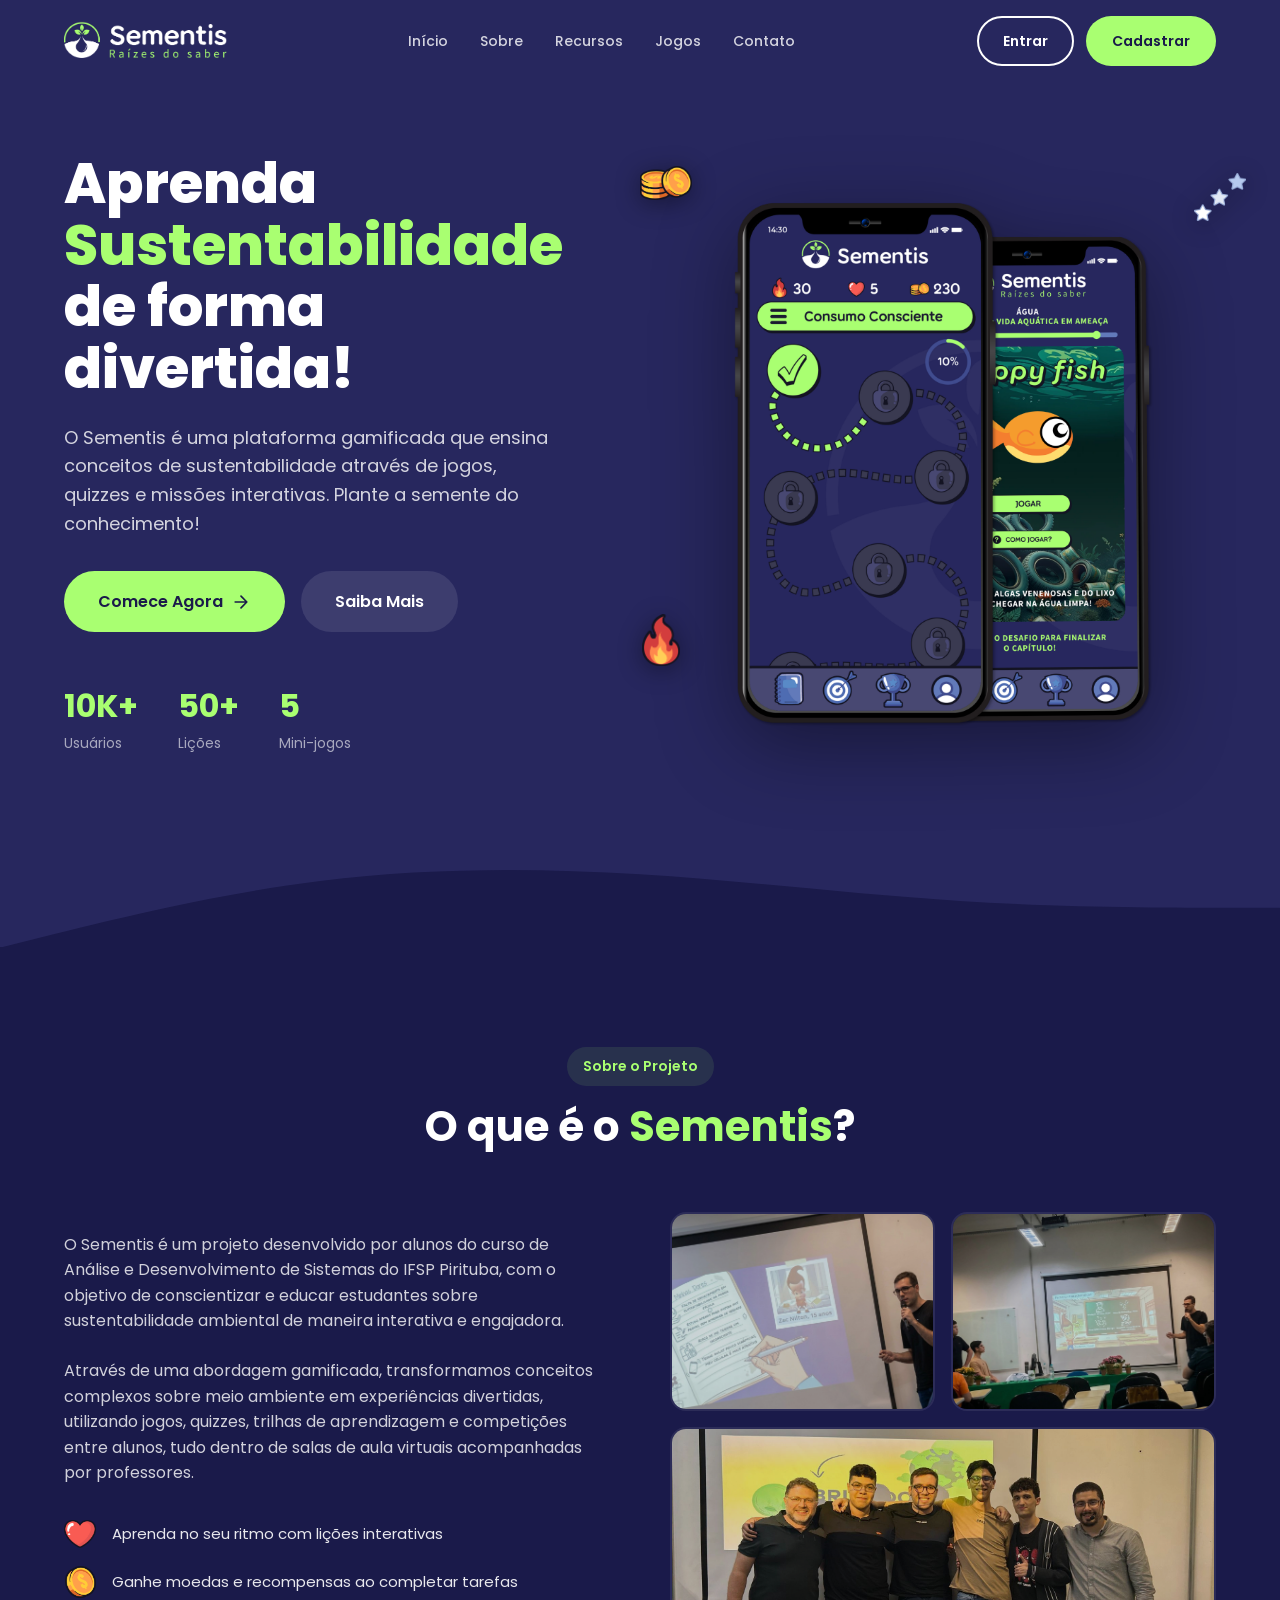
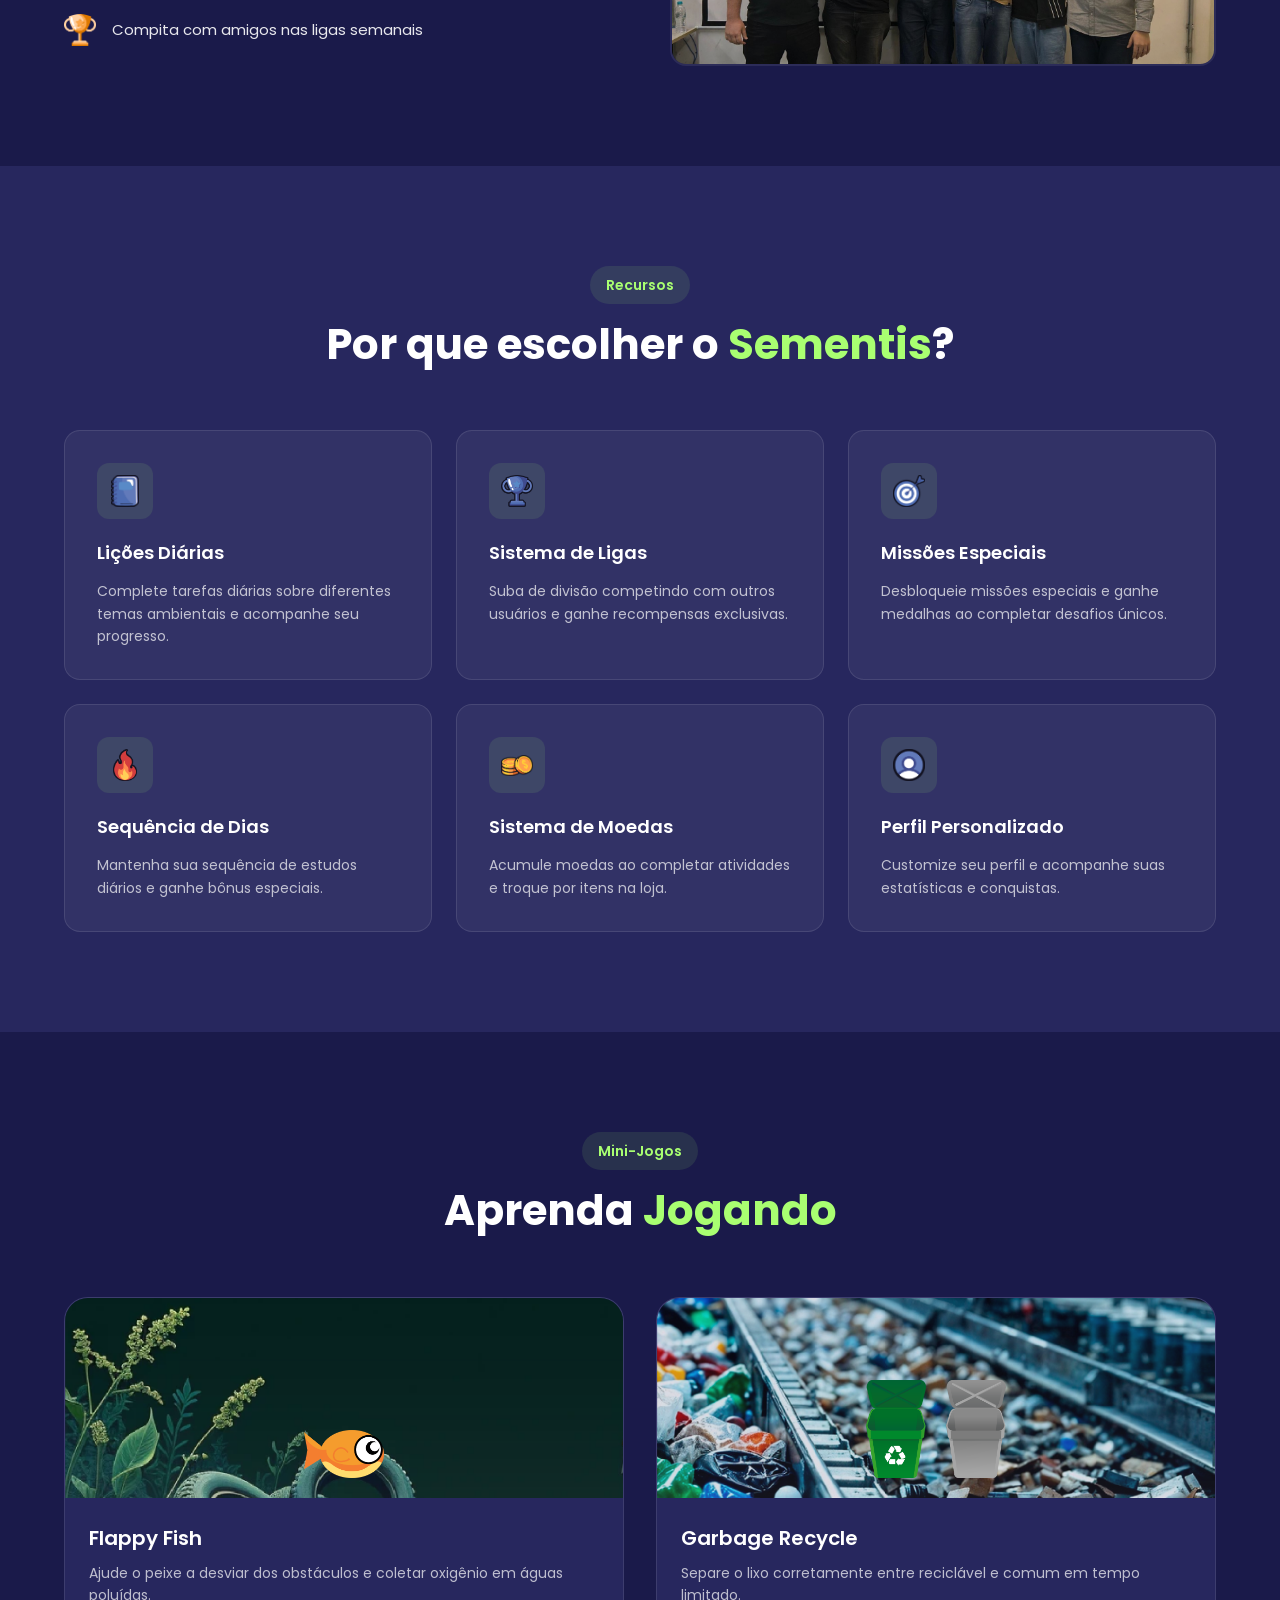
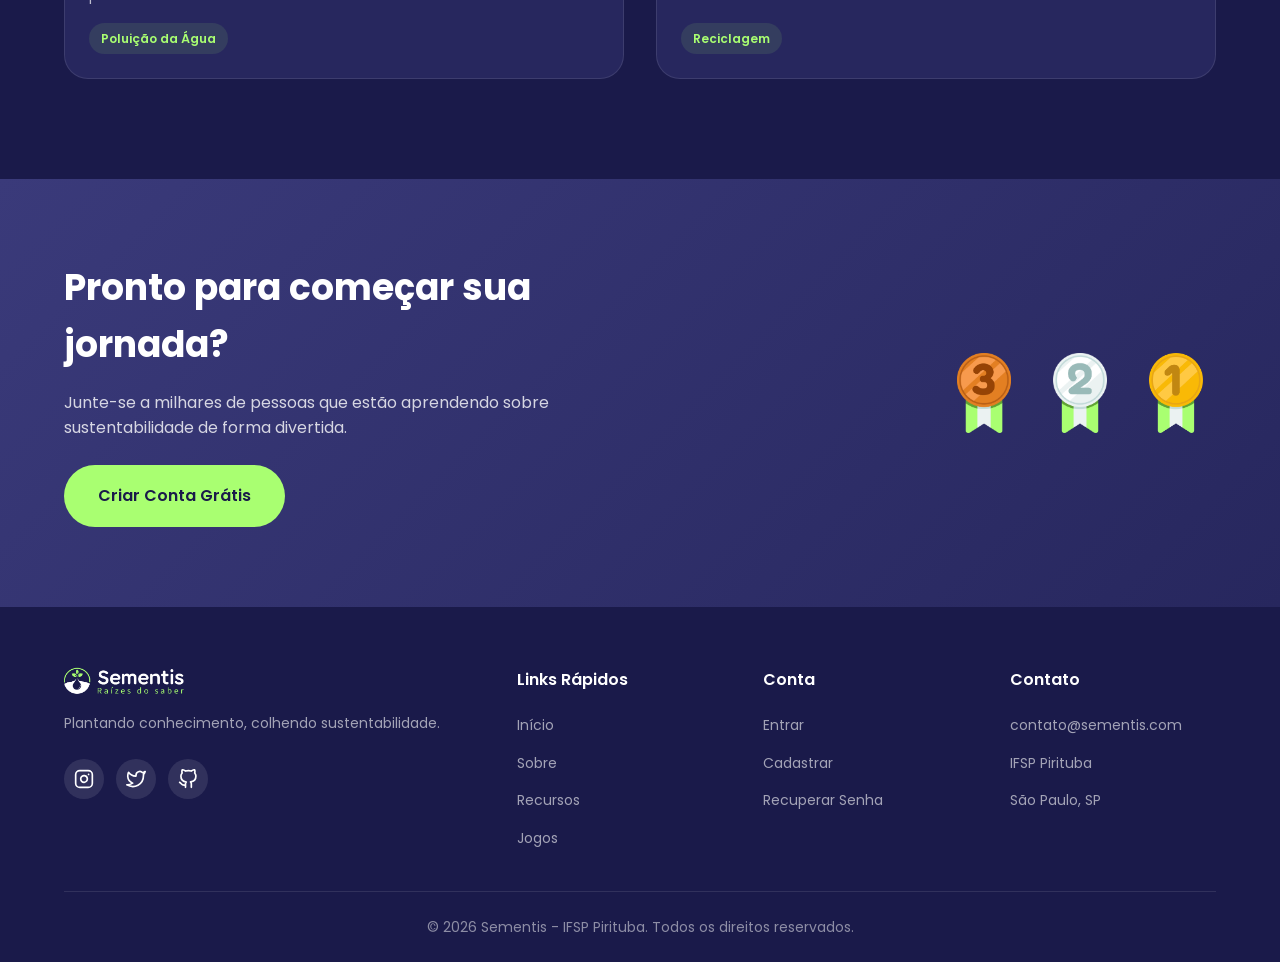
<file: index.html>
<!DOCTYPE html>
<html lang="pt-BR">
<head>
    <meta charset="UTF-8">
    <meta name="viewport" content="width=device-width, initial-scale=1.0">
    <meta name="theme-color" content="#1a1a4a">
    <meta name="application-name" content="Sementis">
    <link rel="manifest" href="pwa/manifest.webmanifest">
    <link rel="icon" href="assets/icons/pwa-icon.svg" type="image/svg+xml">
    <title>Sementis - Aprenda sobre Sustentabilidade</title>
    <link rel="stylesheet" href="css/styles.css">
    <link rel="stylesheet" href="css/landing.css">
    <link href="https://fonts.googleapis.com/css2?family=Poppins:wght@300;400;500;600;700;800&display=swap" rel="stylesheet">
</head>
<body>
    <!-- Header -->
    <header class="header">
        <nav class="nav container">
            <div class="nav__logo">
                <img src="assets/brand/logo_sementis_branco.png" alt="Sementis Logo" class="nav__logo-img">
            </div>
            <ul class="nav__menu" id="navMenu">
                <li><a href="#home" class="nav__link">Início</a></li>
                <li><a href="#about" class="nav__link">Sobre</a></li>
                <li><a href="#features" class="nav__link">Recursos</a></li>
                <li><a href="#games" class="nav__link">Jogos</a></li>
                <li><a href="#contact" class="nav__link">Contato</a></li>
            </ul>
            <div class="nav__actions" id="auth-actions"> <!-- Pedro Santos: id da div auth-actions--> 
                <a href="login.html" class="btn btn--outline">Entrar</a>
                <a href="login.html#register" class="btn btn--primary">Cadastrar</a>
            </div>
            <button class="nav__toggle" id="navToggle">
                <span></span>
                <span></span>
                <span></span>
            </button>
        </nav>
    </header>

    <!-- Hero Section -->
    <section class="hero" id="home">
        <div class="hero__container container">
            <div class="hero__content">
                <h1 class="hero__title">
                    Aprenda <span class="highlight">Sustentabilidade</span> de forma divertida!
                </h1>
                <p class="hero__description">
                    O Sementis é uma plataforma gamificada que ensina conceitos de sustentabilidade 
                    através de jogos, quizzes e missões interativas. Plante a semente do conhecimento!
                </p>
                <div class="hero__buttons">
                    <a href="login.html#register" class="btn btn--primary btn--large">
                        Comece Agora
                        <svg xmlns="http://www.w3.org/2000/svg" width="20" height="20" viewBox="0 0 24 24" fill="none" stroke="currentColor" stroke-width="2" stroke-linecap="round" stroke-linejoin="round">
                            <path d="M5 12h14M12 5l7 7-7 7"/>
                        </svg>
                    </a>
                    <a href="#about" class="btn btn--ghost btn--large">Saiba Mais</a>
                </div>
                <div class="hero__stats">
                    <div class="stat">
                        <span class="stat__number">10K+</span>
                        <span class="stat__label">Usuários</span>
                    </div>
                    <div class="stat">
                        <span class="stat__number">50+</span>
                        <span class="stat__label">Lições</span>
                    </div>
                    <div class="stat">
                        <span class="stat__number">5</span>
                        <span class="stat__label">Mini-jogos</span>
                    </div>
                </div>
            </div>
            <div class="hero__image">
                <img src="assets/tela_celular.png" alt="Tela do App Sementis" class="hero__phone-img">
                <div class="hero__floating">
                    <img src="assets/icons/icone_moeda.png" alt="Moeda" class="floating-icon floating-icon--1">
                    <img src="assets/icons/icone_experiencia_prata.png" alt="XP" class="floating-icon floating-icon--2">
                    <img src="assets/icons/icone_sequencia_fogo.png" alt="Streak" class="floating-icon floating-icon--3">
                </div>
            </div>
        </div>
        <div class="hero__wave">
            <svg viewBox="0 0 1440 120" fill="none" xmlns="http://www.w3.org/2000/svg">
                <path d="M0 120L60 105C120 90 240 60 360 45C480 30 600 30 720 37.5C840 45 960 60 1080 67.5C1200 75 1320 75 1380 75L1440 75V120H1380C1320 120 1200 120 1080 120C960 120 840 120 720 120C600 120 480 120 360 120C240 120 120 120 60 120H0Z" fill="#1a1a4a"/>
            </svg>
        </div>
    </section>

    <!-- About Section -->
    <section class="about" id="about">
        <div class="container">
            <div class="section__header">
                <span class="section__tag">Sobre o Projeto</span>
                <h2 class="section__title">O que é o <span class="highlight">Sementis</span>?</h2>
            </div>
            <div class="about__content">
                <div class="about__text">
                    <p>
                        O Sementis é um projeto desenvolvido por alunos do curso de 
                        Análise e Desenvolvimento de Sistemas do IFSP Pirituba, com o objetivo de 
                        conscientizar e educar estudantes sobre sustentabilidade ambiental de maneira 
                        interativa e engajadora.
                    </p>
                    <p>
                        Através de uma abordagem gamificada, transformamos conceitos complexos sobre 
                        meio ambiente em experiências divertidas, utilizando jogos, quizzes, trilhas de 
                        aprendizagem e competições entre alunos, tudo dentro de salas de aula virtuais 
                        acompanhadas por professores.
                    </p>
                    <ul class="about__list">
                        <li>
                            <img src="assets/icons/icone_vida.png" alt="✓" class="about__icon">
                            <span>Aprenda no seu ritmo com lições interativas</span>
                        </li>
                        <li>
                            <img src="assets/icons/icone_moeda_unica.png" alt="✓" class="about__icon">
                            <span>Ganhe moedas e recompensas ao completar tarefas</span>
                        </li>
                        <li>
                            <img src="assets/ligas/liga_trofeu_bronze.png" alt="✓" class="about__icon">
                            <span>Compita com amigos nas ligas semanais</span>
                        </li>
                    </ul>
                </div>
                <div class="about__photos">
                    <div class="about__photo about__photo--1">
                        <img src="assets/presentation/3.jpeg" alt="Equipe Sementis">
                    </div>
                    <div class="about__photo about__photo--2">
                        <img src="assets/presentation/2.jpeg" alt="Equipe Sementis">
                    </div>
                    <div class="about__photo about__photo--3">
                        <img src="assets/presentation/1.jpeg" alt="Equipe Sementis">
                    </div>
                </div>
            </div>
        </div>
    </section>

    <!-- Features Section -->
    <section class="features" id="features">
        <div class="container">
            <div class="section__header">
                <span class="section__tag">Recursos</span>
                <h2 class="section__title">Por que escolher o <span class="highlight">Sementis</span>?</h2>
            </div>
            <div class="features__grid">
                <div class="feature-card">
                    <div class="feature-card__icon">
                        <img src="assets/icons/menu_rodape_tarefa.png" alt="Tarefas">
                    </div>
                    <h3 class="feature-card__title">Lições Diárias</h3>
                    <p class="feature-card__description">
                        Complete tarefas diárias sobre diferentes temas ambientais e acompanhe seu progresso.
                    </p>
                </div>
                <div class="feature-card">
                    <div class="feature-card__icon">
                        <img src="assets/icons/menu_rodape_trofeu_liga.png" alt="Liga">
                    </div>
                    <h3 class="feature-card__title">Sistema de Ligas</h3>
                    <p class="feature-card__description">
                        Suba de divisão competindo com outros usuários e ganhe recompensas exclusivas.
                    </p>
                </div>
                <div class="feature-card">
                    <div class="feature-card__icon">
                        <img src="assets/icons/menu_rodape_alvo.png" alt="Missões">
                    </div>
                    <h3 class="feature-card__title">Missões Especiais</h3>
                    <p class="feature-card__description">
                        Desbloqueie missões especiais e ganhe medalhas ao completar desafios únicos.
                    </p>
                </div>
                <div class="feature-card">
                    <div class="feature-card__icon">
                        <img src="assets/icons/icone_sequencia_fogo.png" alt="Sequência">
                    </div>
                    <h3 class="feature-card__title">Sequência de Dias</h3>
                    <p class="feature-card__description">
                        Mantenha sua sequência de estudos diários e ganhe bônus especiais.
                    </p>
                </div>
                <div class="feature-card">
                    <div class="feature-card__icon">
                        <img src="assets/icons/icone_moeda.png" alt="Moedas">
                    </div>
                    <h3 class="feature-card__title">Sistema de Moedas</h3>
                    <p class="feature-card__description">
                        Acumule moedas ao completar atividades e troque por itens na loja.
                    </p>
                </div>
                <div class="feature-card">
                    <div class="feature-card__icon">
                        <img src="assets/icons/menu_rodape_usuario.png" alt="Perfil">
                    </div>
                    <h3 class="feature-card__title">Perfil Personalizado</h3>
                    <p class="feature-card__description">
                        Customize seu perfil e acompanhe suas estatísticas e conquistas.
                    </p>
                </div>
            </div>
        </div>
    </section>

    <!-- Games Section -->
    <section class="games" id="games">
        <div class="container">
            <div class="section__header">
                <span class="section__tag">Mini-Jogos</span>
                <h2 class="section__title">Aprenda <span class="highlight">Jogando</span></h2>
            </div>
            <div class="games__grid">
                <div class="game-card">
                    <div class="game-card__image">
                        <img src="assets/jogos/flappy-fish/jogo_flappy_fish_background.png" alt="Flappy Fish Background" class="game-card__bg">
                        <img src="assets/jogos/flappy-fish/jogo_flappy_fish_peixe.png" alt="Flappy Fish" class="game-card__character">
                    </div>
                    <div class="game-card__content">
                        <h3 class="game-card__title">Flappy Fish</h3>
                        <p class="game-card__description">
                            Ajude o peixe a desviar dos obstáculos e coletar oxigênio em águas poluídas.
                        </p>
                        <span class="game-card__tag">Poluição da Água</span>
                    </div>
                </div>
                <div class="game-card">
                    <div class="game-card__image">
                        <img src="assets/jogos/garbage-recycle/jogo_garbage_recycle_background.png" alt="Garbage Recycle Background" class="game-card__bg">
                        <div class="game-card__items">
                            <img src="assets/jogos/garbage-recycle/jogo_garbage_recycle_cesto_lixo_reciclavel.png" alt="Lixeira Reciclável" class="game-card__bin">
                            <img src="assets/jogos/garbage-recycle/jogo_garbage_recycle_cesto_lixo_comum.png" alt="Lixeira Comum" class="game-card__bin">
                        </div>
                    </div>
                    <div class="game-card__content">
                        <h3 class="game-card__title">Garbage Recycle</h3>
                        <p class="game-card__description">
                            Separe o lixo corretamente entre reciclável e comum em tempo limitado.
                        </p>
                        <span class="game-card__tag">Reciclagem</span>
                    </div>
                </div>
            </div>
        </div>
    </section>

    <!-- CTA Section -->
    <section class="cta">
        <div class="container">
            <div class="cta__content">
                <h2 class="cta__title">Pronto para começar sua jornada?</h2>
                <p class="cta__description">
                    Junte-se a milhares de pessoas que estão aprendendo sobre sustentabilidade de forma divertida.
                </p>
                <a href="login.html#register" class="btn btn--primary btn--large">
                    Criar Conta Grátis
                </a>
            </div>
            <div class="cta__badges">
                <img src="assets/ligas/liga_medalha_bronze.png" alt="Bronze" class="cta__badge">
                <img src="assets/ligas/liga_medalha_prata.png" alt="Prata" class="cta__badge">
                <img src="assets/ligas/liga_medalha_ouro.png" alt="Ouro" class="cta__badge">
            </div>
        </div>
    </section>

    <!-- Footer -->
    <footer class="footer" id="contact">
        <div class="container">
            <div class="footer__grid">
                <div class="footer__brand">
                    <img src="assets/brand/logo_sementis_branco.png" alt="Sementis" class="footer__logo">
                    <p class="footer__description">
                        Plantando conhecimento, colhendo sustentabilidade.
                    </p>
                    <div class="footer__social">
                        <a href="#" class="social-link" aria-label="Instagram">
                            <svg xmlns="http://www.w3.org/2000/svg" width="20" height="20" viewBox="0 0 24 24" fill="none" stroke="currentColor" stroke-width="2" stroke-linecap="round" stroke-linejoin="round">
                                <rect x="2" y="2" width="20" height="20" rx="5" ry="5"/>
                                <path d="M16 11.37A4 4 0 1 1 12.63 8 4 4 0 0 1 16 11.37z"/>
                                <line x1="17.5" y1="6.5" x2="17.51" y2="6.5"/>
                            </svg>
                        </a>
                        <a href="#" class="social-link" aria-label="Twitter">
                            <svg xmlns="http://www.w3.org/2000/svg" width="20" height="20" viewBox="0 0 24 24" fill="none" stroke="currentColor" stroke-width="2" stroke-linecap="round" stroke-linejoin="round">
                                <path d="M23 3a10.9 10.9 0 0 1-3.14 1.53 4.48 4.48 0 0 0-7.86 3v1A10.66 10.66 0 0 1 3 4s-4 9 5 13a11.64 11.64 0 0 1-7 2c9 5 20 0 20-11.5a4.5 4.5 0 0 0-.08-.83A7.72 7.72 0 0 0 23 3z"/>
                            </svg>
                        </a>
                        <a href="#" class="social-link" aria-label="GitHub">
                            <svg xmlns="http://www.w3.org/2000/svg" width="20" height="20" viewBox="0 0 24 24" fill="none" stroke="currentColor" stroke-width="2" stroke-linecap="round" stroke-linejoin="round">
                                <path d="M9 19c-5 1.5-5-2.5-7-3m14 6v-3.87a3.37 3.37 0 0 0-.94-2.61c3.14-.35 6.44-1.54 6.44-7A5.44 5.44 0 0 0 20 4.77 5.07 5.07 0 0 0 19.91 1S18.73.65 16 2.48a13.38 13.38 0 0 0-7 0C6.27.65 5.09 1 5.09 1A5.07 5.07 0 0 0 5 4.77a5.44 5.44 0 0 0-1.5 3.78c0 5.42 3.3 6.61 6.44 7A3.37 3.37 0 0 0 9 18.13V22"/>
                            </svg>
                        </a>
                    </div>
                </div>
                <div class="footer__links">
                    <h4>Links Rápidos</h4>
                    <ul>
                        <li><a href="#home">Início</a></li>
                        <li><a href="#about">Sobre</a></li>
                        <li><a href="#features">Recursos</a></li>
                        <li><a href="#games">Jogos</a></li>
                    </ul>
                </div>
                <div class="footer__links">
                    <h4>Conta</h4>
                    <ul>
                        <li><a href="login.html">Entrar</a></li>
                        <li><a href="login.html#register">Cadastrar</a></li>
                        <li><a href="#">Recuperar Senha</a></li>
                    </ul>
                </div>
                <div class="footer__links">
                    <h4>Contato</h4>
                    <ul>
                        <li><a href="mailto:contato@sementis.com">contato@sementis.com</a></li>
                        <li><a href="#">IFSP Pirituba</a></li>
                        <li><a href="#">São Paulo, SP</a></li>
                    </ul>
                </div>
            </div>
            <div class="footer__bottom">
                <p>&copy; 2026 Sementis - IFSP Pirituba. Todos os direitos reservados.</p>
            </div>
        </div>
    </footer>

    <script src="pwa/pwa-register.js"></script>
    <script src="js/main.js"></script>
</body>
</html>
</file>
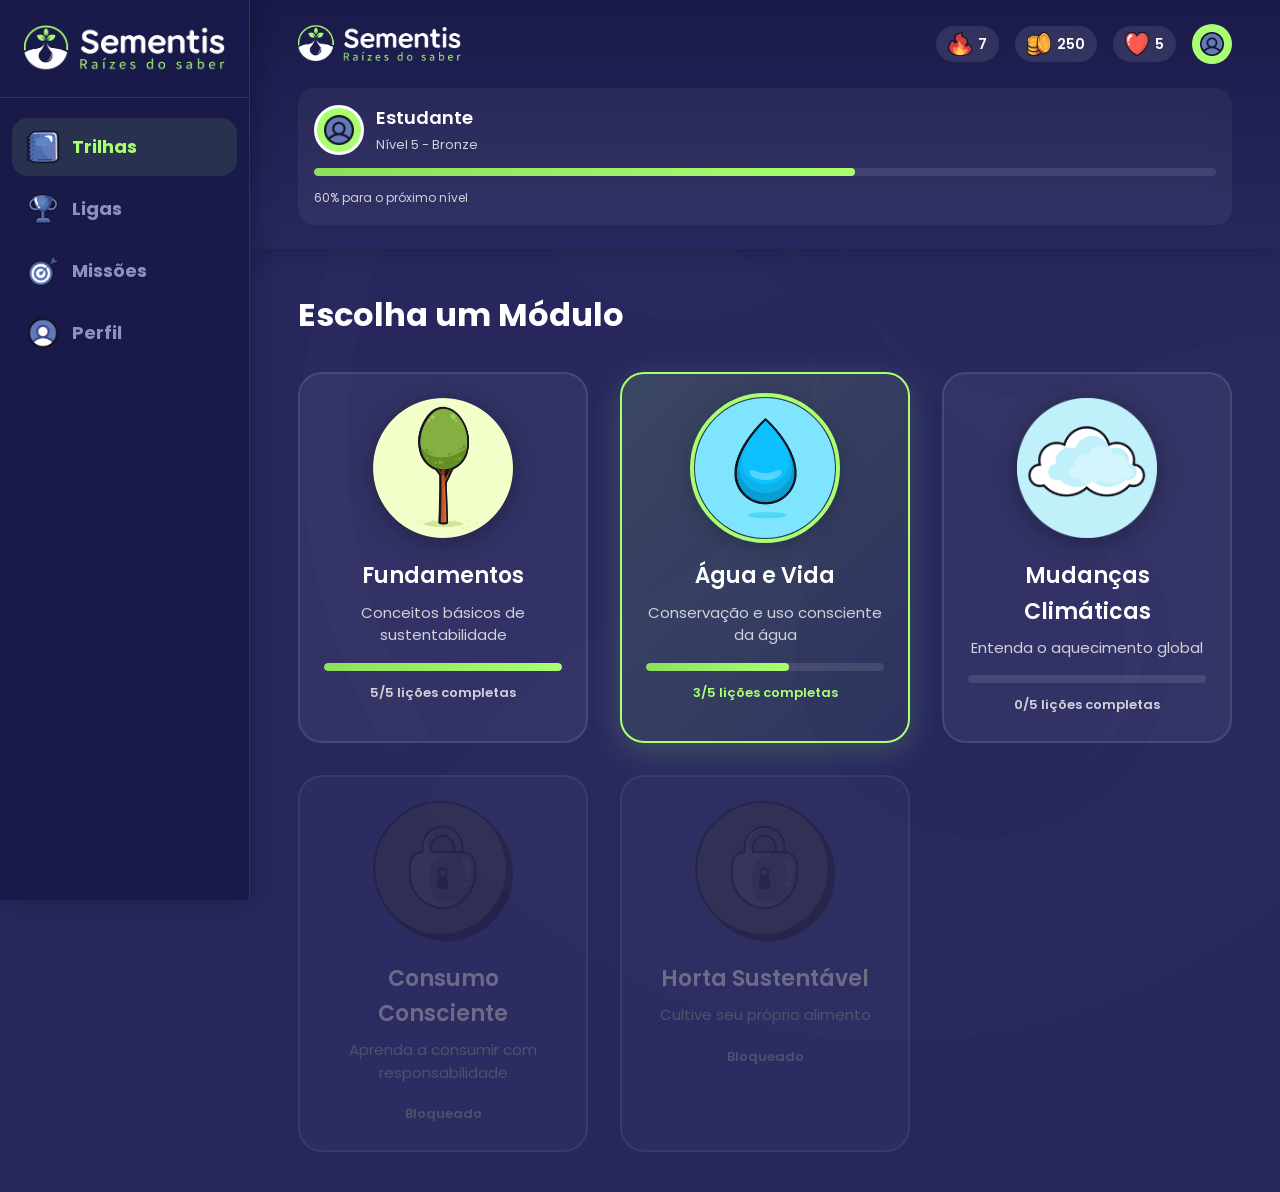
<file: home.html>
<!DOCTYPE html>
<html lang="pt-BR">
<head>
    <meta charset="UTF-8">
    <meta name="viewport" content="width=device-width, initial-scale=1.0">
    <meta name="theme-color" content="#1a1a4a">
    <meta name="application-name" content="Sementis">
    <link rel="manifest" href="pwa/manifest.webmanifest">
    <link rel="icon" href="assets/icons/pwa-icon.svg" type="image/svg+xml">
    <title>Sementis - Trilhas de Aprendizado</title>
    <link rel="stylesheet" href="css/styles.css">
    <link rel="stylesheet" href="css/home.css">
    <link rel="stylesheet" href="css/shared-navbar.css">
    <link href="https://fonts.googleapis.com/css2?family=Poppins:wght@300;400;500;600;700;800&display=swap" rel="stylesheet">
</head>
<body class="home-page">
    <!-- Header -->
    <header class="home-header">
        <div class="header-top">
            <a href="index.html" aria-label="Ir para a pagina inicial" class="header-logo-link">
                <img src="assets/brand/logo_sementis_branco.png" alt="Sementis Logo" class="header-logo">
            </a>
            <div class="user-stats">
                <div class="stat-item">
                    <img src="assets/icons/icone_sequencia_fogo.png" alt="Sequência" class="stat-icon">
                    <span class="stat-value">7</span>
                </div>
                <div class="stat-item">
                    <img src="assets/icons/icone_moeda.png" alt="Moedas" class="stat-icon">
                    <span class="stat-value">250</span>
                </div>
                <div class="stat-item">
                    <img src="assets/icons/icone_vida.png" alt="Vidas" class="stat-icon">
                    <span class="stat-value">5</span>
                </div>
                <button class="profile-btn">
                    <img src="assets/icons/icone_usuario.png" alt="Perfil">
                </button>
            </div>
        </div>

        <div class="user-progress">
            <div class="user-info">
                <div class="user-avatar">
                    <img src="assets/icons/icone_usuario.png" alt="Avatar">
                </div>
                <div class="user-details">
                    <h2 class="user-name">Estudante</h2>
                    <p class="user-level">Nível 5 - Bronze</p>
                </div>
            </div>
            <div class="progress-bar">
                <div class="progress-fill" style="width: 60%"></div>
            </div>
            <span class="progress-text">60% para o próximo nível</span>
        </div>
    </header>

    <!-- Main Content -->
    <main class="home-content">
        <!-- Modules View (default landing page) -->
        <div class="modules-view" style="display: block;">
            <div class="modules-header">
                <h1 class="modules-title">Escolha um Módulo</h1>
            </div>
            <div class="modules-grid">
                <!-- Module 1: Básico -->
                <div class="module-card" data-module="basico">
                    <div class="module-icon-wrapper">
                        <img src="assets/tarefas/tarefa_basico1.png" alt="Básico" class="module-icon">
                    </div>
                    <h3 class="module-title">Fundamentos</h3>
                    <p class="module-description">Conceitos básicos de sustentabilidade</p>
                    <div class="module-progress">
                        <div class="module-progress-bar">
                            <div class="module-progress-fill" style="width: 100%"></div>
                        </div>
                        <span class="module-progress-text">5/5 lições completas</span>
                    </div>
                </div>

                <!-- Module 2: Água -->
                <div class="module-card active" data-module="agua">
                    <div class="module-icon-wrapper">
                        <img src="assets/tarefas/tarefa_agua.png" alt="Água" class="module-icon">
                        <div class="module-pulse"></div>
                    </div>
                    <h3 class="module-title">Água e Vida</h3>
                    <p class="module-description">Conservação e uso consciente da água</p>
                    <div class="module-progress">
                        <div class="module-progress-bar">
                            <div class="module-progress-fill" style="width: 60%"></div>
                        </div>
                        <span class="module-progress-text">3/5 lições completas</span>
                    </div>
                </div>

                <!-- Module 3: Clima -->
                <div class="module-card" data-module="clima">
                    <div class="module-icon-wrapper">
                        <img src="assets/tarefas/tarefa_clima.png" alt="Clima" class="module-icon">
                    </div>
                    <h3 class="module-title">Mudanças Climáticas</h3>
                    <p class="module-description">Entenda o aquecimento global</p>
                    <div class="module-progress">
                        <div class="module-progress-bar">
                            <div class="module-progress-fill" style="width: 0%"></div>
                        </div>
                        <span class="module-progress-text">0/5 lições completas</span>
                    </div>
                </div>

                <!-- Module 4: Consumo Consciente -->
                <div class="module-card locked" data-module="consumo">
                    <div class="module-icon-wrapper">
                        <img src="assets/tarefas/tarefa_bloqueada.png" alt="Bloqueado" class="module-icon">
                    </div>
                    <h3 class="module-title">Consumo Consciente</h3>
                    <p class="module-description">Aprenda a consumir com responsabilidade</p>
                    <div class="module-progress">
                        <span class="module-progress-text locked-text">Bloqueado</span>
                    </div>
                </div>

                <!-- Module 5: Horta -->
                <div class="module-card locked" data-module="horta">
                    <div class="module-icon-wrapper">
                        <img src="assets/tarefas/tarefa_bloqueada.png" alt="Bloqueado" class="module-icon">
                    </div>
                    <h3 class="module-title">Horta Sustentável</h3>
                    <p class="module-description">Cultive seu próprio alimento</p>
                    <div class="module-progress">
                        <span class="module-progress-text locked-text">Bloqueado</span>
                    </div>
                </div>
            </div>
        </div>

        <!-- Dashboard View (accessed from bottom nav) -->
        <div class="content-wrapper" style="display: none;">
            <section class="daily-goal">
                <div class="goal-card">
                    <img src="assets/icons/menu_rodape_alvo.png" alt="Meta Diária" class="goal-icon">
                    <div class="goal-info">
                        <h3>Meta Diária</h3>
                        <p>Complete 3 lições hoje</p>
                        <div class="goal-progress">
                            <div class="goal-progress-bar">
                                <div class="goal-progress-fill" style="width: 33%"></div>
                            </div>
                            <span class="goal-count">1/3</span>
                        </div>
                    </div>
                </div>
            </section>

            <section class="learning-trails">
                <div class="trails-header">
                    <div>
                        <h2 class="section-title">Trilhas de Aprendizado</h2>
                        <p class="trail-map-subtitle">Percorra o caminho gamificado inspirado no Duolingo, usando os ícones e cores do Sementis.</p>
                    </div>
                    <div class="trail-legend">
                        <span class="legend-item"><span class="legend-dot completed"></span>Concluída</span>
                        <span class="legend-item"><span class="legend-dot active"></span>Em progresso</span>
                        <span class="legend-item"><span class="legend-dot available"></span>Disponível</span>
                        <span class="legend-item"><span class="legend-dot locked"></span>Bloqueada</span>
                    </div>
                </div>

                <div class="trail-map" id="homeTrailMap">
                    <div class="trail-step completed align-left" data-module="basico" data-trail="basico">
                        <div class="trail-node">
                            <img src="assets/tarefas/tarefa_basico1.png" alt="Fundamentos" class="trail-icon">
                            <span class="trail-badge">Concluída</span>
                        </div>
                        <div class="trail-info">
                            <h3 class="trail-step-title">Fundamentos</h3>
                            <p class="trail-step-description">Conceitos básicos de sustentabilidade</p>
                            <div class="trail-mini-progress">
                                <div class="trail-mini-progress-bar">
                                    <div class="trail-mini-progress-fill" style="width: 100%"></div>
                                </div>
                                <span class="trail-mini-progress-text">5/5 lições</span>
                            </div>
                        </div>
                    </div>

                    <div class="trail-step active align-right" data-module="agua" data-trail="agua">
                        <div class="trail-node">
                            <img src="assets/tarefas/tarefa_agua.png" alt="Água e Vida" class="trail-icon">
                            <span class="trail-badge">Agora</span>
                        </div>
                        <div class="trail-info">
                            <h3 class="trail-step-title">Água e Vida</h3>
                            <p class="trail-step-description">Conservação e uso consciente da água</p>
                            <div class="trail-mini-progress">
                                <div class="trail-mini-progress-bar">
                                    <div class="trail-mini-progress-fill" style="width: 60%"></div>
                                </div>
                                <span class="trail-mini-progress-text">3/5 lições</span>
                            </div>
                        </div>
                    </div>

                    <div class="trail-step available align-left" data-module="clima" data-trail="clima">
                        <div class="trail-node">
                            <img src="assets/tarefas/tarefa_clima.png" alt="Mudanças Climáticas" class="trail-icon">
                            <span class="trail-badge neutral">Liberada</span>
                        </div>
                        <div class="trail-info">
                            <h3 class="trail-step-title">Mudanças Climáticas</h3>
                            <p class="trail-step-description">Entenda o aquecimento global</p>
                            <div class="trail-mini-progress">
                                <div class="trail-mini-progress-bar">
                                    <div class="trail-mini-progress-fill" style="width: 0%"></div>
                                </div>
                                <span class="trail-mini-progress-text">0/5 lições</span>
                            </div>
                        </div>
                    </div>

                    <div class="trail-step locked align-right" data-module="consumo" data-trail="consumo">
                        <div class="trail-node">
                            <img src="assets/tarefas/tarefa_bloqueada.png" alt="Consumo Consciente" class="trail-icon">
                            <span class="trail-badge locked">Bloqueada</span>
                        </div>
                        <div class="trail-info">
                            <h3 class="trail-step-title">Consumo Consciente</h3>
                            <p class="trail-step-description">Aprenda a consumir com responsabilidade</p>
                            <div class="trail-mini-progress">
                                <div class="trail-mini-progress-bar muted"></div>
                                <span class="trail-mini-progress-text locked-text">Bloqueada</span>
                            </div>
                        </div>
                    </div>

                    <div class="trail-step locked align-left" data-module="horta" data-trail="horta">
                        <div class="trail-node">
                            <img src="assets/tarefas/tarefa_bloqueada.png" alt="Horta Sustentável" class="trail-icon">
                            <span class="trail-badge locked">Bloqueada</span>
                        </div>
                        <div class="trail-info">
                            <h3 class="trail-step-title">Horta Sustentável</h3>
                            <p class="trail-step-description">Cultive seu próprio alimento</p>
                            <div class="trail-mini-progress">
                                <div class="trail-mini-progress-bar muted"></div>
                                <span class="trail-mini-progress-text locked-text">Bloqueada</span>
                            </div>
                        </div>
                    </div>
                </div>
            </section>

            <!-- Games Section -->
            <section class="quick-games">
                <h2 class="section-title">Mini-Jogos Rápidos</h2>
                <div class="games-grid">
                    <div class="game-quick-card">
                        <img src="assets/jogos/flappy-fish/jogo_flappy_fish_peixe.png" alt="Flappy Fish" class="game-thumb">
                        <div class="game-overlay">
                            <h3>Flappy Fish</h3>
                            <p>Desvie da poluição</p>
                        </div>
                    </div>
                    <div class="game-quick-card">
                        <img src="assets/jogos/garbage-recycle/jogo_garbage_recycle_cesto_lixo_reciclavel.png" alt="Garbage Recycle" class="game-thumb">
                        <div class="game-overlay">
                            <h3>Garbage Recycle</h3>
                            <p>Separe o lixo</p>
                        </div>
                    </div>
                </div>
            </section>

            <!-- Achievements Preview -->
            <section class="achievements-preview">
                <h2 class="section-title">Conquistas Recentes</h2>
                <div class="achievements-grid">
                    <div class="achievement-card">
                        <img src="assets/ligas/liga_medalha_bronze.png" alt="Medalha Bronze">
                        <p>Primeira Lição</p>
                    </div>
                    <div class="achievement-card">
                        <img src="assets/ligas/missao_alvo_bronze.png" alt="Missão Bronze">
                        <p>3 Dias Seguidos</p>
                    </div>
                    <div class="achievement-card locked-achievement">
                        <img src="assets/ligas/liga_trofeu_bloqueado.png" alt="Bloqueado">
                        <p>Bloqueado</p>
                    </div>
                </div>
            </section>
        </div>
    </main>

    <div id="shared-navbar-root"></div>

    <script src="pwa/pwa-register.js"></script>
    <script src="js/shared-navbar.js"></script>
    <script src="js/main.js"></script>
    <script src="js/home.js"></script>
</body>
</html>
</file>
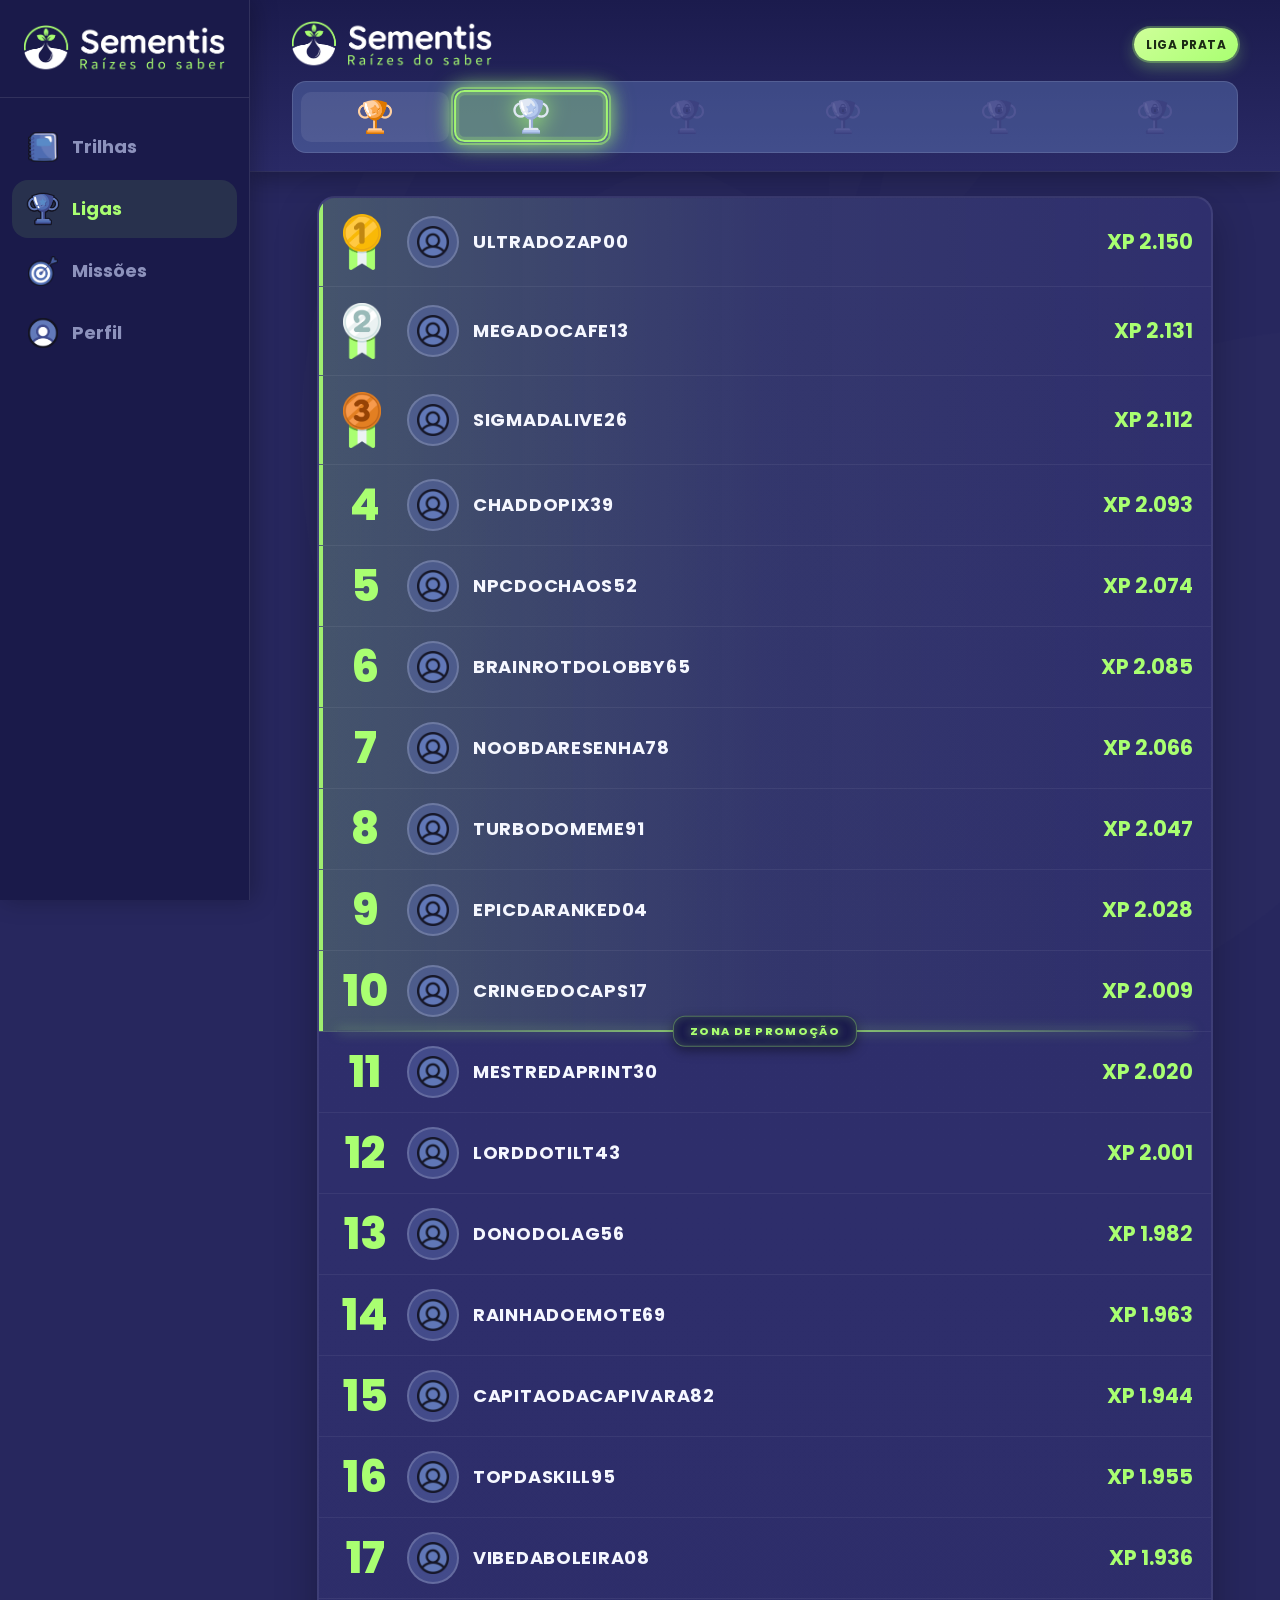
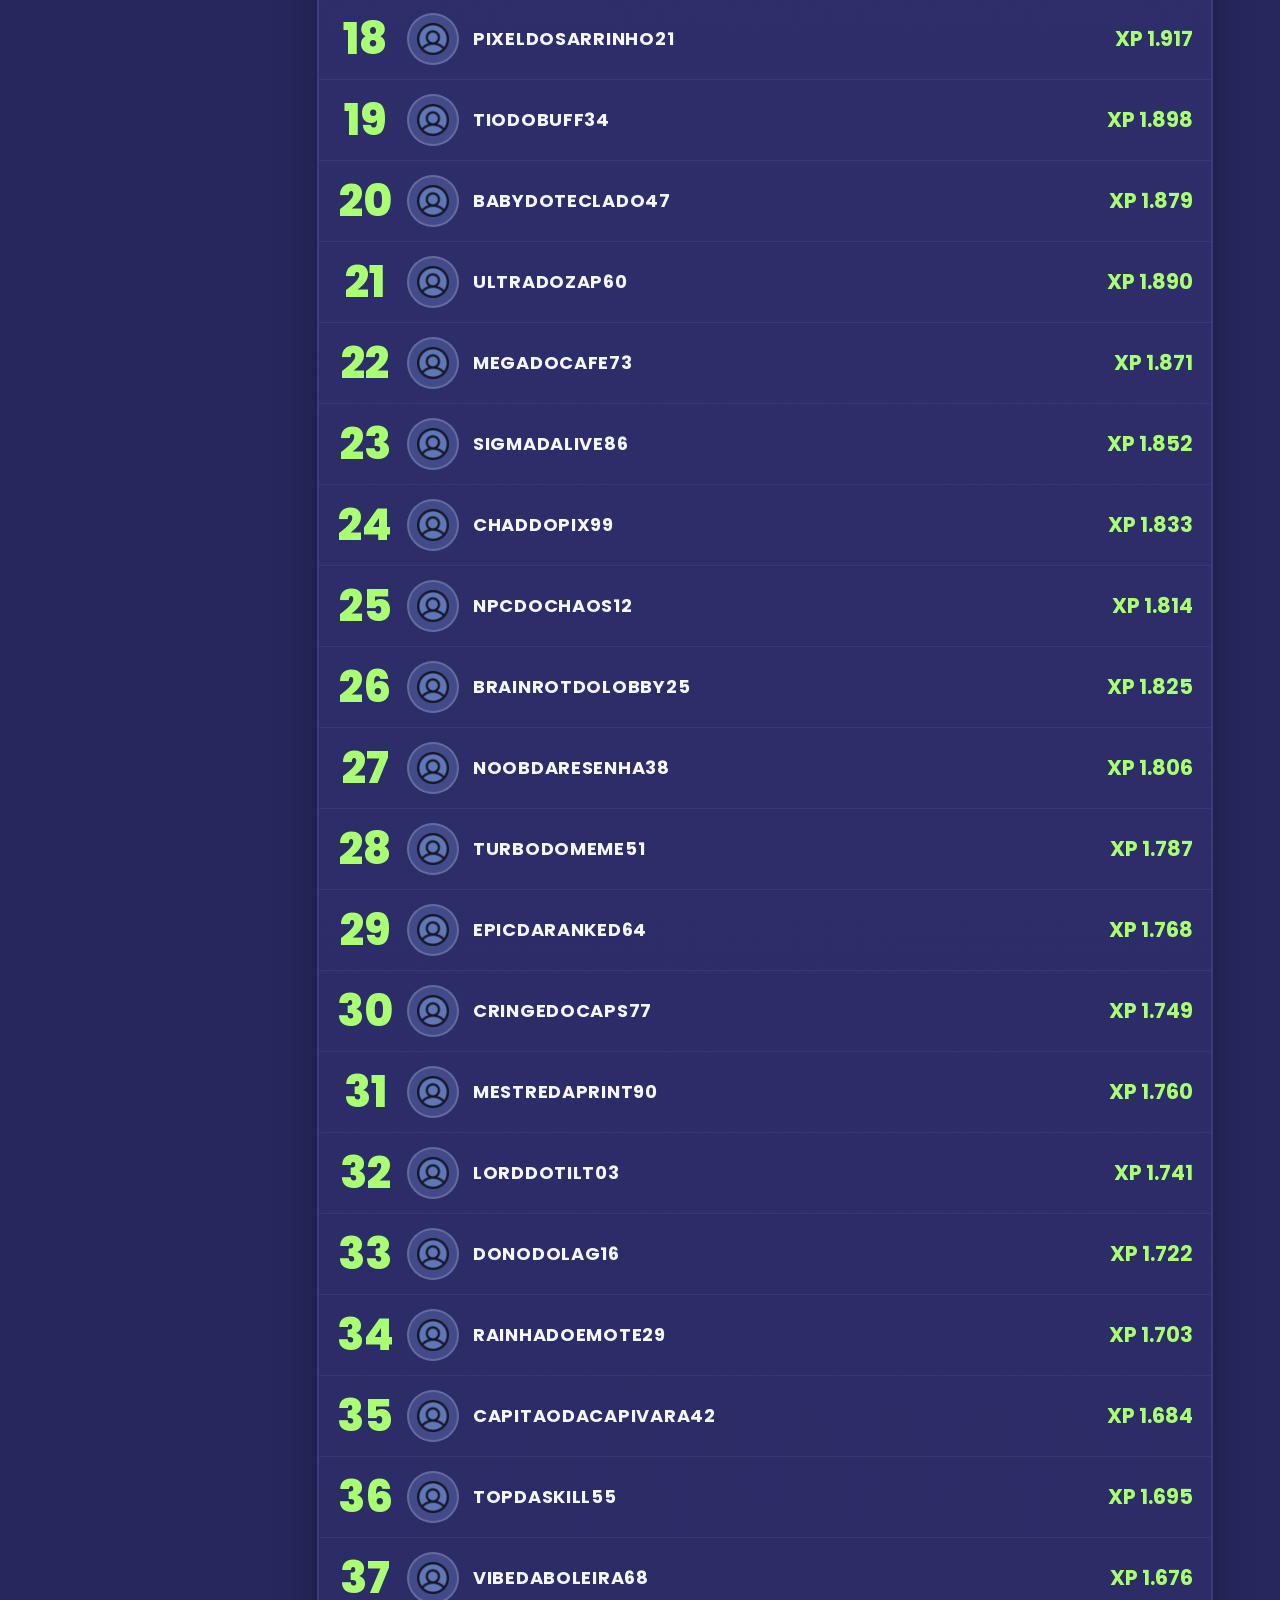
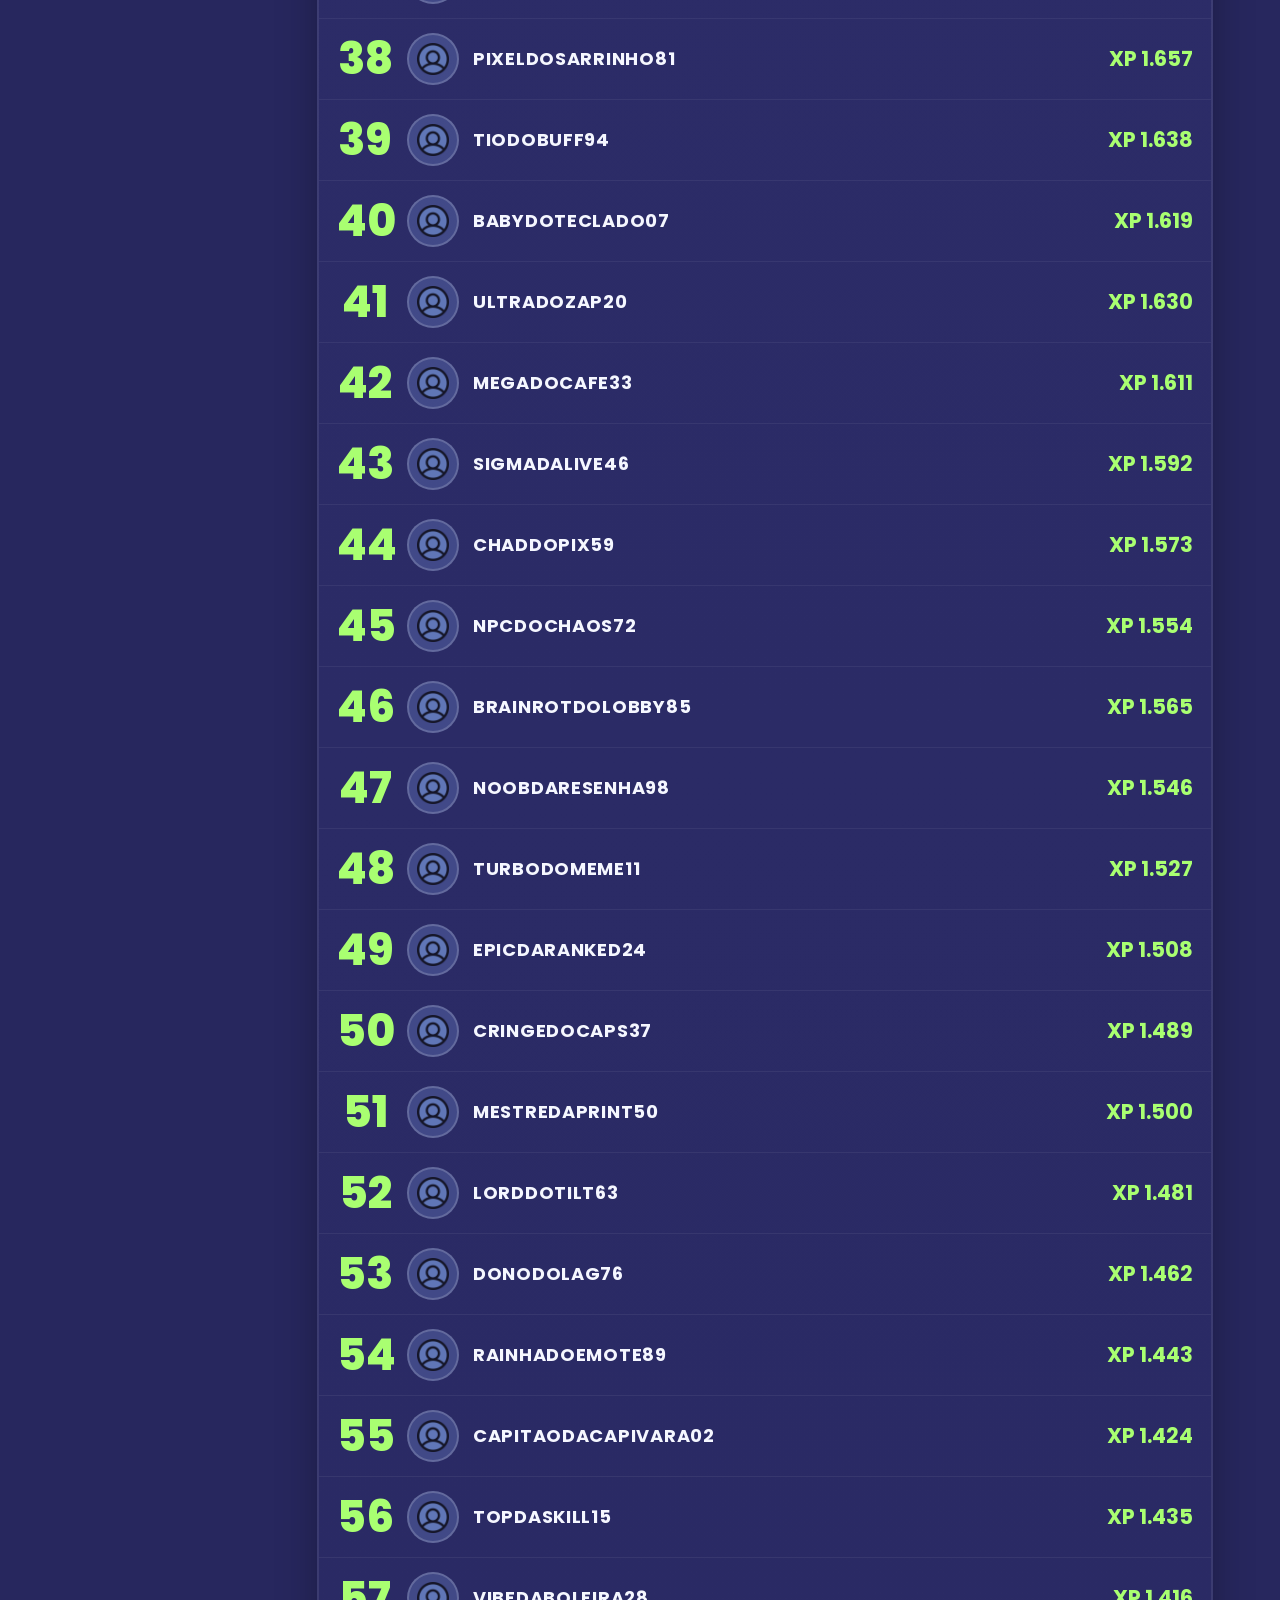
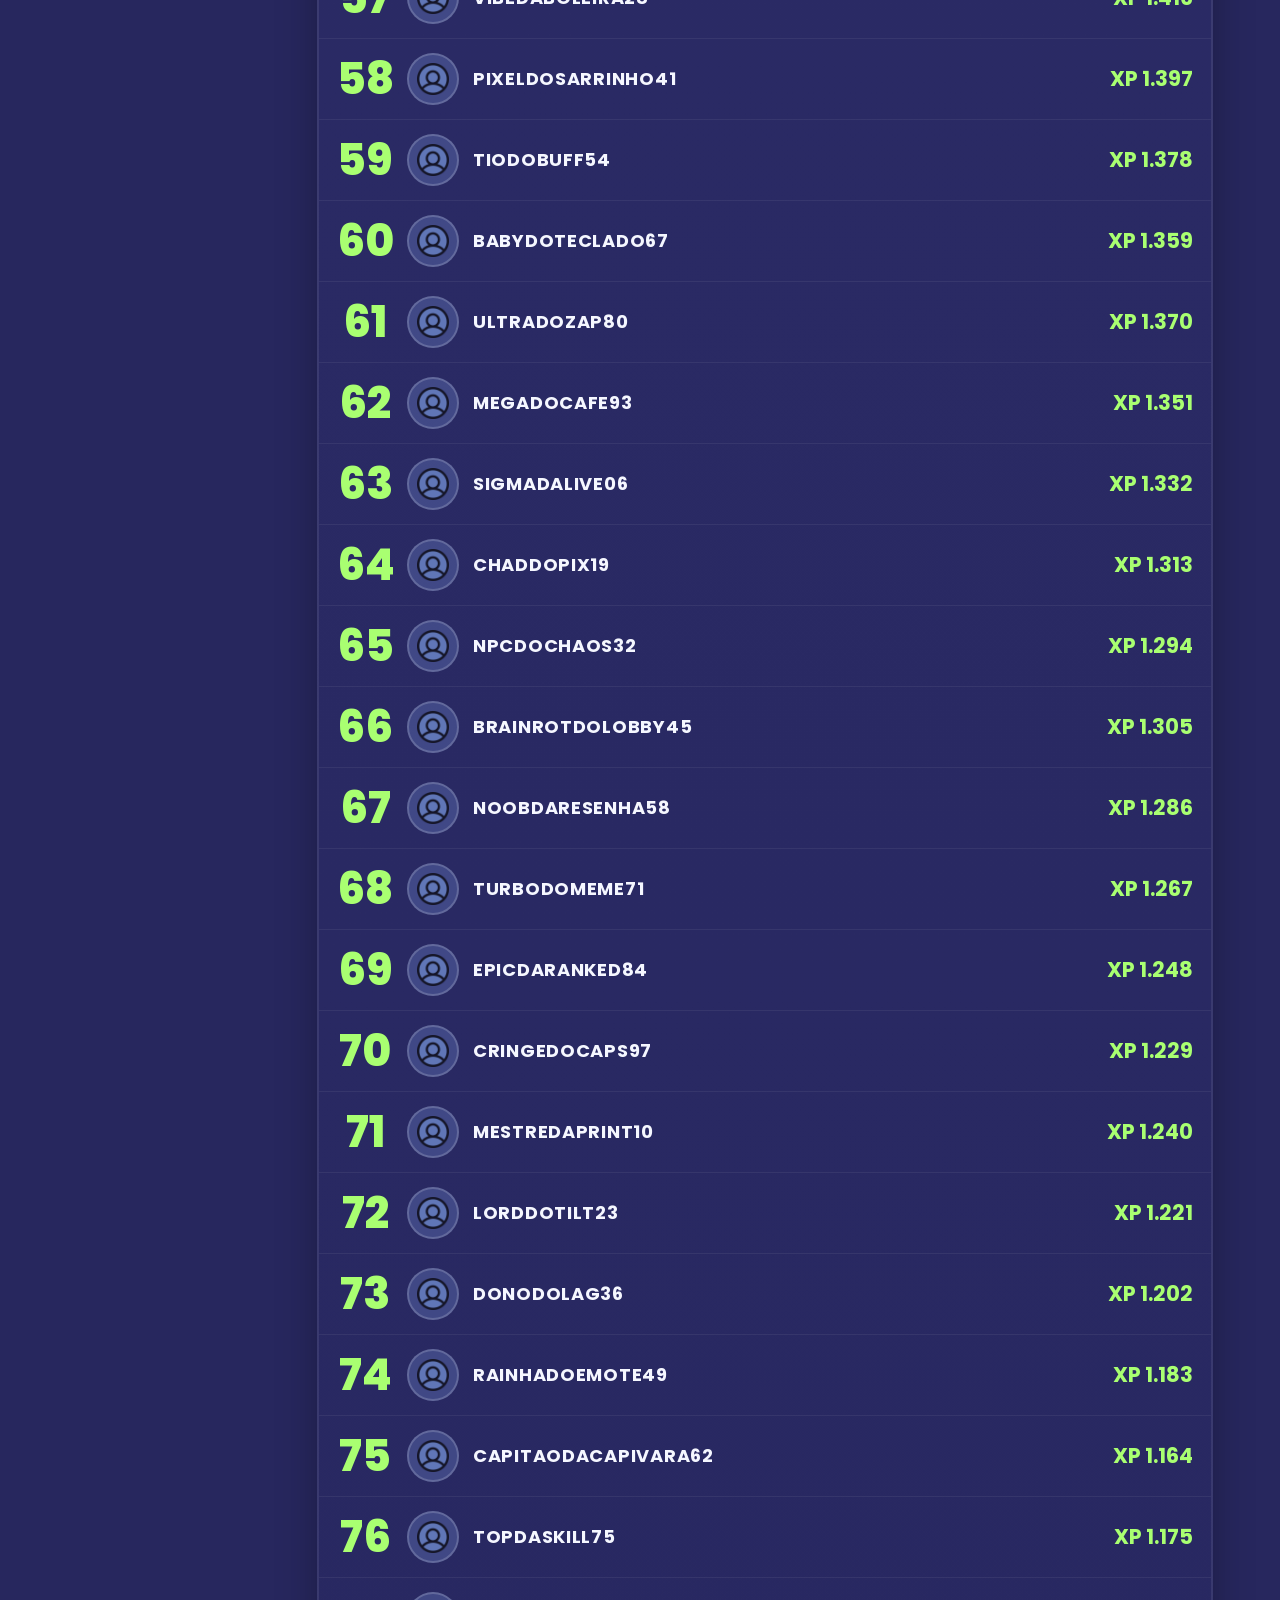
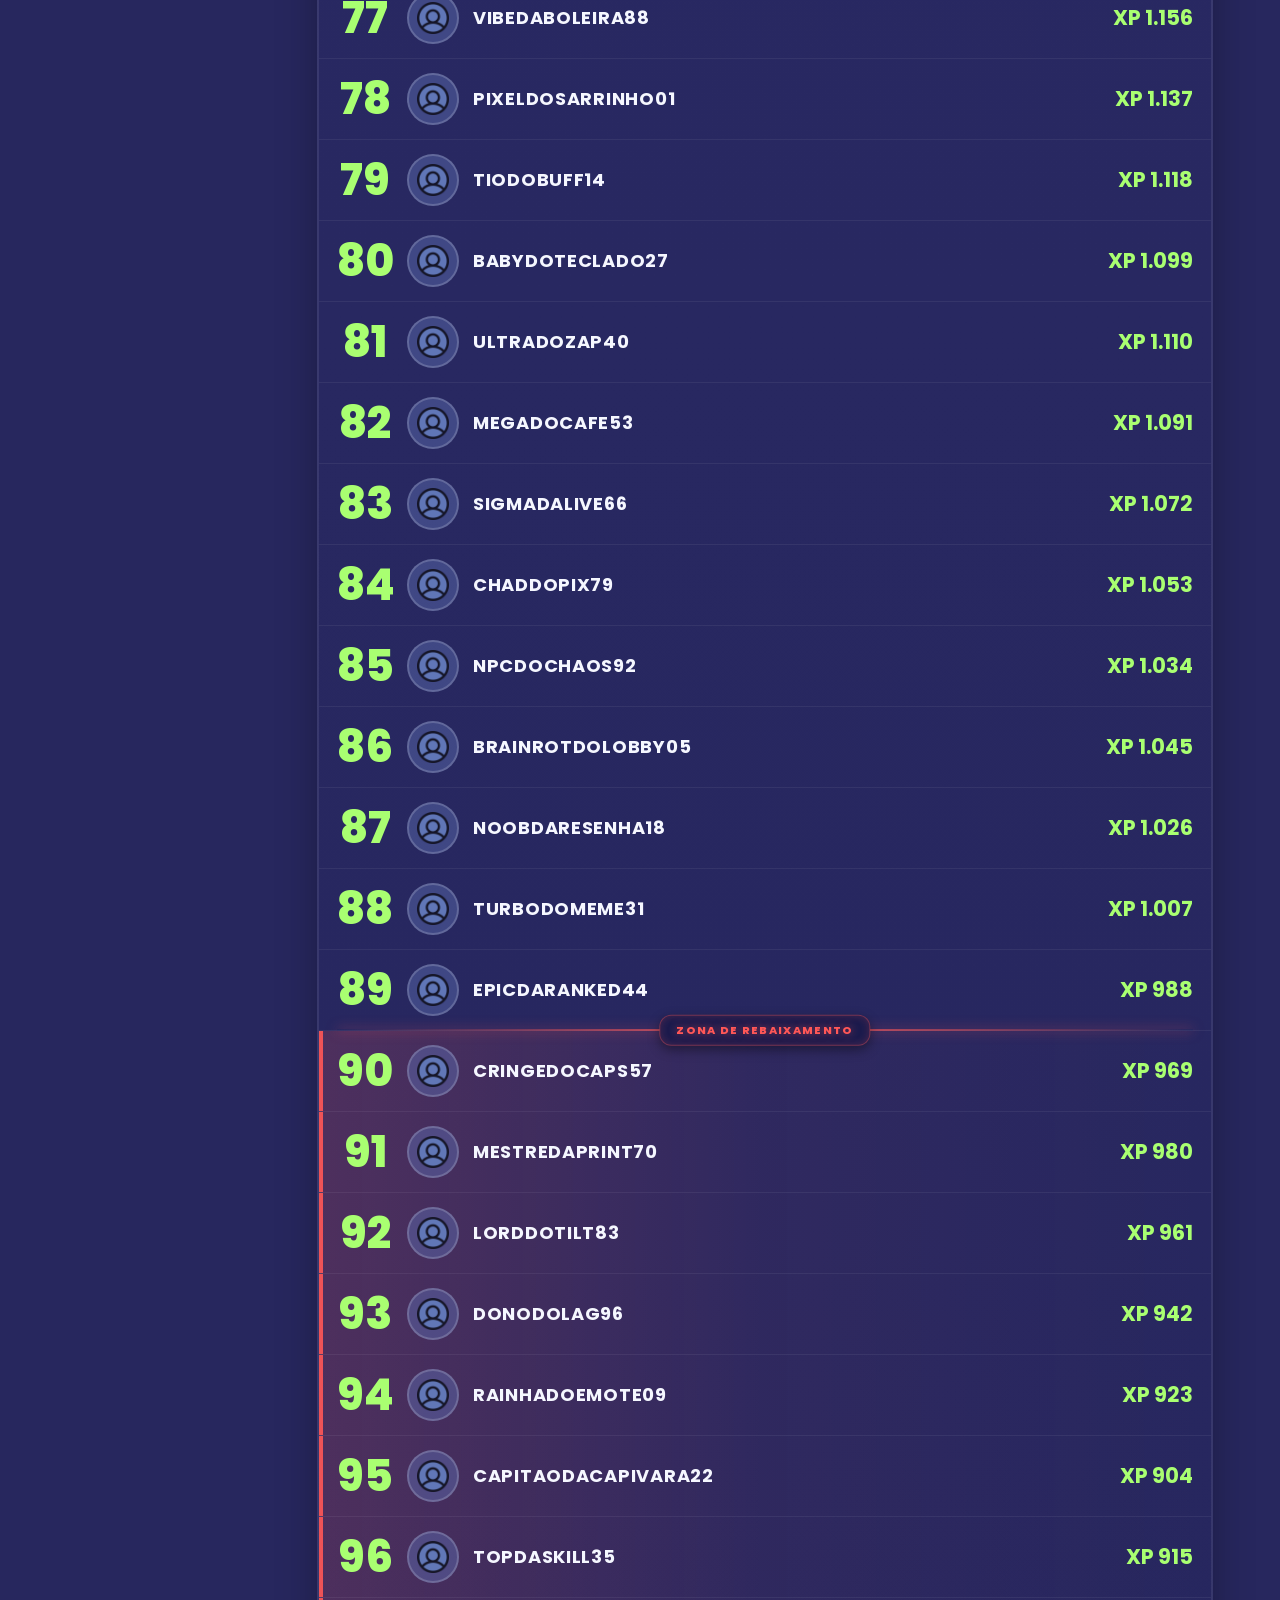
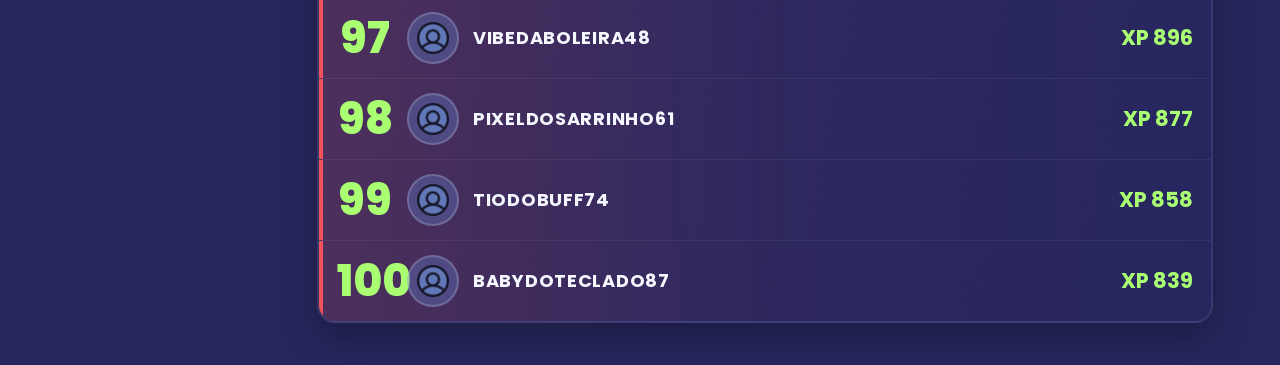
<file: ligas.html>
<!DOCTYPE html>
<html lang="pt-BR">
<head>
    <meta charset="UTF-8">
    <meta name="viewport" content="width=device-width, initial-scale=1.0">
    <meta name="theme-color" content="#1a1a4a">
    <meta name="application-name" content="Sementis">
    <link rel="manifest" href="pwa/manifest.webmanifest">
    <link rel="icon" href="assets/icons/pwa-icon.svg" type="image/svg+xml">
    <title>Sementis - Ligas</title>
    <link rel="stylesheet" href="css/styles.css">
    <link rel="stylesheet" href="css/ligas.css">
    <link rel="stylesheet" href="css/shared-navbar.css">
    <link href="https://fonts.googleapis.com/css2?family=Poppins:wght@400;500;600;700;800&display=swap" rel="stylesheet">
</head>
<body class="leagues-page">
    <header class="leagues-header">
        <div class="leagues-header-top">
            <img src="assets/brand/logo_sementis_branco.png" alt="Sementis" class="leagues-logo">
            <span class="league-tier-pill current-tier">Liga Prata</span>
        </div>

        <div class="league-track" aria-label="Progresso de troféus da liga">
            <div class="league-track-item reached">
                <img src="assets/ligas/liga_trofeu_bronze.png" alt="Troféu Bronze">
            </div>
            <div class="league-track-item reached current" aria-current="true">
                <img src="assets/ligas/liga_trofeu_prata.png" alt="Troféu Prata">
            </div>
            <div class="league-track-item upcoming">
                <img src="assets/ligas/liga_trofeu_bloqueado.png" alt="Troféu Bloqueado">
            </div>
            <div class="league-track-item upcoming">
                <img src="assets/ligas/liga_trofeu_bloqueado.png" alt="Troféu Bloqueado">
            </div>
            <div class="league-track-item upcoming">
                <img src="assets/ligas/liga_trofeu_bloqueado.png" alt="Troféu Bloqueado">
            </div>
            <div class="league-track-item upcoming">
                <img src="assets/ligas/liga_trofeu_bloqueado.png" alt="Troféu Bloqueado">
            </div>
        </div>
    </header>

    <main class="ranking-wrapper">
                        <section class="ranking-card" aria-label="Classificacao da liga">
            <ol class="ranking-list" id="rankingList">
                <li class="ranking-row top-1">
                    <div class="rank-badge"><img src="assets/ligas/liga_medalha_ouro.png" alt="1º lugar"></div>
                    <div class="player-avatar"><img src="assets/icons/icone_usuario.png" alt="Avatar"></div>
                    <div class="player-meta">
                        <h3>UltraDoZap00</h3>
                    </div>
                    <div class="player-xp">XP 2.150</div>
                </li>
                <li class="ranking-row top-2">
                    <div class="rank-badge"><img src="assets/ligas/liga_medalha_prata.png" alt="2º lugar"></div>
                    <div class="player-avatar"><img src="assets/icons/icone_usuario.png" alt="Avatar"></div>
                    <div class="player-meta">
                        <h3>MegaDoCafe13</h3>
                    </div>
                    <div class="player-xp">XP 2.131</div>
                </li>
                <li class="ranking-row top-3">
                    <div class="rank-badge"><img src="assets/ligas/liga_medalha_bronze.png" alt="3º lugar"></div>
                    <div class="player-avatar"><img src="assets/icons/icone_usuario.png" alt="Avatar"></div>
                    <div class="player-meta">
                        <h3>SigmaDaLive26</h3>
                    </div>
                    <div class="player-xp">XP 2.112</div>
                </li>
                <li class="ranking-row">
                    <div class="rank-number">4</div>
                    <div class="player-avatar"><img src="assets/icons/icone_usuario.png" alt="Avatar"></div>
                    <div class="player-meta">
                        <h3>ChadDoPix39</h3>
                    </div>
                    <div class="player-xp">XP 2.093</div>
                </li>
                <li class="ranking-row">
                    <div class="rank-number">5</div>
                    <div class="player-avatar"><img src="assets/icons/icone_usuario.png" alt="Avatar"></div>
                    <div class="player-meta">
                        <h3>NpcDoChaos52</h3>
                    </div>
                    <div class="player-xp">XP 2.074</div>
                </li>
                <li class="ranking-row">
                    <div class="rank-number">6</div>
                    <div class="player-avatar"><img src="assets/icons/icone_usuario.png" alt="Avatar"></div>
                    <div class="player-meta">
                        <h3>BrainrotDoLobby65</h3>
                    </div>
                    <div class="player-xp">XP 2.085</div>
                </li>
                <li class="ranking-row">
                    <div class="rank-number">7</div>
                    <div class="player-avatar"><img src="assets/icons/icone_usuario.png" alt="Avatar"></div>
                    <div class="player-meta">
                        <h3>NoobDaResenha78</h3>
                    </div>
                    <div class="player-xp">XP 2.066</div>
                </li>
                <li class="ranking-row">
                    <div class="rank-number">8</div>
                    <div class="player-avatar"><img src="assets/icons/icone_usuario.png" alt="Avatar"></div>
                    <div class="player-meta">
                        <h3>TurboDoMeme91</h3>
                    </div>
                    <div class="player-xp">XP 2.047</div>
                </li>
                <li class="ranking-row">
                    <div class="rank-number">9</div>
                    <div class="player-avatar"><img src="assets/icons/icone_usuario.png" alt="Avatar"></div>
                    <div class="player-meta">
                        <h3>EpicDaRanked04</h3>
                    </div>
                    <div class="player-xp">XP 2.028</div>
                </li>
                <li class="ranking-row promotion-zone">
                    <div class="rank-number">10</div>
                    <div class="player-avatar"><img src="assets/icons/icone_usuario.png" alt="Avatar"></div>
                    <div class="player-meta">
                        <h3>CringeDoCaps17</h3>
                    </div>
                    <div class="player-xp">XP 2.009</div>
                </li>
                <li class="ranking-row">
                    <div class="rank-number">11</div>
                    <div class="player-avatar"><img src="assets/icons/icone_usuario.png" alt="Avatar"></div>
                    <div class="player-meta">
                        <h3>MestreDaPrint30</h3>
                    </div>
                    <div class="player-xp">XP 2.020</div>
                </li>
                <li class="ranking-row">
                    <div class="rank-number">12</div>
                    <div class="player-avatar"><img src="assets/icons/icone_usuario.png" alt="Avatar"></div>
                    <div class="player-meta">
                        <h3>LordDoTilt43</h3>
                    </div>
                    <div class="player-xp">XP 2.001</div>
                </li>
                <li class="ranking-row">
                    <div class="rank-number">13</div>
                    <div class="player-avatar"><img src="assets/icons/icone_usuario.png" alt="Avatar"></div>
                    <div class="player-meta">
                        <h3>DonoDoLag56</h3>
                    </div>
                    <div class="player-xp">XP 1.982</div>
                </li>
                <li class="ranking-row">
                    <div class="rank-number">14</div>
                    <div class="player-avatar"><img src="assets/icons/icone_usuario.png" alt="Avatar"></div>
                    <div class="player-meta">
                        <h3>RainhaDoEmote69</h3>
                    </div>
                    <div class="player-xp">XP 1.963</div>
                </li>
                <li class="ranking-row">
                    <div class="rank-number">15</div>
                    <div class="player-avatar"><img src="assets/icons/icone_usuario.png" alt="Avatar"></div>
                    <div class="player-meta">
                        <h3>CapitaoDaCapivara82</h3>
                    </div>
                    <div class="player-xp">XP 1.944</div>
                </li>
                <li class="ranking-row">
                    <div class="rank-number">16</div>
                    <div class="player-avatar"><img src="assets/icons/icone_usuario.png" alt="Avatar"></div>
                    <div class="player-meta">
                        <h3>TopDaSkill95</h3>
                    </div>
                    <div class="player-xp">XP 1.955</div>
                </li>
                <li class="ranking-row">
                    <div class="rank-number">17</div>
                    <div class="player-avatar"><img src="assets/icons/icone_usuario.png" alt="Avatar"></div>
                    <div class="player-meta">
                        <h3>VibeDaBoleira08</h3>
                    </div>
                    <div class="player-xp">XP 1.936</div>
                </li>
                <li class="ranking-row">
                    <div class="rank-number">18</div>
                    <div class="player-avatar"><img src="assets/icons/icone_usuario.png" alt="Avatar"></div>
                    <div class="player-meta">
                        <h3>PixelDoSarrinho21</h3>
                    </div>
                    <div class="player-xp">XP 1.917</div>
                </li>
                <li class="ranking-row">
                    <div class="rank-number">19</div>
                    <div class="player-avatar"><img src="assets/icons/icone_usuario.png" alt="Avatar"></div>
                    <div class="player-meta">
                        <h3>TioDoBuff34</h3>
                    </div>
                    <div class="player-xp">XP 1.898</div>
                </li>
                <li class="ranking-row">
                    <div class="rank-number">20</div>
                    <div class="player-avatar"><img src="assets/icons/icone_usuario.png" alt="Avatar"></div>
                    <div class="player-meta">
                        <h3>BabyDoTeclado47</h3>
                    </div>
                    <div class="player-xp">XP 1.879</div>
                </li>
                <li class="ranking-row">
                    <div class="rank-number">21</div>
                    <div class="player-avatar"><img src="assets/icons/icone_usuario.png" alt="Avatar"></div>
                    <div class="player-meta">
                        <h3>UltraDoZap60</h3>
                    </div>
                    <div class="player-xp">XP 1.890</div>
                </li>
                <li class="ranking-row">
                    <div class="rank-number">22</div>
                    <div class="player-avatar"><img src="assets/icons/icone_usuario.png" alt="Avatar"></div>
                    <div class="player-meta">
                        <h3>MegaDoCafe73</h3>
                    </div>
                    <div class="player-xp">XP 1.871</div>
                </li>
                <li class="ranking-row">
                    <div class="rank-number">23</div>
                    <div class="player-avatar"><img src="assets/icons/icone_usuario.png" alt="Avatar"></div>
                    <div class="player-meta">
                        <h3>SigmaDaLive86</h3>
                    </div>
                    <div class="player-xp">XP 1.852</div>
                </li>
                <li class="ranking-row">
                    <div class="rank-number">24</div>
                    <div class="player-avatar"><img src="assets/icons/icone_usuario.png" alt="Avatar"></div>
                    <div class="player-meta">
                        <h3>ChadDoPix99</h3>
                    </div>
                    <div class="player-xp">XP 1.833</div>
                </li>
                <li class="ranking-row">
                    <div class="rank-number">25</div>
                    <div class="player-avatar"><img src="assets/icons/icone_usuario.png" alt="Avatar"></div>
                    <div class="player-meta">
                        <h3>NpcDoChaos12</h3>
                    </div>
                    <div class="player-xp">XP 1.814</div>
                </li>
                <li class="ranking-row">
                    <div class="rank-number">26</div>
                    <div class="player-avatar"><img src="assets/icons/icone_usuario.png" alt="Avatar"></div>
                    <div class="player-meta">
                        <h3>BrainrotDoLobby25</h3>
                    </div>
                    <div class="player-xp">XP 1.825</div>
                </li>
                <li class="ranking-row">
                    <div class="rank-number">27</div>
                    <div class="player-avatar"><img src="assets/icons/icone_usuario.png" alt="Avatar"></div>
                    <div class="player-meta">
                        <h3>NoobDaResenha38</h3>
                    </div>
                    <div class="player-xp">XP 1.806</div>
                </li>
                <li class="ranking-row">
                    <div class="rank-number">28</div>
                    <div class="player-avatar"><img src="assets/icons/icone_usuario.png" alt="Avatar"></div>
                    <div class="player-meta">
                        <h3>TurboDoMeme51</h3>
                    </div>
                    <div class="player-xp">XP 1.787</div>
                </li>
                <li class="ranking-row">
                    <div class="rank-number">29</div>
                    <div class="player-avatar"><img src="assets/icons/icone_usuario.png" alt="Avatar"></div>
                    <div class="player-meta">
                        <h3>EpicDaRanked64</h3>
                    </div>
                    <div class="player-xp">XP 1.768</div>
                </li>
                <li class="ranking-row">
                    <div class="rank-number">30</div>
                    <div class="player-avatar"><img src="assets/icons/icone_usuario.png" alt="Avatar"></div>
                    <div class="player-meta">
                        <h3>CringeDoCaps77</h3>
                    </div>
                    <div class="player-xp">XP 1.749</div>
                </li>
                <li class="ranking-row">
                    <div class="rank-number">31</div>
                    <div class="player-avatar"><img src="assets/icons/icone_usuario.png" alt="Avatar"></div>
                    <div class="player-meta">
                        <h3>MestreDaPrint90</h3>
                    </div>
                    <div class="player-xp">XP 1.760</div>
                </li>
                <li class="ranking-row">
                    <div class="rank-number">32</div>
                    <div class="player-avatar"><img src="assets/icons/icone_usuario.png" alt="Avatar"></div>
                    <div class="player-meta">
                        <h3>LordDoTilt03</h3>
                    </div>
                    <div class="player-xp">XP 1.741</div>
                </li>
                <li class="ranking-row">
                    <div class="rank-number">33</div>
                    <div class="player-avatar"><img src="assets/icons/icone_usuario.png" alt="Avatar"></div>
                    <div class="player-meta">
                        <h3>DonoDoLag16</h3>
                    </div>
                    <div class="player-xp">XP 1.722</div>
                </li>
                <li class="ranking-row">
                    <div class="rank-number">34</div>
                    <div class="player-avatar"><img src="assets/icons/icone_usuario.png" alt="Avatar"></div>
                    <div class="player-meta">
                        <h3>RainhaDoEmote29</h3>
                    </div>
                    <div class="player-xp">XP 1.703</div>
                </li>
                <li class="ranking-row">
                    <div class="rank-number">35</div>
                    <div class="player-avatar"><img src="assets/icons/icone_usuario.png" alt="Avatar"></div>
                    <div class="player-meta">
                        <h3>CapitaoDaCapivara42</h3>
                    </div>
                    <div class="player-xp">XP 1.684</div>
                </li>
                <li class="ranking-row">
                    <div class="rank-number">36</div>
                    <div class="player-avatar"><img src="assets/icons/icone_usuario.png" alt="Avatar"></div>
                    <div class="player-meta">
                        <h3>TopDaSkill55</h3>
                    </div>
                    <div class="player-xp">XP 1.695</div>
                </li>
                <li class="ranking-row">
                    <div class="rank-number">37</div>
                    <div class="player-avatar"><img src="assets/icons/icone_usuario.png" alt="Avatar"></div>
                    <div class="player-meta">
                        <h3>VibeDaBoleira68</h3>
                    </div>
                    <div class="player-xp">XP 1.676</div>
                </li>
                <li class="ranking-row">
                    <div class="rank-number">38</div>
                    <div class="player-avatar"><img src="assets/icons/icone_usuario.png" alt="Avatar"></div>
                    <div class="player-meta">
                        <h3>PixelDoSarrinho81</h3>
                    </div>
                    <div class="player-xp">XP 1.657</div>
                </li>
                <li class="ranking-row">
                    <div class="rank-number">39</div>
                    <div class="player-avatar"><img src="assets/icons/icone_usuario.png" alt="Avatar"></div>
                    <div class="player-meta">
                        <h3>TioDoBuff94</h3>
                    </div>
                    <div class="player-xp">XP 1.638</div>
                </li>
                <li class="ranking-row">
                    <div class="rank-number">40</div>
                    <div class="player-avatar"><img src="assets/icons/icone_usuario.png" alt="Avatar"></div>
                    <div class="player-meta">
                        <h3>BabyDoTeclado07</h3>
                    </div>
                    <div class="player-xp">XP 1.619</div>
                </li>
                <li class="ranking-row">
                    <div class="rank-number">41</div>
                    <div class="player-avatar"><img src="assets/icons/icone_usuario.png" alt="Avatar"></div>
                    <div class="player-meta">
                        <h3>UltraDoZap20</h3>
                    </div>
                    <div class="player-xp">XP 1.630</div>
                </li>
                <li class="ranking-row">
                    <div class="rank-number">42</div>
                    <div class="player-avatar"><img src="assets/icons/icone_usuario.png" alt="Avatar"></div>
                    <div class="player-meta">
                        <h3>MegaDoCafe33</h3>
                    </div>
                    <div class="player-xp">XP 1.611</div>
                </li>
                <li class="ranking-row">
                    <div class="rank-number">43</div>
                    <div class="player-avatar"><img src="assets/icons/icone_usuario.png" alt="Avatar"></div>
                    <div class="player-meta">
                        <h3>SigmaDaLive46</h3>
                    </div>
                    <div class="player-xp">XP 1.592</div>
                </li>
                <li class="ranking-row">
                    <div class="rank-number">44</div>
                    <div class="player-avatar"><img src="assets/icons/icone_usuario.png" alt="Avatar"></div>
                    <div class="player-meta">
                        <h3>ChadDoPix59</h3>
                    </div>
                    <div class="player-xp">XP 1.573</div>
                </li>
                <li class="ranking-row">
                    <div class="rank-number">45</div>
                    <div class="player-avatar"><img src="assets/icons/icone_usuario.png" alt="Avatar"></div>
                    <div class="player-meta">
                        <h3>NpcDoChaos72</h3>
                    </div>
                    <div class="player-xp">XP 1.554</div>
                </li>
                <li class="ranking-row">
                    <div class="rank-number">46</div>
                    <div class="player-avatar"><img src="assets/icons/icone_usuario.png" alt="Avatar"></div>
                    <div class="player-meta">
                        <h3>BrainrotDoLobby85</h3>
                    </div>
                    <div class="player-xp">XP 1.565</div>
                </li>
                <li class="ranking-row">
                    <div class="rank-number">47</div>
                    <div class="player-avatar"><img src="assets/icons/icone_usuario.png" alt="Avatar"></div>
                    <div class="player-meta">
                        <h3>NoobDaResenha98</h3>
                    </div>
                    <div class="player-xp">XP 1.546</div>
                </li>
                <li class="ranking-row">
                    <div class="rank-number">48</div>
                    <div class="player-avatar"><img src="assets/icons/icone_usuario.png" alt="Avatar"></div>
                    <div class="player-meta">
                        <h3>TurboDoMeme11</h3>
                    </div>
                    <div class="player-xp">XP 1.527</div>
                </li>
                <li class="ranking-row">
                    <div class="rank-number">49</div>
                    <div class="player-avatar"><img src="assets/icons/icone_usuario.png" alt="Avatar"></div>
                    <div class="player-meta">
                        <h3>EpicDaRanked24</h3>
                    </div>
                    <div class="player-xp">XP 1.508</div>
                </li>
                <li class="ranking-row">
                    <div class="rank-number">50</div>
                    <div class="player-avatar"><img src="assets/icons/icone_usuario.png" alt="Avatar"></div>
                    <div class="player-meta">
                        <h3>CringeDoCaps37</h3>
                    </div>
                    <div class="player-xp">XP 1.489</div>
                </li>
                <li class="ranking-row">
                    <div class="rank-number">51</div>
                    <div class="player-avatar"><img src="assets/icons/icone_usuario.png" alt="Avatar"></div>
                    <div class="player-meta">
                        <h3>MestreDaPrint50</h3>
                    </div>
                    <div class="player-xp">XP 1.500</div>
                </li>
                <li class="ranking-row">
                    <div class="rank-number">52</div>
                    <div class="player-avatar"><img src="assets/icons/icone_usuario.png" alt="Avatar"></div>
                    <div class="player-meta">
                        <h3>LordDoTilt63</h3>
                    </div>
                    <div class="player-xp">XP 1.481</div>
                </li>
                <li class="ranking-row">
                    <div class="rank-number">53</div>
                    <div class="player-avatar"><img src="assets/icons/icone_usuario.png" alt="Avatar"></div>
                    <div class="player-meta">
                        <h3>DonoDoLag76</h3>
                    </div>
                    <div class="player-xp">XP 1.462</div>
                </li>
                <li class="ranking-row">
                    <div class="rank-number">54</div>
                    <div class="player-avatar"><img src="assets/icons/icone_usuario.png" alt="Avatar"></div>
                    <div class="player-meta">
                        <h3>RainhaDoEmote89</h3>
                    </div>
                    <div class="player-xp">XP 1.443</div>
                </li>
                <li class="ranking-row">
                    <div class="rank-number">55</div>
                    <div class="player-avatar"><img src="assets/icons/icone_usuario.png" alt="Avatar"></div>
                    <div class="player-meta">
                        <h3>CapitaoDaCapivara02</h3>
                    </div>
                    <div class="player-xp">XP 1.424</div>
                </li>
                <li class="ranking-row">
                    <div class="rank-number">56</div>
                    <div class="player-avatar"><img src="assets/icons/icone_usuario.png" alt="Avatar"></div>
                    <div class="player-meta">
                        <h3>TopDaSkill15</h3>
                    </div>
                    <div class="player-xp">XP 1.435</div>
                </li>
                <li class="ranking-row">
                    <div class="rank-number">57</div>
                    <div class="player-avatar"><img src="assets/icons/icone_usuario.png" alt="Avatar"></div>
                    <div class="player-meta">
                        <h3>VibeDaBoleira28</h3>
                    </div>
                    <div class="player-xp">XP 1.416</div>
                </li>
                <li class="ranking-row">
                    <div class="rank-number">58</div>
                    <div class="player-avatar"><img src="assets/icons/icone_usuario.png" alt="Avatar"></div>
                    <div class="player-meta">
                        <h3>PixelDoSarrinho41</h3>
                    </div>
                    <div class="player-xp">XP 1.397</div>
                </li>
                <li class="ranking-row">
                    <div class="rank-number">59</div>
                    <div class="player-avatar"><img src="assets/icons/icone_usuario.png" alt="Avatar"></div>
                    <div class="player-meta">
                        <h3>TioDoBuff54</h3>
                    </div>
                    <div class="player-xp">XP 1.378</div>
                </li>
                <li class="ranking-row">
                    <div class="rank-number">60</div>
                    <div class="player-avatar"><img src="assets/icons/icone_usuario.png" alt="Avatar"></div>
                    <div class="player-meta">
                        <h3>BabyDoTeclado67</h3>
                    </div>
                    <div class="player-xp">XP 1.359</div>
                </li>
                <li class="ranking-row">
                    <div class="rank-number">61</div>
                    <div class="player-avatar"><img src="assets/icons/icone_usuario.png" alt="Avatar"></div>
                    <div class="player-meta">
                        <h3>UltraDoZap80</h3>
                    </div>
                    <div class="player-xp">XP 1.370</div>
                </li>
                <li class="ranking-row">
                    <div class="rank-number">62</div>
                    <div class="player-avatar"><img src="assets/icons/icone_usuario.png" alt="Avatar"></div>
                    <div class="player-meta">
                        <h3>MegaDoCafe93</h3>
                    </div>
                    <div class="player-xp">XP 1.351</div>
                </li>
                <li class="ranking-row">
                    <div class="rank-number">63</div>
                    <div class="player-avatar"><img src="assets/icons/icone_usuario.png" alt="Avatar"></div>
                    <div class="player-meta">
                        <h3>SigmaDaLive06</h3>
                    </div>
                    <div class="player-xp">XP 1.332</div>
                </li>
                <li class="ranking-row">
                    <div class="rank-number">64</div>
                    <div class="player-avatar"><img src="assets/icons/icone_usuario.png" alt="Avatar"></div>
                    <div class="player-meta">
                        <h3>ChadDoPix19</h3>
                    </div>
                    <div class="player-xp">XP 1.313</div>
                </li>
                <li class="ranking-row">
                    <div class="rank-number">65</div>
                    <div class="player-avatar"><img src="assets/icons/icone_usuario.png" alt="Avatar"></div>
                    <div class="player-meta">
                        <h3>NpcDoChaos32</h3>
                    </div>
                    <div class="player-xp">XP 1.294</div>
                </li>
                <li class="ranking-row">
                    <div class="rank-number">66</div>
                    <div class="player-avatar"><img src="assets/icons/icone_usuario.png" alt="Avatar"></div>
                    <div class="player-meta">
                        <h3>BrainrotDoLobby45</h3>
                    </div>
                    <div class="player-xp">XP 1.305</div>
                </li>
                <li class="ranking-row">
                    <div class="rank-number">67</div>
                    <div class="player-avatar"><img src="assets/icons/icone_usuario.png" alt="Avatar"></div>
                    <div class="player-meta">
                        <h3>NoobDaResenha58</h3>
                    </div>
                    <div class="player-xp">XP 1.286</div>
                </li>
                <li class="ranking-row">
                    <div class="rank-number">68</div>
                    <div class="player-avatar"><img src="assets/icons/icone_usuario.png" alt="Avatar"></div>
                    <div class="player-meta">
                        <h3>TurboDoMeme71</h3>
                    </div>
                    <div class="player-xp">XP 1.267</div>
                </li>
                <li class="ranking-row">
                    <div class="rank-number">69</div>
                    <div class="player-avatar"><img src="assets/icons/icone_usuario.png" alt="Avatar"></div>
                    <div class="player-meta">
                        <h3>EpicDaRanked84</h3>
                    </div>
                    <div class="player-xp">XP 1.248</div>
                </li>
                <li class="ranking-row">
                    <div class="rank-number">70</div>
                    <div class="player-avatar"><img src="assets/icons/icone_usuario.png" alt="Avatar"></div>
                    <div class="player-meta">
                        <h3>CringeDoCaps97</h3>
                    </div>
                    <div class="player-xp">XP 1.229</div>
                </li>
                <li class="ranking-row">
                    <div class="rank-number">71</div>
                    <div class="player-avatar"><img src="assets/icons/icone_usuario.png" alt="Avatar"></div>
                    <div class="player-meta">
                        <h3>MestreDaPrint10</h3>
                    </div>
                    <div class="player-xp">XP 1.240</div>
                </li>
                <li class="ranking-row">
                    <div class="rank-number">72</div>
                    <div class="player-avatar"><img src="assets/icons/icone_usuario.png" alt="Avatar"></div>
                    <div class="player-meta">
                        <h3>LordDoTilt23</h3>
                    </div>
                    <div class="player-xp">XP 1.221</div>
                </li>
                <li class="ranking-row">
                    <div class="rank-number">73</div>
                    <div class="player-avatar"><img src="assets/icons/icone_usuario.png" alt="Avatar"></div>
                    <div class="player-meta">
                        <h3>DonoDoLag36</h3>
                    </div>
                    <div class="player-xp">XP 1.202</div>
                </li>
                <li class="ranking-row">
                    <div class="rank-number">74</div>
                    <div class="player-avatar"><img src="assets/icons/icone_usuario.png" alt="Avatar"></div>
                    <div class="player-meta">
                        <h3>RainhaDoEmote49</h3>
                    </div>
                    <div class="player-xp">XP 1.183</div>
                </li>
                <li class="ranking-row">
                    <div class="rank-number">75</div>
                    <div class="player-avatar"><img src="assets/icons/icone_usuario.png" alt="Avatar"></div>
                    <div class="player-meta">
                        <h3>CapitaoDaCapivara62</h3>
                    </div>
                    <div class="player-xp">XP 1.164</div>
                </li>
                <li class="ranking-row">
                    <div class="rank-number">76</div>
                    <div class="player-avatar"><img src="assets/icons/icone_usuario.png" alt="Avatar"></div>
                    <div class="player-meta">
                        <h3>TopDaSkill75</h3>
                    </div>
                    <div class="player-xp">XP 1.175</div>
                </li>
                <li class="ranking-row">
                    <div class="rank-number">77</div>
                    <div class="player-avatar"><img src="assets/icons/icone_usuario.png" alt="Avatar"></div>
                    <div class="player-meta">
                        <h3>VibeDaBoleira88</h3>
                    </div>
                    <div class="player-xp">XP 1.156</div>
                </li>
                <li class="ranking-row">
                    <div class="rank-number">78</div>
                    <div class="player-avatar"><img src="assets/icons/icone_usuario.png" alt="Avatar"></div>
                    <div class="player-meta">
                        <h3>PixelDoSarrinho01</h3>
                    </div>
                    <div class="player-xp">XP 1.137</div>
                </li>
                <li class="ranking-row">
                    <div class="rank-number">79</div>
                    <div class="player-avatar"><img src="assets/icons/icone_usuario.png" alt="Avatar"></div>
                    <div class="player-meta">
                        <h3>TioDoBuff14</h3>
                    </div>
                    <div class="player-xp">XP 1.118</div>
                </li>
                <li class="ranking-row">
                    <div class="rank-number">80</div>
                    <div class="player-avatar"><img src="assets/icons/icone_usuario.png" alt="Avatar"></div>
                    <div class="player-meta">
                        <h3>BabyDoTeclado27</h3>
                    </div>
                    <div class="player-xp">XP 1.099</div>
                </li>
                <li class="ranking-row">
                    <div class="rank-number">81</div>
                    <div class="player-avatar"><img src="assets/icons/icone_usuario.png" alt="Avatar"></div>
                    <div class="player-meta">
                        <h3>UltraDoZap40</h3>
                    </div>
                    <div class="player-xp">XP 1.110</div>
                </li>
                <li class="ranking-row">
                    <div class="rank-number">82</div>
                    <div class="player-avatar"><img src="assets/icons/icone_usuario.png" alt="Avatar"></div>
                    <div class="player-meta">
                        <h3>MegaDoCafe53</h3>
                    </div>
                    <div class="player-xp">XP 1.091</div>
                </li>
                <li class="ranking-row">
                    <div class="rank-number">83</div>
                    <div class="player-avatar"><img src="assets/icons/icone_usuario.png" alt="Avatar"></div>
                    <div class="player-meta">
                        <h3>SigmaDaLive66</h3>
                    </div>
                    <div class="player-xp">XP 1.072</div>
                </li>
                <li class="ranking-row">
                    <div class="rank-number">84</div>
                    <div class="player-avatar"><img src="assets/icons/icone_usuario.png" alt="Avatar"></div>
                    <div class="player-meta">
                        <h3>ChadDoPix79</h3>
                    </div>
                    <div class="player-xp">XP 1.053</div>
                </li>
                <li class="ranking-row">
                    <div class="rank-number">85</div>
                    <div class="player-avatar"><img src="assets/icons/icone_usuario.png" alt="Avatar"></div>
                    <div class="player-meta">
                        <h3>NpcDoChaos92</h3>
                    </div>
                    <div class="player-xp">XP 1.034</div>
                </li>
                <li class="ranking-row">
                    <div class="rank-number">86</div>
                    <div class="player-avatar"><img src="assets/icons/icone_usuario.png" alt="Avatar"></div>
                    <div class="player-meta">
                        <h3>BrainrotDoLobby05</h3>
                    </div>
                    <div class="player-xp">XP 1.045</div>
                </li>
                <li class="ranking-row">
                    <div class="rank-number">87</div>
                    <div class="player-avatar"><img src="assets/icons/icone_usuario.png" alt="Avatar"></div>
                    <div class="player-meta">
                        <h3>NoobDaResenha18</h3>
                    </div>
                    <div class="player-xp">XP 1.026</div>
                </li>
                <li class="ranking-row">
                    <div class="rank-number">88</div>
                    <div class="player-avatar"><img src="assets/icons/icone_usuario.png" alt="Avatar"></div>
                    <div class="player-meta">
                        <h3>TurboDoMeme31</h3>
                    </div>
                    <div class="player-xp">XP 1.007</div>
                </li>
                <li class="ranking-row demotion-zone">
                    <div class="rank-number">89</div>
                    <div class="player-avatar"><img src="assets/icons/icone_usuario.png" alt="Avatar"></div>
                    <div class="player-meta">
                        <h3>EpicDaRanked44</h3>
                    </div>
                    <div class="player-xp">XP 988</div>
                </li>
                <li class="ranking-row">
                    <div class="rank-number">90</div>
                    <div class="player-avatar"><img src="assets/icons/icone_usuario.png" alt="Avatar"></div>
                    <div class="player-meta">
                        <h3>CringeDoCaps57</h3>
                    </div>
                    <div class="player-xp">XP 969</div>
                </li>
                <li class="ranking-row">
                    <div class="rank-number">91</div>
                    <div class="player-avatar"><img src="assets/icons/icone_usuario.png" alt="Avatar"></div>
                    <div class="player-meta">
                        <h3>MestreDaPrint70</h3>
                    </div>
                    <div class="player-xp">XP 980</div>
                </li>
                <li class="ranking-row">
                    <div class="rank-number">92</div>
                    <div class="player-avatar"><img src="assets/icons/icone_usuario.png" alt="Avatar"></div>
                    <div class="player-meta">
                        <h3>LordDoTilt83</h3>
                    </div>
                    <div class="player-xp">XP 961</div>
                </li>
                <li class="ranking-row">
                    <div class="rank-number">93</div>
                    <div class="player-avatar"><img src="assets/icons/icone_usuario.png" alt="Avatar"></div>
                    <div class="player-meta">
                        <h3>DonoDoLag96</h3>
                    </div>
                    <div class="player-xp">XP 942</div>
                </li>
                <li class="ranking-row">
                    <div class="rank-number">94</div>
                    <div class="player-avatar"><img src="assets/icons/icone_usuario.png" alt="Avatar"></div>
                    <div class="player-meta">
                        <h3>RainhaDoEmote09</h3>
                    </div>
                    <div class="player-xp">XP 923</div>
                </li>
                <li class="ranking-row">
                    <div class="rank-number">95</div>
                    <div class="player-avatar"><img src="assets/icons/icone_usuario.png" alt="Avatar"></div>
                    <div class="player-meta">
                        <h3>CapitaoDaCapivara22</h3>
                    </div>
                    <div class="player-xp">XP 904</div>
                </li>
                <li class="ranking-row">
                    <div class="rank-number">96</div>
                    <div class="player-avatar"><img src="assets/icons/icone_usuario.png" alt="Avatar"></div>
                    <div class="player-meta">
                        <h3>TopDaSkill35</h3>
                    </div>
                    <div class="player-xp">XP 915</div>
                </li>
                <li class="ranking-row">
                    <div class="rank-number">97</div>
                    <div class="player-avatar"><img src="assets/icons/icone_usuario.png" alt="Avatar"></div>
                    <div class="player-meta">
                        <h3>VibeDaBoleira48</h3>
                    </div>
                    <div class="player-xp">XP 896</div>
                </li>
                <li class="ranking-row">
                    <div class="rank-number">98</div>
                    <div class="player-avatar"><img src="assets/icons/icone_usuario.png" alt="Avatar"></div>
                    <div class="player-meta">
                        <h3>PixelDoSarrinho61</h3>
                    </div>
                    <div class="player-xp">XP 877</div>
                </li>
                <li class="ranking-row">
                    <div class="rank-number">99</div>
                    <div class="player-avatar"><img src="assets/icons/icone_usuario.png" alt="Avatar"></div>
                    <div class="player-meta">
                        <h3>TioDoBuff74</h3>
                    </div>
                    <div class="player-xp">XP 858</div>
                </li>
                <li class="ranking-row">
                    <div class="rank-number">100</div>
                    <div class="player-avatar"><img src="assets/icons/icone_usuario.png" alt="Avatar"></div>
                    <div class="player-meta">
                        <h3>BabyDoTeclado87</h3>
                    </div>
                    <div class="player-xp">XP 839</div>
                </li>
            </ol>
        </section>
    </main>

    <div id="shared-navbar-root"></div>

    <script src="pwa/pwa-register.js"></script>
    <script src="js/shared-navbar.js"></script>
    <script>
        // Lógica para Trocar Liga e Destaque
        function updateLeagueHeader(league) {
            const currentBadge = document.querySelector('.league-tier-pill.current-tier');
            const trackItems = document.querySelectorAll('.league-track-item');
            
            // "Limpar" o estado
            trackItems.forEach(item => {
                item.classList.remove('reached', 'current');
                item.classList.add('upcoming');
                const img = item.querySelector('img');
                if (item !== trackItems[0] && item !== trackItems[1] && item !== trackItems[2]) {
                    img.src = 'assets/ligas/liga_trofeu_bloqueado.png';
                }
            });
            
            let targetIndex = 0;
            if (league === 'bronze') {
                currentBadge.textContent = 'Liga Bronze';
                targetIndex = 0;
            } else if (league === 'prata') {
                currentBadge.textContent = 'Liga Prata';
                targetIndex = 1;
            } else if (league === 'ouro') {
                currentBadge.textContent = 'Liga Ouro';
                targetIndex = 2;
                // Troca o ícone de bloqueado para troféu se for o caso
                const imgOuro = trackItems[2].querySelector('img');
                imgOuro.src = 'assets/ligas/liga_medalha_ouro.png'; 
            }
            
            for (let i = 0; i <= targetIndex; i++) {
                trackItems[i].classList.remove('upcoming');
                trackItems[i].classList.add('reached');
                if (i === targetIndex) {
                    trackItems[i].classList.add('current');
                }
            }
        }
        
        // Chamada de Exemplo (para quando Vini for conferir a funcionalidade):
        // Podes mudar para 'bronze', 'prata' ou 'ouro'.
        updateLeagueHeader('prata');
    </script>
</body>
</html>
</file>
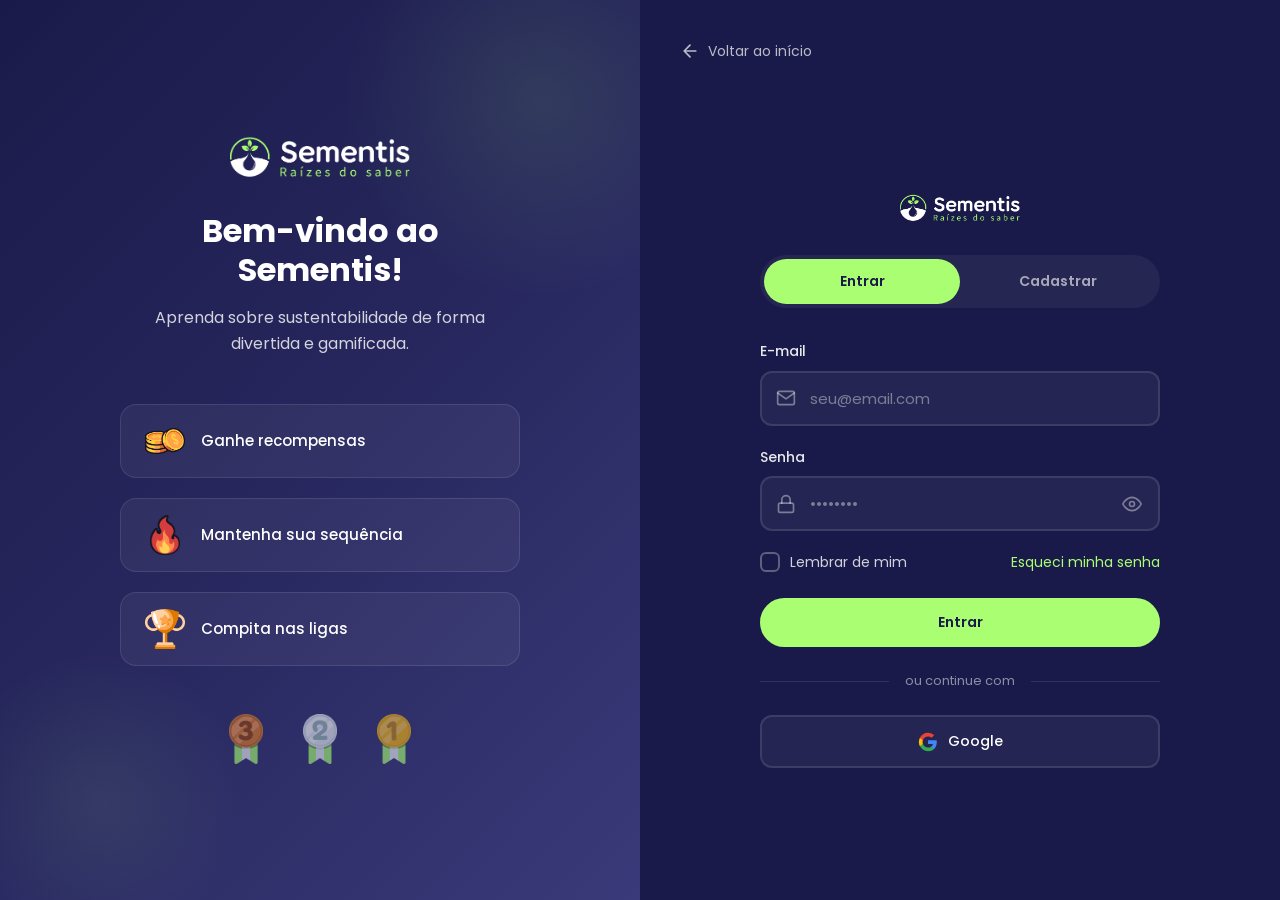
<file: login.html>
<!DOCTYPE html>
<html lang="pt-BR">
<head>
    <meta charset="UTF-8">
    <meta name="viewport" content="width=device-width, initial-scale=1.0">
    <meta name="theme-color" content="#1a1a4a">
    <meta name="application-name" content="Sementis">
    <link rel="manifest" href="pwa/manifest.webmanifest">
    <link rel="icon" href="assets/icons/pwa-icon.svg" type="image/svg+xml">
    <title>Sementis - Entrar</title>
    <link rel="stylesheet" href="css/styles.css">
    <link rel="stylesheet" href="css/login.css">
    <link href="https://fonts.googleapis.com/css2?family=Poppins:wght@300;400;500;600;700;800&display=swap" rel="stylesheet">
</head>
<body class="login-page">
    <div class="login-container">
        <!-- Left Side - Decorative -->
        <div class="login-decoration">
            <div class="decoration-content">
                <img src="assets/brand/logo_sementis_branco.png" alt="Sementis Logo" class="decoration-logo">
                <h1>Bem-vindo ao Sementis!</h1>
                <p>Aprenda sobre sustentabilidade de forma divertida e gamificada.</p>
                
                <div class="decoration-features">
                    <div class="decoration-feature">
                        <img src="assets/icons/icone_moeda.png" alt="Moedas">
                        <span>Ganhe recompensas</span>
                    </div>
                    <div class="decoration-feature">
                        <img src="assets/icons/icone_sequencia_fogo.png" alt="Sequência">
                        <span>Mantenha sua sequência</span>
                    </div>
                    <div class="decoration-feature">
                        <img src="assets/ligas/liga_trofeu_bronze.png" alt="Liga">
                        <span>Compita nas ligas</span>
                    </div>
                </div>

                <div class="decoration-badges">
                    <img src="assets/ligas/liga_medalha_bronze.png" alt="Bronze" class="badge-float badge-1">
                    <img src="assets/ligas/liga_medalha_prata.png" alt="Prata" class="badge-float badge-2">
                    <img src="assets/ligas/liga_medalha_ouro.png" alt="Ouro" class="badge-float badge-3">
                </div>
            </div>
        </div>

        <!-- Right Side - Form -->
        <div class="login-form-container">
            <a href="index.html" class="back-link">
                <svg xmlns="http://www.w3.org/2000/svg" width="20" height="20" viewBox="0 0 24 24" fill="none" stroke="currentColor" stroke-width="2" stroke-linecap="round" stroke-linejoin="round">
                    <path d="M19 12H5M12 19l-7-7 7-7"/>
                </svg>
                Voltar ao início
            </a>

            <div class="form-wrapper">
                <div class="form-header">
                    <img src="assets/brand/logo_sementis_branco.png" alt="Sementis" class="form-logo">
                </div>

                <!-- Tab Navigation -->
                <div class="auth-tabs">
                    <button class="auth-tab active" data-tab="login">Entrar</button>
                    <button class="auth-tab" data-tab="register">Cadastrar</button>
                </div>

                <!-- Login Form -->
                <form class="auth-form active" id="loginForm">
                    <div class="form-group">
                        <label for="loginEmail">E-mail</label>
                        <div class="input-wrapper">
                            <svg xmlns="http://www.w3.org/2000/svg" width="20" height="20" viewBox="0 0 24 24" fill="none" stroke="currentColor" stroke-width="2" stroke-linecap="round" stroke-linejoin="round">
                                <path d="M4 4h16c1.1 0 2 .9 2 2v12c0 1.1-.9 2-2 2H4c-1.1 0-2-.9-2-2V6c0-1.1.9-2 2-2z"/>
                                <polyline points="22,6 12,13 2,6"/>
                            </svg>
                            <input type="email" id="loginEmail" placeholder="seu@email.com" required>
                        </div>
                    </div>

                    <div class="form-group">
                        <label for="loginPassword">Senha</label>
                        <div class="input-wrapper">
                            <svg xmlns="http://www.w3.org/2000/svg" width="20" height="20" viewBox="0 0 24 24" fill="none" stroke="currentColor" stroke-width="2" stroke-linecap="round" stroke-linejoin="round">
                                <rect x="3" y="11" width="18" height="11" rx="2" ry="2"/>
                                <path d="M7 11V7a5 5 0 0 1 10 0v4"/>
                            </svg>
                            <input type="password" id="loginPassword" placeholder="••••••••" required>
                            <button type="button" class="toggle-password" aria-label="Mostrar senha">
                                <svg class="eye-open" xmlns="http://www.w3.org/2000/svg" width="20" height="20" viewBox="0 0 24 24" fill="none" stroke="currentColor" stroke-width="2" stroke-linecap="round" stroke-linejoin="round">
                                    <path d="M1 12s4-8 11-8 11 8 11 8-4 8-11 8-11-8-11-8z"/>
                                    <circle cx="12" cy="12" r="3"/>
                                </svg>
                                <svg class="eye-closed" xmlns="http://www.w3.org/2000/svg" width="20" height="20" viewBox="0 0 24 24" fill="none" stroke="currentColor" stroke-width="2" stroke-linecap="round" stroke-linejoin="round" style="display: none;">
                                    <path d="M17.94 17.94A10.07 10.07 0 0 1 12 20c-7 0-11-8-11-8a18.45 18.45 0 0 1 5.06-5.94M9.9 4.24A9.12 9.12 0 0 1 12 4c7 0 11 8 11 8a18.5 18.5 0 0 1-2.16 3.19m-6.72-1.07a3 3 0 1 1-4.24-4.24"/>
                                    <line x1="1" y1="1" x2="23" y2="23"/>
                                </svg>
                            </button>
                        </div>
                    </div>

                    <div class="form-options">
                        <label class="checkbox-wrapper">
                            <input type="checkbox" id="rememberMe">
                            <span class="checkmark"></span>
                            Lembrar de mim
                        </label>
                        <a href="#" class="forgot-password">Esqueci minha senha</a>
                    </div>

                    <button type="submit" class="btn btn--primary btn--full">
                        Entrar
                    </button>

                    <div class="divider">
                        <span>ou continue com</span>
                    </div>

                    <div class="social-login">
                        <button type="button" class="social-btn google">
                            <svg xmlns="http://www.w3.org/2000/svg" width="20" height="20" viewBox="0 0 24 24">
                                <path fill="#4285F4" d="M22.56 12.25c0-.78-.07-1.53-.2-2.25H12v4.26h5.92c-.26 1.37-1.04 2.53-2.21 3.31v2.77h3.57c2.08-1.92 3.28-4.74 3.28-8.09z"/>
                                <path fill="#34A853" d="M12 23c2.97 0 5.46-.98 7.28-2.66l-3.57-2.77c-.98.66-2.23 1.06-3.71 1.06-2.86 0-5.29-1.93-6.16-4.53H2.18v2.84C3.99 20.53 7.7 23 12 23z"/>
                                <path fill="#FBBC05" d="M5.84 14.09c-.22-.66-.35-1.36-.35-2.09s.13-1.43.35-2.09V7.07H2.18C1.43 8.55 1 10.22 1 12s.43 3.45 1.18 4.93l2.85-2.22.81-.62z"/>
                                <path fill="#EA4335" d="M12 5.38c1.62 0 3.06.56 4.21 1.64l3.15-3.15C17.45 2.09 14.97 1 12 1 7.7 1 3.99 3.47 2.18 7.07l3.66 2.84c.87-2.6 3.3-4.53 6.16-4.53z"/>
                            </svg>
                            Google
                        </button>
                    </div>
                </form>

                <!-- Register Form -->
                <form class="auth-form" id="registerForm">
                    <!-- Tipo de Usuário -->
                    <div class="form-group">
                        <label>Você é:</label>
                        <div class="user-type-selector">
                            <label class="user-type-option active">
                                <input type="radio" name="userType" value="aluno" checked>
                                <div class="user-type-card">
                                    <svg xmlns="http://www.w3.org/2000/svg" width="28" height="28" viewBox="0 0 24 24" fill="none" stroke="currentColor" stroke-width="2" stroke-linecap="round" stroke-linejoin="round">
                                        <path d="M22 10l-10 5-10-5 10-5 10 5z"/>
                                        <path d="M6 12v5c0 1 2.7 3 6 3s6-2 6-3v-5"/>
                                        <path d="M22 10v6"/>
                                    </svg>
                                    <span>Aluno</span>
                                </div>
                            </label>
                            <label class="user-type-option">
                                <input type="radio" name="userType" value="professor">
                                <div class="user-type-card">
                                    <svg xmlns="http://www.w3.org/2000/svg" width="28" height="28" viewBox="0 0 24 24" fill="none" stroke="currentColor" stroke-width="2" stroke-linecap="round" stroke-linejoin="round">
                                        <rect x="12" y="4" width="9" height="7" rx="1.5"/>
                                        <path d="M14.5 7h4"/>
                                        <path d="M14.5 9h2.5"/>
                                        <circle cx="6.5" cy="8" r="2.5"/>
                                        <path d="M4 20v-2.5A2.5 2.5 0 0 1 6.5 15h0a2.5 2.5 0 0 1 2.5 2.5V20"/>
                                        <path d="M8.8 12.2l3-2.2"/>
                                    </svg>
                                    <span>Professor</span>
                                </div>
                            </label>
                        </div>
                    </div>

                    <div class="form-group">
                        <label for="registerName">Nome completo</label>
                        <div class="input-wrapper">
                            <svg xmlns="http://www.w3.org/2000/svg" width="20" height="20" viewBox="0 0 24 24" fill="none" stroke="currentColor" stroke-width="2" stroke-linecap="round" stroke-linejoin="round">
                                <path d="M20 21v-2a4 4 0 0 0-4-4H8a4 4 0 0 0-4 4v2"/>
                                <circle cx="12" cy="7" r="4"/>
                            </svg>
                            <input type="text" id="registerName" placeholder="Seu nome" required>
                        </div>
                    </div>

                    <div class="form-group">
                        <label for="registerEmail">E-mail</label>
                        <div class="input-wrapper">
                            <svg xmlns="http://www.w3.org/2000/svg" width="20" height="20" viewBox="0 0 24 24" fill="none" stroke="currentColor" stroke-width="2" stroke-linecap="round" stroke-linejoin="round">
                                <path d="M4 4h16c1.1 0 2 .9 2 2v12c0 1.1-.9 2-2 2H4c-1.1 0-2-.9-2-2V6c0-1.1.9-2 2-2z"/>
                                <polyline points="22,6 12,13 2,6"/>
                            </svg>
                            <input type="email" id="registerEmail" placeholder="seu@email.com" required>
                        </div>
                    </div>

                    <div class="form-group">
                        <label for="registerAge">Idade</label>
                        <div class="input-wrapper">
                            <svg xmlns="http://www.w3.org/2000/svg" width="20" height="20" viewBox="0 0 24 24" fill="none" stroke="currentColor" stroke-width="2" stroke-linecap="round" stroke-linejoin="round">
                                <rect x="3" y="4" width="18" height="18" rx="2" ry="2"/>
                                <line x1="16" y1="2" x2="16" y2="6"/>
                                <line x1="8" y1="2" x2="8" y2="6"/>
                                <line x1="3" y1="10" x2="21" y2="10"/>
                            </svg>
                            <input type="number" id="registerAge" placeholder="Sua idade" required min="5" max="120">
                        </div>
                    </div>

                    <div class="form-group">
                        <label for="registerPassword">Senha</label>
                        <div class="input-wrapper">
                            <svg xmlns="http://www.w3.org/2000/svg" width="20" height="20" viewBox="0 0 24 24" fill="none" stroke="currentColor" stroke-width="2" stroke-linecap="round" stroke-linejoin="round">
                                <rect x="3" y="11" width="18" height="11" rx="2" ry="2"/>
                                <path d="M7 11V7a5 5 0 0 1 10 0v4"/>
                            </svg>
                            <input type="password" id="registerPassword" placeholder="Mínimo 8 caracteres" required minlength="8">
                            <button type="button" class="toggle-password" aria-label="Mostrar senha">
                                <svg class="eye-open" xmlns="http://www.w3.org/2000/svg" width="20" height="20" viewBox="0 0 24 24" fill="none" stroke="currentColor" stroke-width="2" stroke-linecap="round" stroke-linejoin="round">
                                    <path d="M1 12s4-8 11-8 11 8 11 8-4 8-11 8-11-8-11-8z"/>
                                    <circle cx="12" cy="12" r="3"/>
                                </svg>
                                <svg class="eye-closed" xmlns="http://www.w3.org/2000/svg" width="20" height="20" viewBox="0 0 24 24" fill="none" stroke="currentColor" stroke-width="2" stroke-linecap="round" stroke-linejoin="round" style="display: none;">
                                    <path d="M17.94 17.94A10.07 10.07 0 0 1 12 20c-7 0-11-8-11-8a18.45 18.45 0 0 1 5.06-5.94M9.9 4.24A9.12 9.12 0 0 1 12 4c7 0 11 8 11 8a18.5 18.5 0 0 1-2.16 3.19m-6.72-1.07a3 3 0 1 1-4.24-4.24"/>
                                    <line x1="1" y1="1" x2="23" y2="23"/>
                                </svg>
                            </button>
                        </div>
                        <div class="password-strength">
                            <div class="strength-bar"></div>
                            <span class="strength-text"></span>
                        </div>
                    </div>

                    <div class="form-group">
                        <label for="registerConfirmPassword">Confirmar senha</label>
                        <div class="input-wrapper">
                            <svg xmlns="http://www.w3.org/2000/svg" width="20" height="20" viewBox="0 0 24 24" fill="none" stroke="currentColor" stroke-width="2" stroke-linecap="round" stroke-linejoin="round">
                                <rect x="3" y="11" width="18" height="11" rx="2" ry="2"/>
                                <path d="M7 11V7a5 5 0 0 1 10 0v4"/>
                            </svg>
                            <input type="password" id="registerConfirmPassword" placeholder="Confirme sua senha" required>
                        </div>
                    </div>

                    <div class="form-options">
                        <label class="checkbox-wrapper">
                            <input type="checkbox" id="acceptTerms" required>
                            <span class="checkmark"></span>
                            Aceito os <a href="#">Termos de Uso</a> e <a href="#">Política de Privacidade</a>
                        </label>
                    </div>

                    <button type="submit" class="btn btn--primary btn--full">
                        Criar Conta
                    </button>

                    <div class="divider">
                        <span>ou continue com</span>
                    </div>

                    <div class="social-login">
                        <button type="button" class="social-btn google">
                            <svg xmlns="http://www.w3.org/2000/svg" width="20" height="20" viewBox="0 0 24 24">
                                <path fill="#4285F4" d="M22.56 12.25c0-.78-.07-1.53-.2-2.25H12v4.26h5.92c-.26 1.37-1.04 2.53-2.21 3.31v2.77h3.57c2.08-1.92 3.28-4.74 3.28-8.09z"/>
                                <path fill="#34A853" d="M12 23c2.97 0 5.46-.98 7.28-2.66l-3.57-2.77c-.98.66-2.23 1.06-3.71 1.06-2.86 0-5.29-1.93-6.16-4.53H2.18v2.84C3.99 20.53 7.7 23 12 23z"/>
                                <path fill="#FBBC05" d="M5.84 14.09c-.22-.66-.35-1.36-.35-2.09s.13-1.43.35-2.09V7.07H2.18C1.43 8.55 1 10.22 1 12s.43 3.45 1.18 4.93l2.85-2.22.81-.62z"/>
                                <path fill="#EA4335" d="M12 5.38c1.62 0 3.06.56 4.21 1.64l3.15-3.15C17.45 2.09 14.97 1 12 1 7.7 1 3.99 3.47 2.18 7.07l3.66 2.84c.87-2.6 3.3-4.53 6.16-4.53z"/>
                            </svg>
                            Google
                        </button>
                    </div>
                </form>
            </div>
        </div>
    </div>
    <!-- Pedro: Adicionei os scripts do vini -->
   <script src="pwa/pwa-register.js"></script>
    <script src="js/main.js"></script>
    <script src="js/login.js"></script>
    <script src="js/cadastro.js"></script>
    <script src="js/auth.js"></script>
</body>
</html>
</file>
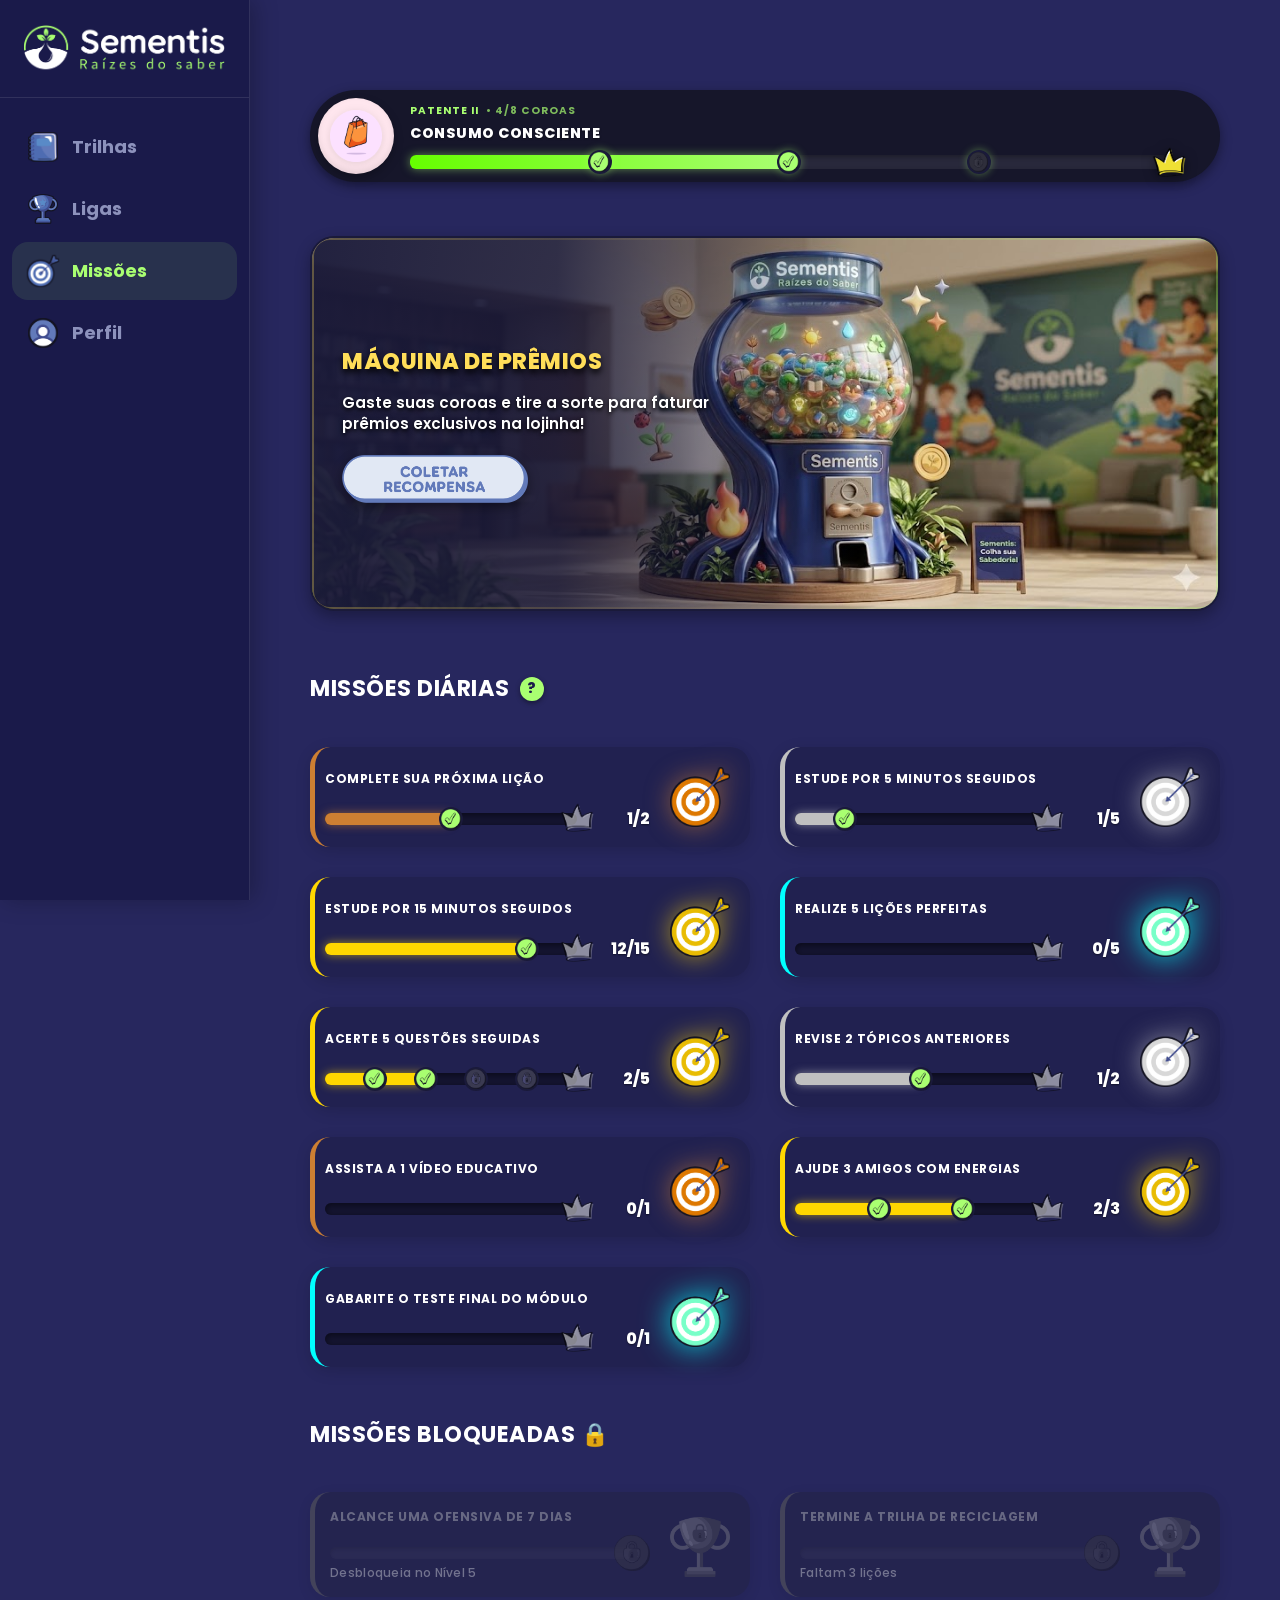
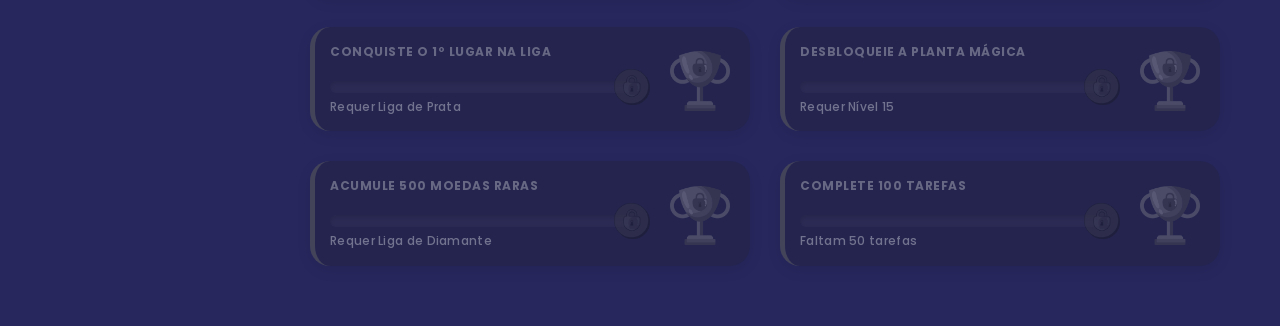
<file: missions.html>
<!DOCTYPE html>
<html lang="pt-BR">
<head>
    <meta charset="UTF-8">
    <meta name="viewport" content="width=device-width, initial-scale=1.0">
    <meta name="theme-color" content="#1a1a4a">
    <meta name="application-name" content="Sementis">
    <link rel="manifest" href="pwa/manifest.webmanifest">
    <link rel="icon" href="assets/icons/pwa-icon.svg" type="image/svg+xml">
    <title>Sementis - Missões</title>
    
    <!-- Google Fonts -->
    <link href="https://fonts.googleapis.com/css2?family=Poppins:wght@300;400;500;600;700;800&display=swap" rel="stylesheet">
    
    <!-- Stylesheets -->
    <link rel="stylesheet" href="css/styles.css">
    <link rel="stylesheet" href="css/shared-navbar.css">
    <link rel="stylesheet" href="css/missions.css">
</head>
<body class="missions-page">
    <!-- Navegação -->
    <div id="shared-navbar-root"></div>

    <div class="page-container">
        <!-- Header Principal -->
        <header class="main-header">
            <div class="logo-container">
                <img src="assets/brand/logo_sementis_branco.png" alt="Sementis Logo" class="header-logo">
            </div>
        </header>

        <!-- Conteúdo Principal -->
        <main class="missions-content">
            <!-- Card de Destaque -->
            <section class="highlight-card">
                <div class="highlight-icon">
                    <img src="assets/tarefas/tarefa_consumo_consciente.png" alt="Consumo Consciente">
                </div>
                <div class="highlight-info">
                    <p class="highlight-subtitle">Patente II <span style="opacity: 0.7; margin-left: 4px;">• 4/8 Coroas</span></p>
                    <p class="highlight-title">CONSUMO CONSCIENTE</p>
                    <div class="rpg-progress-container special-highlight-progress">
                        <div class="rpg-track">
                            <div class="rpg-fill special-fill" style="width: 50%;"></div>
                            <div class="rpg-nodes">
                                <div class="rpg-node special-node" style="left: 25%;">
                                    <img src="assets/tarefas/tarefa_concluida.png" alt="OK">
                                </div>
                                <div class="rpg-node special-node" style="left: 50%;">
                                    <img src="assets/tarefas/tarefa_concluida.png" alt="OK">
                                </div>
                                <div class="rpg-node special-node locked" style="left: 75%;">
                                    <img src="assets/tarefas/tarefa_bloqueada.png" alt="Bloqueado">
                                </div>
                                <div class="rpg-node final special-crown" style="left: 100%;">
                                    <img src="assets/tarefas/tarefa_completa_selo.png" class="crown-glow highlight-mystery" alt="Coroa de Patente">
                                </div>
                            </div>
                        </div>
                    </div>
                </div>
            </section>

            <!-- Card Máquina de Prêmios -->
            <section class="prize-machine-card" onclick="window.location.href='loja.html'">
                <div class="prize-content">
                    <h3 class="prize-title">MÁQUINA DE PRÊMIOS</h3>
                    <p class="prize-desc">Gaste suas coroas e tire a sorte para faturar prêmios exclusivos na lojinha!</p>
                    <button class="prize-btn">
                        <img src="assets/tarefas/botao_coletar_recompensa.png" alt="Coletar Recompensa">
                    </button>
                </div>
                <div class="prize-image-wrap">
                    <!-- Utilizando o background da lojinha de presentes/cápsulas -->
                    <img class="prize-bg" src="assets/36fb276a-c300-4bf8-99dd-339a902c5488%20(1).jpg" alt="Máquina de Bolinhas">
                </div>
            </section>

            <!-- Lista de Missões -->
            <section class="missions-list">
                <div class="section-header">
                    <h2 class="section-title">MISSÕES DIÁRIAS</h2>
                    <button class="info-btn" aria-label="Informações sobre Recompensas" onclick="toggleXpModal()">?</button>
                </div>
                
                <!-- Missão Bronze -->
                <div class="mission-item tier-bronze">
                    <div class="mission-info">
                        <p class="mission-title">COMPLETE SUA PRÓXIMA LIÇÃO</p>
                        <div class="rpg-progress-container">
                            <div class="rpg-track">
                                <div class="rpg-fill" style="width: 50%;"></div>
                                <div class="rpg-nodes">
                                    <div class="rpg-node" style="left: 50%;"><img src="assets/tarefas/tarefa_concluida.png" alt="OK"></div>
                                    <div class="rpg-node final locked" style="left: 100%;"><img src="assets/tarefas/tarefa_completa_selo.png" alt="Selo"></div>
                                </div>
                            </div>
                            <span class="rpg-text">1/2</span>
                        </div>
                    </div>
                    <div class="mission-icon">
                        <img src="assets/ligas/missao_alvo_bronze.png" alt="Missão Bronze">
                    </div>
                </div>

                <!-- Missão Prata -->
                <div class="mission-item tier-prata">
                    <div class="mission-info">
                        <p class="mission-title">ESTUDE POR 5 MINUTOS SEGUIDOS</p>
                        <div class="rpg-progress-container">
                            <div class="rpg-track">
                                <div class="rpg-fill" style="width: 20%;"></div>
                                <div class="rpg-nodes">
                                    <div class="rpg-node" style="left: 20%;"><img src="assets/tarefas/tarefa_concluida.png" alt="OK"></div>
                                    <div class="rpg-node final locked" style="left: 100%;"><img src="assets/tarefas/tarefa_completa_selo.png" alt="Selo"></div>
                                </div>
                            </div>
                            <span class="rpg-text">1/5</span>
                        </div>
                    </div>
                    <div class="mission-icon">
                        <img src="assets/ligas/missao_alvo_prata.png" alt="Missão Prata">
                    </div>
                </div>

                <!-- Missão Ouro -->
                <div class="mission-item tier-ouro">
                    <div class="mission-info">
                        <p class="mission-title">ESTUDE POR 15 MINUTOS SEGUIDOS</p>
                        <div class="rpg-progress-container">
                            <div class="rpg-track">
                                <div class="rpg-fill" style="width: 80%;"></div>
                                <div class="rpg-nodes">
                                    <div class="rpg-node" style="left: 80%;"><img src="assets/tarefas/tarefa_concluida.png" alt="OK"></div>
                                    <div class="rpg-node final locked" style="left: 100%;"><img src="assets/tarefas/tarefa_completa_selo.png" alt="Selo"></div>
                                </div>
                            </div>
                            <span class="rpg-text">12/15</span>
                        </div>
                    </div>
                    <div class="mission-icon">
                        <img src="assets/ligas/missao_alvo_ouro.png" alt="Missão Ouro">
                    </div>
                </div>

                <!-- Missão Diamante -->
                <div class="mission-item tier-diamante">
                    <div class="mission-info">
                        <p class="mission-title">REALIZE 5 LIÇÕES PERFEITAS</p>
                        <div class="rpg-progress-container">
                            <div class="rpg-track">
                                <div class="rpg-fill" style="width: 0%;"></div>
                                <div class="rpg-nodes">
                                    <div class="rpg-node final locked" style="left: 100%;"><img src="assets/tarefas/tarefa_completa_selo.png" alt="Selo"></div>
                                </div>
                            </div>
                            <span class="rpg-text">0/5</span>
                        </div>
                    </div>
                    <div class="mission-icon">
                        <img src="assets/ligas/missao_alvo_diamante.png" alt="Missão Diamante">
                    </div>
                </div>

                <!-- Nova Missão Ouro -->
                <div class="mission-item tier-ouro">
                    <div class="mission-info">
                        <p class="mission-title">ACERTE 5 QUESTÕES SEGUIDAS</p>
                        <div class="rpg-progress-container">
                            <div class="rpg-track">
                                <div class="rpg-fill" style="width: 40%;"></div>
                                <div class="rpg-nodes">
                                    <div class="rpg-node" style="left: 20%;"><img src="assets/tarefas/tarefa_concluida.png" alt="OK"></div>
                                    <div class="rpg-node" style="left: 40%;"><img src="assets/tarefas/tarefa_concluida.png" alt="OK"></div>
                                    <div class="rpg-node" style="left: 60%;"><img src="assets/tarefas/tarefa_bloqueada.png" alt="Bloq"></div>
                                    <div class="rpg-node" style="left: 80%;"><img src="assets/tarefas/tarefa_bloqueada.png" alt="Bloq"></div>
                                    <div class="rpg-node final locked" style="left: 100%;"><img src="assets/tarefas/tarefa_completa_selo.png" alt="Selo"></div>
                                </div>
                            </div>
                            <span class="rpg-text">2/5</span>
                        </div>
                    </div>
                    <div class="mission-icon">
                        <img src="assets/ligas/missao_alvo_ouro.png" alt="Missão Ouro">
                    </div>
                </div>

                <!-- Nova Missão Prata -->
                <div class="mission-item tier-prata">
                    <div class="mission-info">
                        <p class="mission-title">REVISE 2 TÓPICOS ANTERIORES</p>
                        <div class="rpg-progress-container">
                            <div class="rpg-track">
                                <div class="rpg-fill" style="width: 50%;"></div>
                                <div class="rpg-nodes">
                                    <div class="rpg-node" style="left: 50%;"><img src="assets/tarefas/tarefa_concluida.png" alt="OK"></div>
                                    <div class="rpg-node final locked" style="left: 100%;"><img src="assets/tarefas/tarefa_completa_selo.png" alt="Selo"></div>
                                </div>
                            </div>
                            <span class="rpg-text">1/2</span>
                        </div>
                    </div>
                    <div class="mission-icon">
                        <img src="assets/ligas/missao_alvo_prata.png" alt="Missão Prata">
                    </div>
                </div>

                <!-- Nova Missão Bronze -->
                <div class="mission-item tier-bronze">
                    <div class="mission-info">
                        <p class="mission-title">ASSISTA A 1 VÍDEO EDUCATIVO</p>
                        <div class="rpg-progress-container">
                            <div class="rpg-track">
                                <div class="rpg-fill" style="width: 0%;"></div>
                                <div class="rpg-nodes">
                                    <div class="rpg-node final locked" style="left: 100%;"><img src="assets/tarefas/tarefa_completa_selo.png" alt="Selo"></div>
                                </div>
                            </div>
                            <span class="rpg-text">0/1</span>
                        </div>
                    </div>
                    <div class="mission-icon">
                        <img src="assets/ligas/missao_alvo_bronze.png" alt="Missão Bronze">
                    </div>
                </div>

                <!-- Nova Missão Ouro -->
                <div class="mission-item tier-ouro">
                    <div class="mission-info">
                        <p class="mission-title">AJUDE 3 AMIGOS COM ENERGIAS</p>
                        <div class="rpg-progress-container">
                            <div class="rpg-track">
                                <div class="rpg-fill" style="width: 66.6%;"></div>
                                <div class="rpg-nodes">
                                    <div class="rpg-node" style="left: 33.3%;"><img src="assets/tarefas/tarefa_concluida.png" alt="OK"></div>
                                    <div class="rpg-node" style="left: 66.6%;"><img src="assets/tarefas/tarefa_concluida.png" alt="OK"></div>
                                    <div class="rpg-node final locked" style="left: 100%;"><img src="assets/tarefas/tarefa_completa_selo.png" alt="Selo"></div>
                                </div>
                            </div>
                            <span class="rpg-text">2/3</span>
                        </div>
                    </div>
                    <div class="mission-icon">
                        <img src="assets/ligas/missao_alvo_ouro.png" alt="Missão Ouro">
                    </div>
                </div>

                <!-- Nova Missão Diamante -->
                <div class="mission-item tier-diamante">
                    <div class="mission-info">
                        <p class="mission-title">GABARITE O TESTE FINAL DO MÓDULO</p>
                        <div class="rpg-progress-container">
                            <div class="rpg-track">
                                <div class="rpg-fill" style="width: 0%;"></div>
                                <div class="rpg-nodes">
                                    <div class="rpg-node final locked" style="left: 100%;"><img src="assets/tarefas/tarefa_completa_selo.png" alt="Selo"></div>
                                </div>
                            </div>
                            <span class="rpg-text">0/1</span>
                        </div>
                    </div>
                    <div class="mission-icon">
                        <img src="assets/ligas/missao_alvo_diamante.png" alt="Missão Diamante">
                    </div>
                </div>
            </section>

            <!-- Lista de Missões Bloqueadas -->
            <section class="missions-list" style="margin-top: 20px;">
                <h2 class="section-title">MISSÕES BLOQUEADAS 🔒</h2>
                
                <!-- Bloqueada 1 -->
                <div class="mission-item tier-locked">
                    <div class="mission-info">
                        <p class="mission-title">ALCANCE UMA OFENSIVA DE 7 DIAS</p>
                        <div class="rpg-progress-container">
                            <div class="rpg-track">
                                <div class="rpg-fill" style="width: 0%;"></div>
                                <div class="rpg-nodes">
                                    <div class="rpg-node final locked" style="left: 100%;"><img src="assets/tarefas/tarefa_bloqueada.png" alt="Blocked"></div>
                                </div>
                            </div>
                            <span class="rpg-text">Desbloqueia no Nível 5</span>
                        </div>
                    </div>
                    <div class="mission-icon">
                        <img src="assets/ligas/liga_trofeu_bloqueado.png" alt="Missão Bloqueada">
                    </div>
                </div>

                <!-- Bloqueada 2 -->
                <div class="mission-item tier-locked">
                    <div class="mission-info">
                        <p class="mission-title">TERMINE A TRILHA DE RECICLAGEM</p>
                        <div class="rpg-progress-container">
                            <div class="rpg-track">
                                <div class="rpg-fill" style="width: 0%;"></div>
                                <div class="rpg-nodes">
                                    <div class="rpg-node final locked" style="left: 100%;"><img src="assets/tarefas/tarefa_bloqueada.png" alt="Blocked"></div>
                                </div>
                            </div>
                            <span class="rpg-text">Faltam 3 lições</span>
                        </div>
                    </div>
                    <div class="mission-icon">
                        <img src="assets/ligas/liga_trofeu_bloqueado.png" alt="Missão Bloqueada">
                    </div>
                </div>
                
                <!-- Bloqueada 3 -->
                <div class="mission-item tier-locked">
                    <div class="mission-info">
                        <p class="mission-title">CONQUISTE O 1º LUGAR NA LIGA</p>
                        <div class="rpg-progress-container">
                            <div class="rpg-track">
                                <div class="rpg-fill" style="width: 0%;"></div>
                                <div class="rpg-nodes">
                                    <div class="rpg-node final locked" style="left: 100%;"><img src="assets/tarefas/tarefa_bloqueada.png" alt="Blocked"></div>
                                </div>
                            </div>
                            <span class="rpg-text">Requer Liga de Prata</span>
                        </div>
                    </div>
                    <div class="mission-icon">
                        <img src="assets/ligas/liga_trofeu_bloqueado.png" alt="Missão Bloqueada">
                    </div>
                </div>

                <!-- Bloqueada 4 -->
                <div class="mission-item tier-locked">
                    <div class="mission-info">
                        <p class="mission-title">DESBLOQUEIE A PLANTA MÁGICA</p>
                        <div class="rpg-progress-container">
                            <div class="rpg-track">
                                <div class="rpg-fill" style="width: 0%;"></div>
                                <div class="rpg-nodes">
                                    <div class="rpg-node final locked" style="left: 100%;"><img src="assets/tarefas/tarefa_bloqueada.png" alt="Blocked"></div>
                                </div>
                            </div>
                            <span class="rpg-text">Requer Nível 15</span>
                        </div>
                    </div>
                    <div class="mission-icon">
                        <img src="assets/ligas/liga_trofeu_bloqueado.png" alt="Missão Bloqueada">
                    </div>
                </div>

                <!-- Bloqueada 5 -->
                <div class="mission-item tier-locked">
                    <div class="mission-info">
                        <p class="mission-title">ACUMULE 500 MOEDAS RARAS</p>
                        <div class="rpg-progress-container">
                            <div class="rpg-track">
                                <div class="rpg-fill" style="width: 0%;"></div>
                                <div class="rpg-nodes">
                                    <div class="rpg-node final locked" style="left: 100%;"><img src="assets/tarefas/tarefa_bloqueada.png" alt="Blocked"></div>
                                </div>
                            </div>
                            <span class="rpg-text">Requer Liga de Diamante</span>
                        </div>
                    </div>
                    <div class="mission-icon">
                        <img src="assets/ligas/liga_trofeu_bloqueado.png" alt="Missão Bloqueada">
                    </div>
                </div>

                <!-- Bloqueada 6 -->
                <div class="mission-item tier-locked">
                    <div class="mission-info">
                        <p class="mission-title">COMPLETE 100 TAREFAS</p>
                        <div class="rpg-progress-container">
                            <div class="rpg-track">
                                <div class="rpg-fill" style="width: 0%;"></div>
                                <div class="rpg-nodes">
                                    <div class="rpg-node final locked" style="left: 100%;"><img src="assets/tarefas/tarefa_bloqueada.png" alt="Blocked"></div>
                                </div>
                            </div>
                            <span class="rpg-text">Faltam 50 tarefas</span>
                        </div>
                    </div>
                    <div class="mission-icon">
                        <img src="assets/ligas/liga_trofeu_bloqueado.png" alt="Missão Bloqueada">
                    </div>
                </div>
            </section>
        </main>
    </div>

    <!-- Modal de Recompensas de Missão -->
    <div id="xpModal" class="xp-modal-overlay" onclick="toggleXpModal(event)">
        <div class="xp-modal-content" onclick="event.stopPropagation()">
            <button class="close-modal-btn" onclick="toggleXpModal()">×</button>
            <h3 class="xp-modal-title">Recompensas de Missão</h3>
            <p class="xp-modal-desc">Cada tipo de missão garante uma quantidade diferente de Pontos de Experiência (XP).</p>
            
            <div class="xp-rewards-list">
                <div class="xp-reward-item tier-bronze">
                    <div class="xp-reward-icon">
                        <img src="assets/ligas/missao_alvo_bronze.png" alt="Bronze">
                    </div>
                    <span class="xp-reward-name">Missão Bronze</span>
                    <span class="xp-reward-value color-bronze">+50 XP</span>
                </div>

                <div class="xp-reward-item tier-prata">
                    <div class="xp-reward-icon">
                        <img src="assets/ligas/missao_alvo_prata.png" alt="Prata">
                    </div>
                    <span class="xp-reward-name">Missão Prata</span>
                    <span class="xp-reward-value color-prata">+100 XP</span>
                </div>

                <div class="xp-reward-item tier-ouro">
                    <div class="xp-reward-icon">
                        <img src="assets/ligas/missao_alvo_ouro.png" alt="Ouro">
                    </div>
                    <span class="xp-reward-name">Missão Ouro</span>
                    <span class="xp-reward-value color-ouro">+250 XP</span>
                </div>

                <div class="xp-reward-item tier-diamante">
                    <div class="xp-reward-icon">
                        <img src="assets/ligas/missao_alvo_diamante.png" alt="Diamante">
                    </div>
                    <span class="xp-reward-name">Missão Diamante</span>
                    <span class="xp-reward-value color-diamante">+500 XP</span>
                </div>

                <div class="xp-reward-item" style="border: 1px solid rgba(169,255,113,0.4); background: rgba(26,26,58,0.8); box-shadow: 0 4px 15px rgba(169, 255, 113, 0.15);">
                    <div class="xp-reward-icon" style="background-color: #ffe6ee;">
                        <img src="assets/tarefas/tarefa_completa_selo.png" class="crown-glow" style="width: 32px; height: 32px; filter: drop-shadow(0 2px 5px rgba(0,0,0,0.2));" alt="Selo">
                    </div>
                    <div style="display: flex; flex-direction: column;">
                        <span class="xp-reward-name" style="font-size: 1.1rem; color: #fff; text-shadow: 0 0 5px rgba(169, 255, 113, 0.5);">Subir de Patente</span>
                        <span style="font-size: 0.75rem; color: #a9ff71; font-weight: 500; margin-top: 2px; max-width: 180px; line-height: 1.2;">Conclua missões especiais e acumule coroas!</span>
                    </div>
                    <span class="xp-reward-value" style="color:var(--color-accent); font-size: 1.2rem; text-shadow: 0 0 8px rgba(169,255,113,0.5); margin-left: auto;">👑</span>
                </div>
            </div>
        </div>
    </div>

    <!-- Scripts -->
    <script>
        function toggleXpModal(event) {
            const modal = document.getElementById('xpModal');
            if (modal.classList.contains('active')) {
                modal.classList.remove('active');
            } else {
                modal.classList.add('active');
            }
        }
    </script>
    <script src="js/shared-navbar.js"></script>
    <script src="pwa/pwa-register.js"></script>
</body>
</html>
</file>
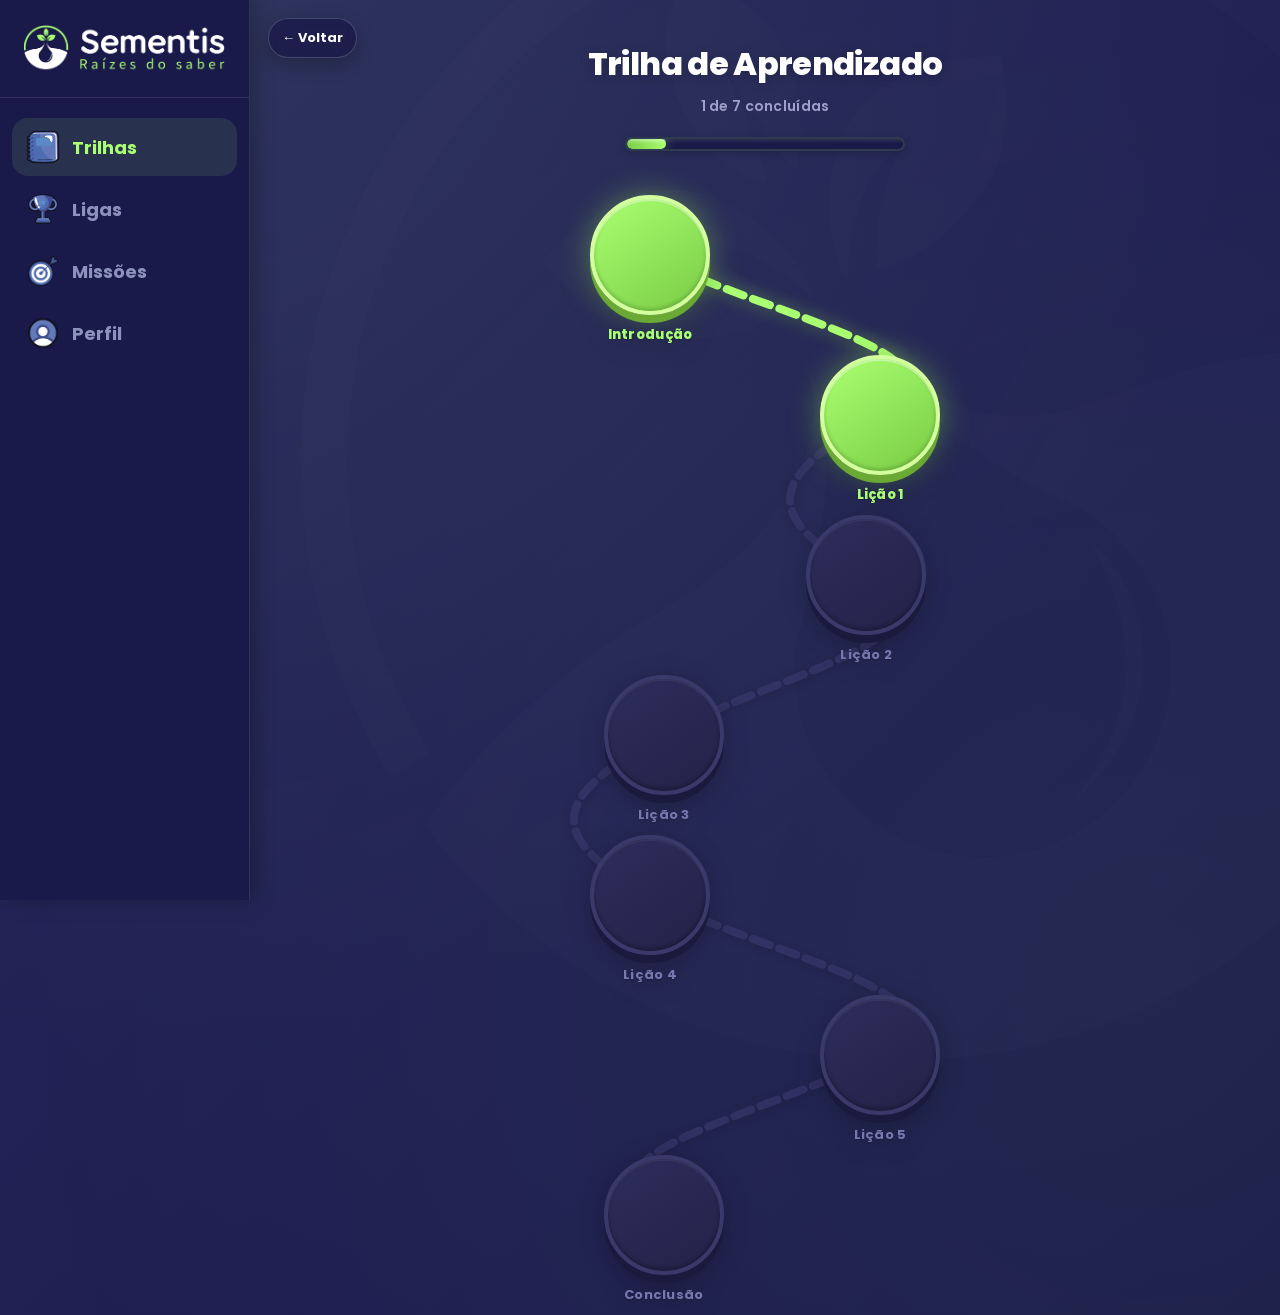
<file: trilha (1).html>
<!DOCTYPE html>
<html lang="pt-BR">
<head>
<meta charset="UTF-8">
<meta name="viewport" content="width=device-width, initial-scale=1.0">
<meta name="theme-color" content="#1a1a4a">
<meta name="application-name" content="Sementis">
<link rel="manifest" href="pwa/manifest.webmanifest">
<link rel="icon" href="assets/icons/pwa-icon.svg" type="image/svg+xml">
<title>Trilha de Aprendizado - Sementis</title>
<style>
  @import url('https://fonts.googleapis.com/css2?family=Poppins:wght@400;500;600;700;800;900&display=swap');

  :root {
    --bg:           #27275e;
    --bg-dark:      #1a1a4a;
    --bg-light:     #3a3a7a;
    --green:        #a9ff71;
    --green-dark:   #7acc44;
    --green-glow:   rgba(169, 255, 113, 0.4);
    --node-locked:  #2d2d5a;
    --node-border:  #3a3a6a;
    --path-done:    #a9ff71;
    --path-locked:  #3d3d72;
    --text-muted:   #7878b0;
    --text-light:   #a0a0c8;
    --shadow-base:  rgba(0, 0, 0, 0.2);
    --shadow-strong: rgba(0, 0, 0, 0.4);
  }

  * { box-sizing: border-box; margin: 0; padding: 0; }

  body {
    background-color: var(--bg);
    background-image:
      linear-gradient(135deg, var(--bg) 0%, var(--bg-dark) 100%);
    background-repeat: no-repeat;
    background-size: cover;
    background-position: center;
    font-family: 'Poppins', -apple-system, BlinkMacSystemFont, sans-serif;
    min-height: 100vh;
    display: flex;
    flex-direction: column;
    align-items: center;
    padding-bottom: 92px;
    overflow-x: hidden;
    position: relative;
  }

  /* Background decorative elements */
  body::before {
    content: '';
    position: fixed;
    top: -50%;
    left: -50%;
    width: 200%;
    height: 200%;
    background: radial-gradient(circle at 30% 20%, rgba(169, 255, 113, 0.08) 0%, transparent 50%),
                radial-gradient(circle at 70% 80%, rgba(169, 255, 113, 0.05) 0%, transparent 50%);
    pointer-events: none;
    z-index: 0;
  }

  body::after {
    content: '';
    position: fixed;
    right: -220px;
    bottom: -160px;
    width: clamp(640px, 95vw, 1200px);
    aspect-ratio: 1 / 1;
    background: url('assets/brand/logo_sementis_background_5__opacidade.png') no-repeat center / contain;
    opacity: 0.22;
    transform: rotate(-24deg);
    pointer-events: none;
    z-index: 0;
  }

  /* ── BOTTOM NAV / SIDEBAR ───────────────── */
  .bottom-nav {
    position: fixed;
    left: 0;
    right: 0;
    bottom: 0;
    z-index: 20;
    display: flex;
    justify-content: space-around;
    align-items: center;
    padding: 12px 0 calc(12px + env(safe-area-inset-bottom));
    background: var(--bg-dark);
    border-top: 1px solid rgba(255, 255, 255, 0.1);
    box-shadow: 0 -4px 20px rgba(0, 0, 0, 0.25);
  }

  .sidebar-logo {
    display: none;
  }

  .nav-items-wrapper {
    display: contents;
  }

  .nav-item {
    display: flex;
    flex-direction: column;
    align-items: center;
    gap: 4px;
    padding: 8px 12px;
    border-radius: 12px;
    color: #8d92bc;
    text-decoration: none;
    transition: all 0.2s ease;
  }

  .nav-item img {
    width: 30px;
    height: 30px;
    transition: transform 0.2s ease;
  }

  .nav-item span {
    font-size: 11px;
    font-weight: 600;
  }

  .nav-item.active {
    color: var(--green);
  }

  .nav-item.active img {
    transform: scale(1.08);
  }

  .nav-item:hover:not(.active) {
    color: #fff;
  }

  .back-btn {
    position: fixed;
    top: calc(14px + env(safe-area-inset-top));
    left: 14px;
    z-index: 25;
    display: inline-flex;
    align-items: center;
    gap: 8px;
    padding: 9px 13px;
    border-radius: 999px;
    border: 1px solid rgba(255, 255, 255, 0.18);
    background: rgba(26, 26, 74, 0.82);
    color: #fff;
    text-decoration: none;
    font-size: 13px;
    font-weight: 700;
    backdrop-filter: blur(4px);
    box-shadow: 0 6px 18px rgba(0, 0, 0, 0.25);
    transition: transform 0.2s ease, background 0.2s ease;
  }

  .back-btn:hover {
    transform: translateY(-1px);
    background: rgba(42, 42, 98, 0.9);
  }

  /* ── HEADER ─────────────────────────────── */
  .header {
    width: 100%;
    max-width: 460px;
    padding: 40px 32px 24px;
    text-align: center;
    position: relative;
    z-index: 1;
  }
  .header h1 {
    font-size: 28px;
    font-weight: 800;
    color: #fff;
    letter-spacing: -0.02em;
    margin-bottom: 8px;
    text-shadow: 0 2px 12px var(--shadow-base);
  }
  .header p {
    font-size: 14px;
    font-weight: 600;
    color: var(--text-light);
    margin-bottom: 20px;
    letter-spacing: 0.02em;
  }
  .xp-bar-wrap {
    margin: 0 auto;
    width: 240px;
    height: 12px;
    background: var(--bg-dark);
    border-radius: 99px;
    overflow: hidden;
    border: 2px solid rgba(169, 255, 113, 0.15);
    box-shadow: inset 0 2px 4px var(--shadow-base),
                0 2px 8px var(--shadow-base);
    position: relative;
  }
  .xp-bar-wrap::before {
    content: '';
    position: absolute;
    top: 0;
    left: 0;
    right: 0;
    height: 50%;
    background: linear-gradient(180deg, rgba(255,255,255,0.1) 0%, transparent 100%);
    pointer-events: none;
  }
  .xp-bar-fill {
    height: 100%;
    width: 0%;
    background: linear-gradient(90deg, var(--green-dark) 0%, var(--green) 100%);
    border-radius: 99px;
    transition: width 1.4s cubic-bezier(0.4, 0, 0.2, 1);
    box-shadow: 0 0 12px var(--green-glow);
    position: relative;
  }
  .xp-bar-fill::after {
    content: '';
    position: absolute;
    top: 0;
    left: 0;
    right: 0;
    height: 50%;
    background: linear-gradient(180deg, rgba(255,255,255,0.4) 0%, transparent 100%);
    border-radius: 99px;
  }

  /* ── TRAIL SCENE ─────────────────────────── */
  .trail-scene {
    position: relative;
    width: 100%;
    max-width: 460px;
    z-index: 1;
  }

  .trail-svg {
    position: absolute;
    top: 0; left: 0;
    width: 100%; height: 100%;
    pointer-events: none;
    filter: drop-shadow(0 2px 4px var(--shadow-base));
  }

  /* ── NODE ────────────────────────────────── */
  .node {
    position: absolute;
    width: 110px;
    height: 110px;
    transform: translate(-50%, -50%);
    cursor: default;
    filter: drop-shadow(0 4px 12px var(--shadow-base));
    transition: filter 0.3s ease;
  }

  .node-inner {
    width: 100%; height: 100%;
    border-radius: 50%;
    display: flex; align-items: center; justify-content: center;
    position: relative;
    overflow: hidden;
    transition: transform 0.25s cubic-bezier(0.4, 0, 0.2, 1);
  }
  .node.done:hover .node-inner,
  .node.active:hover .node-inner {
    transform: scale(1.1);
  }

  .node.locked .node-inner {
    background: linear-gradient(145deg, var(--node-locked) 0%, #22224a 100%);
    box-shadow: 0 8px 0 #1a1a3e,
                inset 0 2px 0 rgba(255, 255, 255, 0.05),
                inset 0 -2px 4px rgba(0, 0, 0, 0.3);
    border: 4px solid var(--node-border);
  }

  .node.done .node-inner,
  .node.active .node-inner {
    background: linear-gradient(145deg, var(--green) 0%, var(--green-dark) 100%);
    box-shadow: 0 8px 0 #6aaa34,
                0 0 30px var(--green-glow),
                inset 0 2px 0 rgba(255, 255, 255, 0.4),
                inset 0 -2px 4px rgba(0, 0, 0, 0.2);
    border: 4px solid #d4ff9e;
  }

  .node.active .node-inner {
    cursor: pointer;
  }

  .node.done:hover .node-inner,
  .node.active:hover .node-inner {
    box-shadow: 0 8px 0 #6aaa34,
                0 0 38px var(--green-glow),
                0 0 56px rgba(169, 255, 113, 0.28),
                inset 0 2px 0 rgba(255, 255, 255, 0.4),
                inset 0 -2px 4px rgba(0, 0, 0, 0.2);
  }

  @keyframes nodePulse {
    0%, 100% {
      box-shadow: 0 8px 0 #6aaa34,
                  0 0 20px var(--green-glow),
                  inset 0 2px 0 rgba(255, 255, 255, 0.4);
    }
    50% {
      box-shadow: 0 8px 0 #6aaa34,
                  0 0 45px var(--green-glow),
                  0 0 60px rgba(169, 255, 113, 0.3),
                  inset 0 2px 0 rgba(255, 255, 255, 0.4);
    }
  }

  .node img {
    width: 100%;
    height: 100%;
    object-fit: cover;
    display: block;
    border-radius: 50%;
    filter: drop-shadow(0 2px 4px rgba(0, 0, 0, 0.2));
  }

  .node-label {
    position: absolute;
    bottom: -28px; left: 50%;
    transform: translateX(-50%);
    white-space: nowrap;
    font-size: 12px;
    font-weight: 700;
    letter-spacing: 0.02em;
    color: var(--text-muted);
    transition: color 0.3s ease;
    text-shadow: 0 1px 2px var(--shadow-base);
  }
  .node.done .node-label,
  .node.active .node-label {
    color: var(--green);
    font-weight: 800;
  }

  /* star badge */
  .star-badge {
    position: absolute;
    top: -6px; right: -6px;
    width: 32px; height: 32px;
    background: linear-gradient(145deg, #ffffff 0%, #f0f0f0 100%);
    border-radius: 50%;
    display: flex; align-items: center; justify-content: center;
    font-size: 16px;
    box-shadow: 0 3px 8px var(--shadow-strong),
                inset 0 1px 0 rgba(255, 255, 255, 0.8);
    border: 3px solid var(--green-dark);
    animation: starAppear 0.5s cubic-bezier(0.34, 1.56, 0.64, 1);
  }

  @keyframes starAppear {
    0% { transform: scale(0) rotate(-180deg); }
    100% { transform: scale(1) rotate(0deg); }
  }

  /* bounce arrow */
  .arrow-bounce {
    position: absolute;
    top: -36px; left: 50%;
    transform: translateX(-50%);
    font-size: 22px;
    color: var(--green);
    animation: bounce 0.8s ease-in-out infinite alternate;
    pointer-events: none;
    filter: drop-shadow(0 2px 4px var(--shadow-base));
  }
  @keyframes bounce {
    from { transform: translateX(-50%) translateY(0); opacity: 1; }
    to   { transform: translateX(-50%) translateY(-10px); opacity: 0.7; }
  }

  /* ── SVG PATHS ───────────────────────────── */
  .seg-done {
    stroke: var(--path-done);
    stroke-width: 8;
    fill: none;
    stroke-dasharray: 18 10;
    stroke-linecap: round;
    filter: drop-shadow(0 0 8px var(--green-glow));
    animation: pathDraw 0.8s ease-out;
  }
  .seg-locked {
    stroke: var(--path-locked);
    stroke-width: 8;
    fill: none;
    stroke-dasharray: 18 10;
    stroke-linecap: round;
    opacity: 0.6;
  }

  @keyframes pathDraw {
    from { stroke-dashoffset: 100; }
    to { stroke-dashoffset: 0; }
  }

  /* ── RESPONSIVE ─────────────────────────── */
  @media (max-width: 480px) {
    body {
      padding-bottom: 88px;
    }

    body::after {
      right: -170px;
      bottom: 48px;
      width: clamp(420px, 108vw, 760px);
      opacity: 0.18;
    }
    .header {
      padding: 32px 24px 20px;
    }
    .header h1 {
      font-size: 24px;
    }
    .xp-bar-wrap {
      width: 200px;
    }
    .node {
      width: 100px;
      height: 100px;
    }
    .node-label {
      font-size: 11px;
      bottom: -26px;
    }

    .back-btn {
      top: calc(10px + env(safe-area-inset-top));
      left: 10px;
      padding: 8px 11px;
      font-size: 12px;
    }
  }

  @media (min-width: 768px) {
    .header h1 {
      font-size: 32px;
    }
    .xp-bar-wrap {
      width: 280px;
      height: 14px;
    }
    .node {
      width: 120px;
      height: 120px;
    }
    .node-label {
      font-size: 13px;
      bottom: -30px;
    }
  }

  @media (min-width: 1024px) {
    body {
      padding-bottom: 0;
      padding-left: 250px;
    }

    .bottom-nav {
      top: 0;
      right: auto;
      bottom: 0;
      width: 250px;
      flex-direction: column;
      justify-content: flex-start;
      align-items: stretch;
      padding: 0;
      border-top: none;
      border-right: 1px solid rgba(255, 255, 255, 0.1);
      box-shadow: 4px 0 20px rgba(0, 0, 0, 0.25);
    }

    .sidebar-logo {
      display: block;
      padding: 24px;
      border-bottom: 1px solid rgba(255, 255, 255, 0.1);
      margin-bottom: 20px;
    }

    .sidebar-logo img {
      width: 100%;
      height: auto;
      display: block;
    }

    .nav-items-wrapper {
      display: flex;
      flex-direction: column;
      gap: 4px;
      padding: 0 12px;
    }

    .nav-item {
      flex-direction: row;
      gap: 14px;
      padding: 14px 16px;
      border-radius: 16px;
      font-size: 16px;
    }

    .nav-item span {
      font-size: 18px;
      font-weight: 700;
    }

    .nav-item.active {
      background: rgba(169, 255, 113, 0.1);
    }

    .nav-item:hover:not(.active) {
      background: rgba(255, 255, 255, 0.06);
    }

    .back-btn {
      left: 268px;
      top: 18px;
    }
  }
</style>
</head>
<body>

<a class="back-btn" href="home.html" aria-label="Voltar para home">← Voltar</a>

<div class="header">
  <h1 id="trilhaTitle">Trilha de Aprendizado</h1>
  <p>1 de 7 concluídas</p>
  <div class="xp-bar-wrap">
    <div class="xp-bar-fill" id="xpFill"></div>
  </div>
</div>

<div class="trail-scene" id="scene"></div>

<nav class="bottom-nav" aria-label="Navegacao principal">
  <div class="sidebar-logo">
    <img src="assets/brand/logo_sementis_branco.png" alt="Sementis">
  </div>
  <div class="nav-items-wrapper">
    <a class="nav-item active" href="home.html" aria-current="page">
      <img src="assets/icons/menu_rodape_tarefa.png" alt="Trilhas">
      <span>Trilhas</span>
    </a>
    <a class="nav-item" href="home.html">
      <img src="assets/icons/menu_rodape_trofeu_liga.png" alt="Ligas">
      <span>Ligas</span>
    </a>
    <a class="nav-item" href="home.html">
      <img src="assets/icons/menu_rodape_alvo.png" alt="Missões">
      <span>Missões</span>
    </a>
    <a class="nav-item" href="home.html">
      <img src="assets/icons/menu_rodape_usuario.png" alt="Perfil">
      <span>Perfil</span>
    </a>
  </div>
</nav>

<script>
function applyModuleTitle() {
  const titleEl = document.getElementById('trilhaTitle');
  if (!titleEl) return;

  const params = new URLSearchParams(window.location.search);
  const moduleTitle = params.get('module');

  if (moduleTitle && moduleTitle.trim()) {
    titleEl.textContent = moduleTitle.trim();
    document.title = `${moduleTitle.trim()} - Sementis`;
  }
}

applyModuleTitle();

const lessons = [
  { label: 'Introdução', state: 'done'   },
  { label: 'Lição 1',    state: 'active' },
  { label: 'Lição 2',    state: 'locked' },
  { label: 'Lição 3',    state: 'locked' },
  { label: 'Lição 4',    state: 'locked' },
  { label: 'Lição 5',    state: 'locked' },
  { label: 'Conclusão',  state: 'locked' },
];

// Horizontal anchors (fraction 0..1) — nice organic S-curve
const X_ANCHORS = [0.25, 0.75, 0.72, 0.28, 0.25, 0.75, 0.28];
const V_STEP    = 160;
const PAD_TOP   = 80;
const PAD_BOT   = 100;

function build() {
  const scene = document.getElementById('scene');
  const W = Math.min(window.innerWidth, 460);
  const H = PAD_TOP + V_STEP * (lessons.length - 1) + PAD_BOT;
  scene.style.height = H + 'px';

  // Centers
  const pts = lessons.map((_, i) => ({
    x: X_ANCHORS[i] * W,
    y: PAD_TOP + i * V_STEP,
  }));

  // ── SVG ────────────────────────────────────
  const svgNS = 'http://www.w3.org/2000/svg';
  let svg = scene.querySelector('.trail-svg');
  if (!svg) {
    svg = document.createElementNS(svgNS, 'svg');
    svg.classList.add('trail-svg');
    scene.appendChild(svg);
  }
  svg.innerHTML = '';
  svg.setAttribute('viewBox', `0 0 ${W} ${H}`);

  for (let i = 0; i < pts.length - 1; i++) {
    const a = pts[i], b = pts[i+1];
    const isDone = lessons[i].state === 'done';

    // Catmull-style: pull control points toward the far side to get juicy S-curves
    const flip = (i % 2 === 0) ? 1 : -1;
    const bulge = W * 0.24 * flip;
    const midY = (a.y + b.y) / 2;
    const cp1x = a.x + bulge, cp1y = midY - V_STEP * 0.12;
    const cp2x = b.x + bulge, cp2y = midY + V_STEP * 0.12;

    const p = document.createElementNS(svgNS, 'path');
    p.setAttribute('d', `M${a.x},${a.y} C${cp1x},${cp1y} ${cp2x},${cp2y} ${b.x},${b.y}`);
    p.setAttribute('class', isDone ? 'seg-done' : 'seg-locked');
    svg.appendChild(p);
  }

  // ── Nodes ──────────────────────────────────
  scene.querySelectorAll('.node').forEach(n => n.remove());

  lessons.forEach((lesson, i) => {
    const {x, y} = pts[i];
    const div = document.createElement('div');
    div.className = `node ${lesson.state}`;
    div.style.left = x + 'px';
    div.style.top  = y + 'px';

    const inner = document.createElement('div');
    inner.className = 'node-inner';

    const img = document.createElement('img');
    img.src = (lesson.state === 'locked')
      ? 'assets/tarefas/tarefa_bloqueada.png'
      : 'assets/tarefas/tarefa_concluida.png';
    img.alt = lesson.state;
    inner.appendChild(img);

    if (lesson.state === 'done' && lesson.label !== 'Introdução') {
      const star = document.createElement('div');
      star.className = 'star-badge';
      star.textContent = '⭐';
      inner.appendChild(star);
    }

    if (lesson.state === 'active') {
      const arrow = document.createElement('div');
      arrow.className = 'arrow-bounce';
      arrow.textContent = '▼';
      inner.appendChild(arrow);
    }

    div.appendChild(inner);

    const lbl = document.createElement('span');
    lbl.className = 'node-label';
    lbl.textContent = lesson.label;
    div.appendChild(lbl);

    scene.appendChild(div);
  });

  // XP bar animation
  const done = lessons.filter(l => l.state === 'done').length;
  const percentage = (done / lessons.length * 100).toFixed(0);

  setTimeout(() => {
    const fillElement = document.getElementById('xpFill');
    fillElement.style.width = percentage + '%';
  }, 500);
}

build();
window.addEventListener('resize', build);
</script>
<script src="pwa/pwa-register.js"></script>
</body>
</html>
</file>
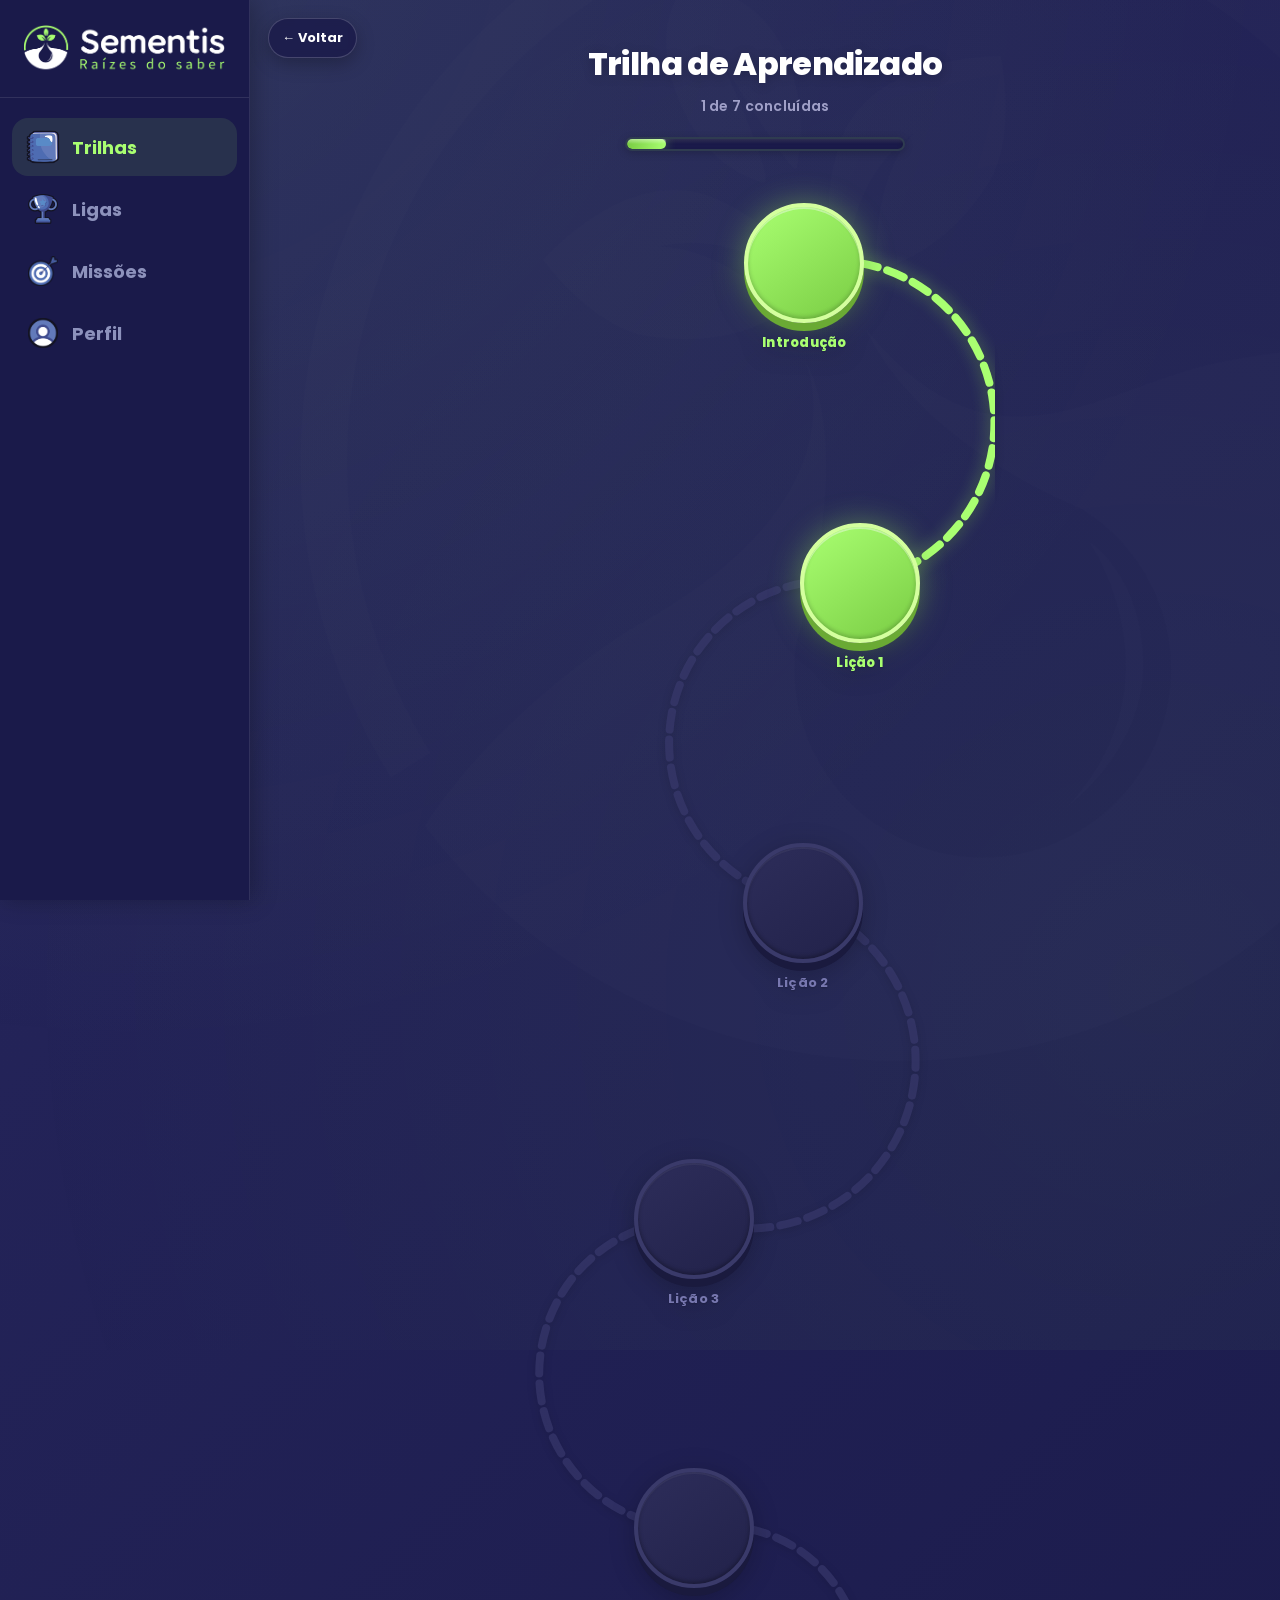
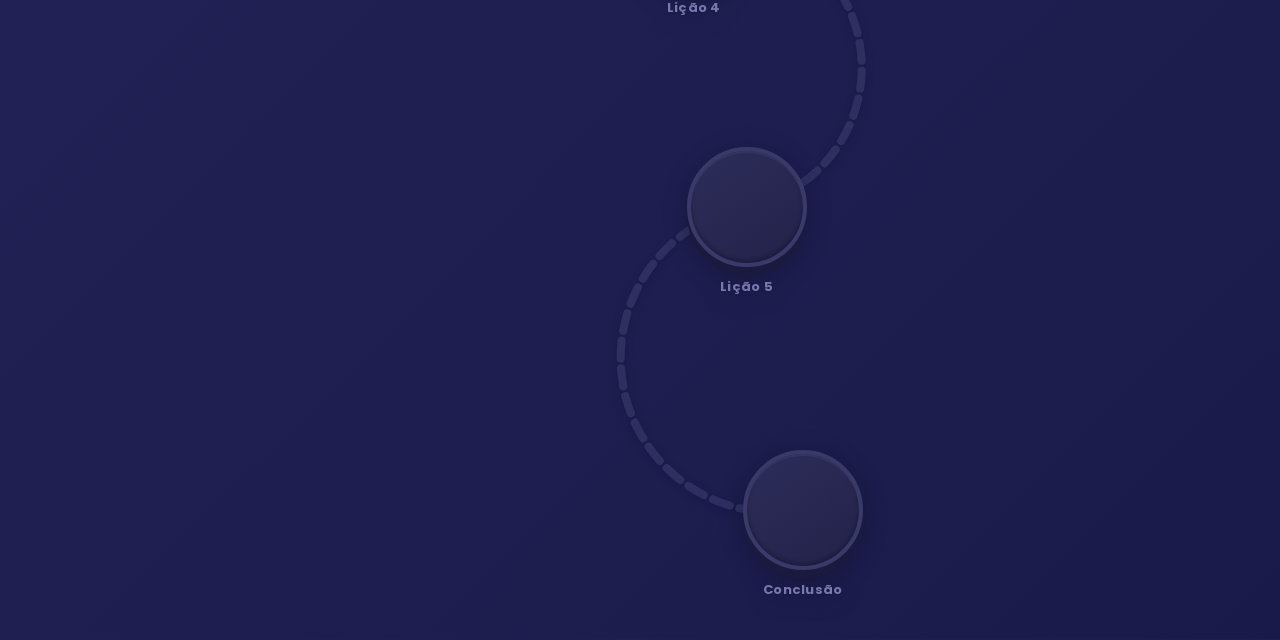
<file: trilhas.html>
<!DOCTYPE html>
<html lang="pt-BR">
<head>
<meta charset="UTF-8">
<meta name="viewport" content="width=device-width, initial-scale=1.0">
<meta name="theme-color" content="#1a1a4a">
<meta name="application-name" content="Sementis">
<link rel="manifest" href="pwa/manifest.webmanifest">
<link rel="icon" href="assets/icons/pwa-icon.svg" type="image/svg+xml">
<title>Trilha de Aprendizado - Sementis</title>
<style>
  @import url('https://fonts.googleapis.com/css2?family=Poppins:wght@400;500;600;700;800;900&display=swap');

  :root {
    --bg:           #27275e;
    --bg-dark:      #1a1a4a;
    --bg-light:     #3a3a7a;
    --green:        #a9ff71;
    --green-dark:   #7acc44;
    --green-glow:   rgba(169, 255, 113, 0.4);
    --node-locked:  #2d2d5a;
    --node-border:  #3a3a6a;
    --path-done:    #a9ff71;
    --path-locked:  #3d3d72;
    --text-muted:   #7878b0;
    --text-light:   #a0a0c8;
    --shadow-base:  rgba(0, 0, 0, 0.2);
    --shadow-strong: rgba(0, 0, 0, 0.4);
  }

  * { box-sizing: border-box; margin: 0; padding: 0; }

  body {
    background-color: var(--bg);
    background-image:
      linear-gradient(135deg, var(--bg) 0%, var(--bg-dark) 100%);
    background-repeat: no-repeat;
    background-size: cover;
    background-position: center;
    font-family: 'Poppins', -apple-system, BlinkMacSystemFont, sans-serif;
    min-height: 100vh;
    display: flex;
    flex-direction: column;
    align-items: center;
    padding-bottom: 92px;
    overflow-x: hidden;
    position: relative;
  }

  /* Background decorative elements */
  body::before {
    content: '';
    position: fixed;
    top: -50%;
    left: -50%;
    width: 200%;
    height: 200%;
    background: radial-gradient(circle at 30% 20%, rgba(169, 255, 113, 0.08) 0%, transparent 50%),
                radial-gradient(circle at 70% 80%, rgba(169, 255, 113, 0.05) 0%, transparent 50%);
    pointer-events: none;
    z-index: 0;
  }

  body::after {
    content: '';
    position: fixed;
    right: -220px;
    bottom: -160px;
    width: clamp(640px, 95vw, 1200px);
    aspect-ratio: 1 / 1;
    background: url('assets/brand/logo_sementis_background_5__opacidade.png') no-repeat center / contain;
    opacity: 0.22;
    transform: rotate(-24deg);
    pointer-events: none;
    z-index: 0;
  }

  /* ── BOTTOM NAV / SIDEBAR ───────────────── */
  .bottom-nav {
    position: fixed;
    left: 0;
    right: 0;
    bottom: 0;
    z-index: 20;
    display: flex;
    justify-content: space-around;
    align-items: center;
    padding: 12px 0 calc(12px + env(safe-area-inset-bottom));
    background: var(--bg-dark);
    border-top: 1px solid rgba(255, 255, 255, 0.1);
    box-shadow: 0 -4px 20px rgba(0, 0, 0, 0.25);
  }

  .sidebar-logo {
    display: none;
  }

  .nav-items-wrapper {
    display: contents;
  }

  .nav-item {
    display: flex;
    flex-direction: column;
    align-items: center;
    gap: 4px;
    padding: 8px 12px;
    border-radius: 12px;
    color: #8d92bc;
    text-decoration: none;
    transition: all 0.2s ease;
  }

  .nav-item img {
    width: 30px;
    height: 30px;
    transition: transform 0.2s ease;
  }

  .nav-item span {
    font-size: 11px;
    font-weight: 600;
  }

  .nav-item.active {
    color: var(--green);
  }

  .nav-item.active img {
    transform: scale(1.08);
  }

  .nav-item:hover:not(.active) {
    color: #fff;
  }

  .back-btn {
    position: fixed;
    top: calc(14px + env(safe-area-inset-top));
    left: 14px;
    z-index: 25;
    display: inline-flex;
    align-items: center;
    gap: 8px;
    padding: 9px 13px;
    border-radius: 999px;
    border: 1px solid rgba(255, 255, 255, 0.18);
    background: rgba(26, 26, 74, 0.82);
    color: #fff;
    text-decoration: none;
    font-size: 13px;
    font-weight: 700;
    backdrop-filter: blur(4px);
    box-shadow: 0 6px 18px rgba(0, 0, 0, 0.25);
    transition: transform 0.2s ease, background 0.2s ease;
  }

  .back-btn:hover {
    transform: translateY(-1px);
    background: rgba(42, 42, 98, 0.9);
  }

  /* ── HEADER ─────────────────────────────── */
  .header {
    width: 100%;
    max-width: 460px;
    padding: 40px 32px 24px;
    text-align: center;
    position: relative;
    z-index: 1;
  }
  .header h1 {
    font-size: 28px;
    font-weight: 800;
    color: #fff;
    letter-spacing: -0.02em;
    margin-bottom: 8px;
    text-shadow: 0 2px 12px var(--shadow-base);
  }
  .header p {
    font-size: 14px;
    font-weight: 600;
    color: var(--text-light);
    margin-bottom: 20px;
    letter-spacing: 0.02em;
  }
  .xp-bar-wrap {
    margin: 0 auto;
    width: 240px;
    height: 12px;
    background: var(--bg-dark);
    border-radius: 99px;
    overflow: hidden;
    border: 2px solid rgba(169, 255, 113, 0.15);
    box-shadow: inset 0 2px 4px var(--shadow-base),
                0 2px 8px var(--shadow-base);
    position: relative;
  }
  .xp-bar-wrap::before {
    content: '';
    position: absolute;
    top: 0;
    left: 0;
    right: 0;
    height: 50%;
    background: linear-gradient(180deg, rgba(255,255,255,0.1) 0%, transparent 100%);
    pointer-events: none;
  }
  .xp-bar-fill {
    height: 100%;
    width: 0%;
    background: linear-gradient(90deg, var(--green-dark) 0%, var(--green) 100%);
    border-radius: 99px;
    transition: width 1.4s cubic-bezier(0.4, 0, 0.2, 1);
    box-shadow: 0 0 12px var(--green-glow);
    position: relative;
  }
  .xp-bar-fill::after {
    content: '';
    position: absolute;
    top: 0;
    left: 0;
    right: 0;
    height: 50%;
    background: linear-gradient(180deg, rgba(255,255,255,0.4) 0%, transparent 100%);
    border-radius: 99px;
  }

  /* ── TRAIL SCENE ─────────────────────────── */
  .trail-scene {
    position: relative;
    width: 100%;
    max-width: 460px;
    z-index: 1;
  }

  .trail-svg {
    position: absolute;
    top: 0; left: 0;
    width: 100%; height: 100%;
    pointer-events: none;
    filter: drop-shadow(0 2px 4px var(--shadow-base));
  }

  /* ── NODE ────────────────────────────────── */
  .node {
    position: absolute;
    width: 110px;
    height: 110px;
    transform: translate(-50%, -50%);
    cursor: default;
    filter: drop-shadow(0 4px 12px var(--shadow-base));
    transition: filter 0.3s ease;
  }

  .node-inner {
    width: 100%; height: 100%;
    border-radius: 50%;
    display: flex; align-items: center; justify-content: center;
    position: relative;
    overflow: hidden;
    transition: transform 0.25s cubic-bezier(0.4, 0, 0.2, 1);
  }
  .node.done:hover .node-inner,
  .node.active:hover .node-inner {
    transform: scale(1.1);
  }

  .node.locked .node-inner {
    background: linear-gradient(145deg, var(--node-locked) 0%, #22224a 100%);
    box-shadow: 0 8px 0 #1a1a3e,
                inset 0 2px 0 rgba(255, 255, 255, 0.05),
                inset 0 -2px 4px rgba(0, 0, 0, 0.3);
    border: 4px solid var(--node-border);
  }

  .node.done .node-inner,
  .node.active .node-inner {
    background: linear-gradient(145deg, var(--green) 0%, var(--green-dark) 100%);
    box-shadow: 0 8px 0 #6aaa34,
                0 0 30px var(--green-glow),
                inset 0 2px 0 rgba(255, 255, 255, 0.4),
                inset 0 -2px 4px rgba(0, 0, 0, 0.2);
    border: 4px solid #d4ff9e;
  }

  .node.active .node-inner {
    cursor: pointer;
  }

  .node.done:hover .node-inner,
  .node.active:hover .node-inner {
    box-shadow: 0 8px 0 #6aaa34,
                0 0 38px var(--green-glow),
                0 0 56px rgba(169, 255, 113, 0.28),
                inset 0 2px 0 rgba(255, 255, 255, 0.4),
                inset 0 -2px 4px rgba(0, 0, 0, 0.2);
  }

  @keyframes nodePulse {
    0%, 100% {
      box-shadow: 0 8px 0 #6aaa34,
                  0 0 20px var(--green-glow),
                  inset 0 2px 0 rgba(255, 255, 255, 0.4);
    }
    50% {
      box-shadow: 0 8px 0 #6aaa34,
                  0 0 45px var(--green-glow),
                  0 0 60px rgba(169, 255, 113, 0.3),
                  inset 0 2px 0 rgba(255, 255, 255, 0.4);
    }
  }

  .node img {
    width: 100%;
    height: 100%;
    object-fit: cover;
    display: block;
    border-radius: 50%;
    filter: drop-shadow(0 2px 4px rgba(0, 0, 0, 0.2));
  }

  .node-label {
    position: absolute;
    bottom: -28px; left: 50%;
    transform: translateX(-50%);
    white-space: nowrap;
    font-size: 12px;
    font-weight: 700;
    letter-spacing: 0.02em;
    color: var(--text-muted);
    transition: color 0.3s ease;
    text-shadow: 0 1px 2px var(--shadow-base);
  }
  .node.done .node-label,
  .node.active .node-label {
    color: var(--green);
    font-weight: 800;
  }

  /* star badge */
  .star-badge {
    position: absolute;
    top: -6px; right: -6px;
    width: 32px; height: 32px;
    background: linear-gradient(145deg, #ffffff 0%, #f0f0f0 100%);
    border-radius: 50%;
    display: flex; align-items: center; justify-content: center;
    font-size: 16px;
    box-shadow: 0 3px 8px var(--shadow-strong),
                inset 0 1px 0 rgba(255, 255, 255, 0.8);
    border: 3px solid var(--green-dark);
    animation: starAppear 0.5s cubic-bezier(0.34, 1.56, 0.64, 1);
  }

  @keyframes starAppear {
    0% { transform: scale(0) rotate(-180deg); }
    100% { transform: scale(1) rotate(0deg); }
  }

  /* bounce arrow */
  .arrow-bounce {
    position: absolute;
    top: -36px; left: 50%;
    transform: translateX(-50%);
    font-size: 22px;
    color: var(--green);
    animation: bounce 0.8s ease-in-out infinite alternate;
    pointer-events: none;
    filter: drop-shadow(0 2px 4px var(--shadow-base));
  }
  @keyframes bounce {
    from { transform: translateX(-50%) translateY(0); opacity: 1; }
    to   { transform: translateX(-50%) translateY(-10px); opacity: 0.7; }
  }

  /* ── SVG PATHS ───────────────────────────── */
  .seg-done {
    stroke: var(--path-done);
    stroke-width: 8;
    fill: none;
    stroke-dasharray: 18 10;
    stroke-linecap: round;
    filter: drop-shadow(0 0 8px var(--green-glow));
    animation: pathDraw 0.8s ease-out;
  }
  .seg-locked {
    stroke: var(--path-locked);
    stroke-width: 8;
    fill: none;
    stroke-dasharray: 18 10;
    stroke-linecap: round;
    opacity: 0.6;
  }

  @keyframes pathDraw {
    from { stroke-dashoffset: 100; }
    to { stroke-dashoffset: 0; }
  }

  /* ── RESPONSIVE ─────────────────────────── */
  @media (max-width: 480px) {
    body {
      padding-bottom: 88px;
    }

    body::after {
      right: -170px;
      bottom: 48px;
      width: clamp(420px, 108vw, 760px);
      opacity: 0.18;
    }
    .header {
      padding: 32px 24px 20px;
    }
    .header h1 {
      font-size: 24px;
    }
    .xp-bar-wrap {
      width: 200px;
    }
    .node {
      width: 100px;
      height: 100px;
    }
    .node-label {
      font-size: 11px;
      bottom: -26px;
    }

    .back-btn {
      top: calc(10px + env(safe-area-inset-top));
      left: 10px;
      padding: 8px 11px;
      font-size: 12px;
    }
  }

  @media (min-width: 768px) {
    .header h1 {
      font-size: 32px;
    }
    .xp-bar-wrap {
      width: 280px;
      height: 14px;
    }
    .node {
      width: 120px;
      height: 120px;
    }
    .node-label {
      font-size: 13px;
      bottom: -30px;
    }
  }

  @media (min-width: 1024px) {
    body {
      padding-bottom: 0;
      padding-left: 250px;
    }

    .bottom-nav {
      top: 0;
      right: auto;
      bottom: 0;
      width: 250px;
      flex-direction: column;
      justify-content: flex-start;
      align-items: stretch;
      padding: 0;
      border-top: none;
      border-right: 1px solid rgba(255, 255, 255, 0.1);
      box-shadow: 4px 0 22px rgba(0, 0, 0, 0.25);
    }

    .sidebar-logo {
      display: block;
      padding: 24px;
      border-bottom: 1px solid rgba(255, 255, 255, 0.1);
      margin-bottom: 20px;
    }

    .sidebar-logo img {
      width: 100%;
      height: auto;
      display: block;
    }

    .nav-items-wrapper {
      display: flex;
      flex-direction: column;
      gap: 4px;
      padding: 0 12px;
    }

    .nav-item {
      flex-direction: row;
      gap: 14px;
      padding: 14px 16px;
      border-radius: 16px;
      font-size: 16px;
    }

    .nav-item span {
      font-size: 18px;
      font-weight: 700;
    }

    .nav-item.active {
      background: rgba(169, 255, 113, 0.1);
    }

    .nav-item:hover:not(.active) {
      background: rgba(255, 255, 255, 0.06);
    }

    .back-btn {
      left: 268px;
      top: 18px;
    }
  }
</style>
<link rel="stylesheet" href="css/shared-navbar.css">
</head>
<body>

<a class="back-btn" href="home.html" aria-label="Voltar para home">← Voltar</a>

<div class="header">
  <h1 id="trilhaTitle">Trilha de Aprendizado</h1>
  <p>1 de 7 concluídas</p>
  <div class="xp-bar-wrap">
    <div class="xp-bar-fill" id="xpFill"></div>
  </div>
</div>

<div class="trail-scene" id="scene"></div>

<div id="shared-navbar-root"></div>

<script>
function applyModuleTitle() {
  const titleEl = document.getElementById('trilhaTitle');
  if (!titleEl) return;

  const params = new URLSearchParams(window.location.search);
  const moduleTitle = params.get('module');

  if (moduleTitle && moduleTitle.trim()) {
    titleEl.textContent = moduleTitle.trim();
    document.title = `${moduleTitle.trim()} - Sementis`;
  }
}

applyModuleTitle();

const lessons = [
  { label: 'Introdução', state: 'done'   },
  { label: 'Lição 1',    state: 'active' },
  { label: 'Lição 2',    state: 'locked' },
  { label: 'Lição 3',    state: 'locked' },
  { label: 'Lição 4',    state: 'locked' },
  { label: 'Lição 5',    state: 'locked' },
  { label: 'Conclusão',  state: 'locked' },
];

const PAD_TOP   = 88;
const PAD_BOT   = 130;
const PAD_SIDE  = 112;

function seededNoise(n) {
  const x = Math.sin(n * 127.1 + 311.7) * 43758.5453123;
  return x - Math.floor(x);
}

function getNodePoints(width) {
  const points = [];
  let y = PAD_TOP;

  for (let i = 0; i < lessons.length; i++) {
    if (i > 0) {
      // Espaçamento maior e irregular para parecer mais natural entre os nós.
      const baseStep = 260;
      const randomStep = seededNoise(i * 4.17) * 66;
      const waveStep = Math.sin(i * 0.82 + 0.4) * 18;
      const step = Math.max(246, baseStep + randomStep + waveStep);
      y += step;
    }

    const baseWave = Math.sin(i * 1.18 + 0.5) * 0.12 + Math.sin(i * 0.63 + 1.7) * 0.07;
    const jitter = (seededNoise(i + 3.21) - 0.5) * 0.1;
    const xNorm = 0.5 + baseWave + jitter;
    const x = Math.max(PAD_SIDE, Math.min(width - PAD_SIDE, xNorm * width));

    points.push({ x, y });
  }

  return points;
}

function build() {
  const scene = document.getElementById('scene');
  const W = Math.min(window.innerWidth, 460);
  const pts = getNodePoints(W);
  const H = pts[pts.length - 1].y + PAD_BOT;
  scene.style.height = H + 'px';

  // ── SVG ────────────────────────────────────
  const svgNS = 'http://www.w3.org/2000/svg';
  let svg = scene.querySelector('.trail-svg');
  if (!svg) {
    svg = document.createElementNS(svgNS, 'svg');
    svg.classList.add('trail-svg');
    scene.appendChild(svg);
  }
  svg.innerHTML = '';
  svg.setAttribute('viewBox', `0 0 ${W} ${H}`);

  for (let i = 0; i < pts.length - 1; i++) {
    const a = pts[i], b = pts[i+1];
    const isDone = lessons[i].state === 'done';

    const dx = b.x - a.x;
    const dy = b.y - a.y;
    const diameter = Math.hypot(dx, dy) || 1;
    const radius = diameter / 2;
    const sweepFlag = i % 2 === 0 ? 1 : 0;

    const p = document.createElementNS(svgNS, 'path');
    p.setAttribute('d', `M${a.x},${a.y} A${radius},${radius} 0 0 ${sweepFlag} ${b.x},${b.y}`);
    p.setAttribute('class', isDone ? 'seg-done' : 'seg-locked');
    svg.appendChild(p);
  }

  // ── Nodes ──────────────────────────────────
  scene.querySelectorAll('.node').forEach(n => n.remove());

  lessons.forEach((lesson, i) => {
    const {x, y} = pts[i];
    const div = document.createElement('div');
    div.className = `node ${lesson.state}`;
    div.style.left = x + 'px';
    div.style.top  = y + 'px';

    const inner = document.createElement('div');
    inner.className = 'node-inner';

    const img = document.createElement('img');
    img.src = (lesson.state === 'locked')
      ? 'assets/tarefas/tarefa_bloqueada.png'
      : 'assets/tarefas/tarefa_concluida.png';
    img.alt = lesson.state;
    inner.appendChild(img);

    if (lesson.state === 'done' && lesson.label !== 'Introdução') {
      const star = document.createElement('div');
      star.className = 'star-badge';
      star.textContent = '⭐';
      inner.appendChild(star);
    }

    if (lesson.state === 'active') {
      const arrow = document.createElement('div');
      arrow.className = 'arrow-bounce';
      arrow.textContent = '▼';
      inner.appendChild(arrow);
    }

    div.appendChild(inner);

    const lbl = document.createElement('span');
    lbl.className = 'node-label';
    lbl.textContent = lesson.label;
    div.appendChild(lbl);

    scene.appendChild(div);
  });

  // XP bar animation
  const done = lessons.filter(l => l.state === 'done').length;
  const percentage = (done / lessons.length * 100).toFixed(0);

  setTimeout(() => {
    const fillElement = document.getElementById('xpFill');
    fillElement.style.width = percentage + '%';
  }, 500);
}

build();
window.addEventListener('resize', build);
</script>
<script src="pwa/pwa-register.js"></script>
<script src="js/shared-navbar.js"></script>
</body>
</html>
</file>
<file: css/styles.css>
/* ===== CSS Variables ===== */
:root {
    --color-primary: #27275e;
    --color-primary-dark: #1a1a4a;
    --color-primary-light: #3a3a7a;
    --color-accent: #a9ff71;
    --color-accent-dark: #8ce05a;
    --color-accent-light: #c4ff9e;
    
    --color-white: #ffffff;
    --color-gray-100: #f7f7f9;
    --color-gray-200: #e9e9ed;
    --color-gray-300: #d1d1d9;
    --color-gray-400: #9999a5;
    --color-gray-500: #6b6b78;
    --color-gray-600: #4a4a55;
    --color-gray-700: #2d2d35;
    --color-black: #0a0a0f;
    
    --color-success: #10b981;
    --color-warning: #f59e0b;
    --color-error: #ef4444;
    
    --font-family: 'Poppins', -apple-system, BlinkMacSystemFont, 'Segoe UI', Roboto, sans-serif;
    
    --shadow-sm: 0 1px 2px rgba(0, 0, 0, 0.05);
    --shadow-md: 0 4px 6px -1px rgba(0, 0, 0, 0.1), 0 2px 4px -1px rgba(0, 0, 0, 0.06);
    --shadow-lg: 0 10px 15px -3px rgba(0, 0, 0, 0.1), 0 4px 6px -2px rgba(0, 0, 0, 0.05);
    --shadow-xl: 0 20px 25px -5px rgba(0, 0, 0, 0.1), 0 10px 10px -5px rgba(0, 0, 0, 0.04);
    --shadow-glow: 0 0 20px rgba(169, 255, 113, 0.3);
    
    --radius-sm: 8px;
    --radius-md: 12px;
    --radius-lg: 16px;
    --radius-xl: 24px;
    --radius-full: 9999px;
    
    --transition-fast: 150ms ease;
    --transition-base: 300ms ease;
    --transition-slow: 500ms ease;
}

/* ===== Reset & Base ===== */
*,
*::before,
*::after {
    margin: 0;
    padding: 0;
    box-sizing: border-box;
}

html {
    scroll-behavior: smooth;
}

body {
    font-family: var(--font-family);
    font-size: 16px;
    line-height: 1.6;
    color: var(--color-white);
    background-color: var(--color-primary);
    -webkit-font-smoothing: antialiased;
    -moz-osx-font-smoothing: grayscale;
}

img {
    max-width: 100%;
    height: auto;
    display: block;
}

a {
    text-decoration: none;
    color: inherit;
    transition: color var(--transition-fast);
}

ul {
    list-style: none;
}

button {
    font-family: inherit;
    cursor: pointer;
    border: none;
    background: none;
}

input {
    font-family: inherit;
    border: none;
    outline: none;
}

/* ===== Container ===== */
.container {
    width: 100%;
    max-width: 1200px;
    margin: 0 auto;
    padding: 0 24px;
}

/* ===== Buttons ===== */
.btn {
    display: inline-flex;
    align-items: center;
    justify-content: center;
    gap: 8px;
    padding: 12px 24px;
    font-size: 14px;
    font-weight: 600;
    border-radius: var(--radius-full);
    transition: all var(--transition-base);
    cursor: pointer;
    border: 2px solid transparent;
}

.btn--primary {
    background: var(--color-accent);
    color: var(--color-primary-dark);
}

.btn--primary:hover {
    background: var(--color-accent-dark);
    box-shadow: var(--shadow-glow);
    transform: translateY(-2px);
}

.btn--outline {
    background: transparent;
    border-color: var(--color-white);
    color: var(--color-white);
}

.btn--outline:hover {
    background: var(--color-white);
    color: var(--color-primary);
}

.btn--ghost {
    background: rgba(255, 255, 255, 0.1);
    color: var(--color-white);
    border-color: transparent;
}

.btn--ghost:hover {
    background: rgba(255, 255, 255, 0.2);
}

.btn--large {
    padding: 16px 32px;
    font-size: 16px;
}

.btn--full {
    width: 100%;
}

/* ===== Section Styling ===== */
.section__header {
    text-align: center;
    margin-bottom: 60px;
}

.section__tag {
    display: inline-block;
    padding: 8px 16px;
    background: rgba(169, 255, 113, 0.1);
    color: var(--color-accent);
    font-size: 14px;
    font-weight: 600;
    border-radius: var(--radius-full);
    margin-bottom: 16px;
}

.section__title {
    font-size: clamp(28px, 5vw, 42px);
    font-weight: 700;
    line-height: 1.2;
}

.highlight {
    color: var(--color-accent);
}

/* ===== Animations ===== */
@keyframes float {
    0%, 100% {
        transform: translateY(0);
    }
    50% {
        transform: translateY(-10px);
    }
}

@keyframes pulse {
    0%, 100% {
        opacity: 1;
    }
    50% {
        opacity: 0.5;
    }
}

@keyframes slideUp {
    from {
        opacity: 0;
        transform: translateY(30px);
    }
    to {
        opacity: 1;
        transform: translateY(0);
    }
}

@keyframes fadeIn {
    from {
        opacity: 0;
    }
    to {
        opacity: 1;
    }
}

/* ===== Scrollbar ===== */
::-webkit-scrollbar {
    width: 8px;
}

::-webkit-scrollbar-track {
    background: var(--color-primary-dark);
}

::-webkit-scrollbar-thumb {
    background: var(--color-primary-light);
    border-radius: var(--radius-full);
}

::-webkit-scrollbar-thumb:hover {
    background: var(--color-gray-500);
}

/* ===== Menu de Perfil no Navbar (Auth Actions) ===== */
.user-profile-menu {
    display: flex;
    align-items: center;
    gap: 15px;
    position: relative;
}

.user-greeting {
    color: var(--color-white);
    font-weight: 500;
}

.profile-dropdown-container {
    position: relative;
    display: flex;
    align-items: center;
    justify-content: center;
}

.profile-icon-btn {
    width: 45px;
    height: 45px;
    border-radius: 50%;
    cursor: pointer;
    transition: var(--transition-base);
    background-color: rgba(255, 255, 255, 0.08); /* Fundo sutil */
    padding: 6px;
    border: 2px solid transparent;
}

/* Efeito clássico verde ao passar o mouse */
.profile-icon-btn:hover {
    background-color: rgba(169, 255, 113, 0.15); /* var(--color-accent) com opacidade */
    border-color: var(--color-accent);
    transform: scale(1.1);
    box-shadow: var(--shadow-glow); /* Cria o brilho verde característico da marca */
}

.profile-dropdown {
    position: absolute;
    top: calc(100% + 15px);
    right: 0;
    background-color: var(--color-primary);
    border: 1px solid var(--color-primary-light);
    border-radius: var(--radius-md);
    box-shadow: var(--shadow-lg);
    min-width: 170px;
    display: flex;
    flex-direction: column;
    opacity: 0;
    visibility: hidden;
    transform: translateY(-15px);
    transition: var(--transition-base);
    z-index: 100;
    overflow: hidden;
}

.profile-dropdown.active {
    opacity: 1;
    visibility: visible;
    transform: translateY(0);
}

.profile-dropdown .dropdown-item {
    padding: 14px 20px;
    color: var(--color-gray-100);
    text-decoration: none;
    font-weight: 500;
    font-size: 15px;
    background: none;
    border: none;
    text-align: left;
    cursor: pointer;
    transition: background-color var(--transition-fast), color var(--transition-fast);
    width: 100%;
    outline: none;
    font-family: inherit;
    border-bottom: 1px solid rgba(255, 255, 255, 0.05); /* Separação sutil */
}

.profile-dropdown .dropdown-item:last-child {
    border-bottom: none;
}

.profile-dropdown .dropdown-item:hover {
    background-color: var(--color-primary-light);
    color: var(--color-accent);
}
</file>
<file: css/landing.css>
/* ===== Header & Navigation ===== */
.header {
    position: fixed;
    top: 0;
    left: 0;
    right: 0;
    z-index: 1000;
    padding: 16px 0;
    transition: all var(--transition-base);
}

.header.scrolled {
    background: rgba(39, 39, 94, 0.95);
    backdrop-filter: blur(10px);
    box-shadow: var(--shadow-lg);
}

.nav {
    display: flex;
    align-items: center;
    justify-content: space-between;
}

.nav__logo-img {
    height: 40px;
    width: auto;
}

.nav__menu {
    display: flex;
    align-items: center;
    gap: 32px;
}

.nav__link {
    font-size: 14px;
    font-weight: 500;
    color: rgba(255, 255, 255, 0.8);
    position: relative;
}

.nav__link::after {
    content: '';
    position: absolute;
    bottom: -4px;
    left: 0;
    width: 0;
    height: 2px;
    background: var(--color-accent);
    transition: width var(--transition-base);
}

.nav__link:hover {
    color: var(--color-white);
}

.nav__link:hover::after {
    width: 100%;
}

.nav__actions {
    display: flex;
    align-items: center;
    gap: 12px;
}

.nav__toggle {
    display: none;
    flex-direction: column;
    gap: 5px;
    padding: 8px;
}

.nav__toggle span {
    display: block;
    width: 24px;
    height: 2px;
    background: var(--color-white);
    transition: all var(--transition-base);
}

/* ===== Hero Section ===== */
.hero {
    min-height: 100vh;
    display: flex;
    align-items: center;
    padding-top: 100px;
    padding-bottom: 140px;
    position: relative;
    overflow: hidden;
}

.hero__container {
    display: grid;
    grid-template-columns: 1fr 1fr;
    gap: 60px;
    align-items: center;
    position: relative;
    z-index: 2;
}

.hero__title {
    font-size: clamp(36px, 5vw, 56px);
    font-weight: 800;
    line-height: 1.1;
    margin-bottom: 24px;
}

.hero__description {
    font-size: 18px;
    color: rgba(255, 255, 255, 0.8);
    margin-bottom: 32px;
    max-width: 500px;
}

.hero__buttons {
    display: flex;
    gap: 16px;
    margin-bottom: 48px;
}

.hero__stats {
    display: flex;
    gap: 40px;
}

.stat {
    display: flex;
    flex-direction: column;
}

.stat__number {
    font-size: 32px;
    font-weight: 700;
    color: var(--color-accent);
}

.stat__label {
    font-size: 14px;
    color: rgba(255, 255, 255, 0.6);
}

/* Hero Image/Phone */
.hero__image {
    position: relative;
    display: flex;
    justify-content: center;
}

.hero__phone-img {
    width: 500px;
    height: auto;
    filter: drop-shadow(0 20px 40px rgba(0, 0, 0, 0.4));
    animation: slideUp 0.6s ease forwards;
    position: relative;
    z-index: 1;
    transition: transform 0.4s ease, filter 0.4s ease;
}

.hero__phone-img:hover {
    transform: scale(1.05);
    filter: drop-shadow(0 25px 50px rgba(0, 0, 0, 0.4)) drop-shadow(0 0 40px rgba(169, 255, 113, 0.4));
    animation: shake 0.5s ease;
}

@keyframes shake {
    0%, 100% { transform: scale(1.05) rotate(0deg); }
    20% { transform: scale(1.05) rotate(-2deg); }
    40% { transform: scale(1.05) rotate(2deg); }
    60% { transform: scale(1.05) rotate(-1.5deg); }
    80% { transform: scale(1.05) rotate(1deg); }
}

/* Floating Icons */
.hero__floating {
    position: absolute;
    inset: 0;
    pointer-events: none;
}

.floating-icon {
    position: absolute;
    width: 52px;
    height: 52px;
    object-fit: contain;
    animation: float 3s ease-in-out infinite;
    filter: drop-shadow(0 4px 12px rgba(0,0,0,0.4));
    z-index: 2;
}

.floating-icon--1 {
    top: 8%;
    left: -30px;
    animation-delay: 0s;
}

.floating-icon--2 {
    top: 10%;
    right: -30px;
    animation-delay: 0.5s;
}

.floating-icon--3 {
    bottom: 20%;
    left: -35px;
    animation-delay: 1s;
}

/* Hero Wave */
.hero__wave {
    position: absolute;
    bottom: 0;
    left: 0;
    right: 0;
    z-index: 1;
}

.hero__wave svg {
    display: block;
    width: 100%;
}

/* ===== About Section ===== */
.about {
    padding: 100px 0;
    background: var(--color-primary-dark);
}

.about__content {
    display: grid;
    grid-template-columns: 1fr 1fr;
    gap: 60px;
    align-items: center;
}

.about__text {
    max-width: 540px;
}

.about__text p {
    color: rgba(255, 255, 255, 0.8);
    margin-bottom: 24px;
    font-size: 16px;
}

.about__list {
    display: flex;
    flex-direction: column;
    gap: 16px;
    margin-top: 32px;
}

.about__list li {
    display: flex;
    align-items: center;
    gap: 16px;
}

.about__icon {
    width: 32px;
    height: 32px;
    object-fit: contain;
}

.about__list span {
    font-size: 15px;
    color: rgba(255, 255, 255, 0.9);
}

.about__photos {
    display: grid;
    grid-template-columns: 1fr 1fr;
    gap: 16px;
}

.about__photo {
    border-radius: var(--radius-lg);
    overflow: hidden;
    border: 2px solid rgba(255, 255, 255, 0.08);
    transition: transform 0.4s ease, border-color 0.4s ease;
}

.about__photo img {
    width: 100%;
    height: 100%;
    object-fit: cover;
    display: block;
    transition: transform 0.4s ease, filter 0.4s ease;
    filter: brightness(0.85);
}

.about__photo--1,
.about__photo--2 {
    aspect-ratio: 4 / 3;
}

.about__photo:hover {
    border-color: var(--color-accent);
    transform: translateY(-4px);
}

.about__photo:hover img {
    transform: scale(1.05);
    filter: brightness(1);
}

.about__photo--3 {
    grid-column: span 2;
    aspect-ratio: 16 / 7;
}

/* ===== Features Section ===== */
.features {
    padding: 100px 0;
    background: var(--color-primary);
}

.features__grid {
    display: grid;
    grid-template-columns: repeat(3, 1fr);
    gap: 24px;
}

.feature-card {
    background: rgba(255, 255, 255, 0.05);
    border: 1px solid rgba(255, 255, 255, 0.1);
    border-radius: var(--radius-lg);
    padding: 32px;
    transition: all var(--transition-base);
}

.feature-card:hover {
    background: rgba(255, 255, 255, 0.08);
    transform: translateY(-5px);
    box-shadow: var(--shadow-lg);
}

.feature-card__icon {
    width: 56px;
    height: 56px;
    background: rgba(169, 255, 113, 0.1);
    border-radius: var(--radius-md);
    display: flex;
    align-items: center;
    justify-content: center;
    margin-bottom: 20px;
}

.feature-card__icon img {
    width: 32px;
    height: 32px;
    object-fit: contain;
}

.feature-card__title {
    font-size: 18px;
    font-weight: 600;
    margin-bottom: 12px;
}

.feature-card__description {
    font-size: 14px;
    color: rgba(255, 255, 255, 0.7);
    line-height: 1.6;
}

/* ===== Games Section ===== */
.games {
    padding: 100px 0;
    background: var(--color-primary-dark);
}

.games__grid {
    display: grid;
    grid-template-columns: repeat(2, 1fr);
    gap: 32px;
}

.game-card {
    background: var(--color-primary);
    border-radius: var(--radius-xl);
    overflow: hidden;
    transition: all var(--transition-base);
    border: 1px solid rgba(255, 255, 255, 0.1);
}

.game-card:hover {
    transform: translateY(-5px);
    box-shadow: var(--shadow-xl);
}

.game-card__image {
    position: relative;
    height: 200px;
    overflow: hidden;
}

.game-card__bg {
    width: 100%;
    height: 100%;
    object-fit: cover;
}

.game-card__character {
    position: absolute;
    bottom: 20px;
    left: 50%;
    transform: translateX(-50%);
    width: 80px;
    height: auto;
    animation: float 2s ease-in-out infinite;
}

.game-card__items {
    position: absolute;
    bottom: 20px;
    left: 50%;
    transform: translateX(-50%);
    display: flex;
    gap: 20px;
}

.game-card__bin {
    width: 60px;
    height: auto;
}

.game-card__content {
    padding: 24px;
}

.game-card__title {
    font-size: 20px;
    font-weight: 600;
    margin-bottom: 8px;
}

.game-card__description {
    font-size: 14px;
    color: rgba(255, 255, 255, 0.7);
    margin-bottom: 16px;
}

.game-card__tag {
    display: inline-block;
    padding: 6px 12px;
    background: rgba(169, 255, 113, 0.1);
    color: var(--color-accent);
    font-size: 12px;
    font-weight: 600;
    border-radius: var(--radius-full);
}

/* ===== CTA Section ===== */
.cta {
    padding: 80px 0;
    background: linear-gradient(135deg, var(--color-primary-light), var(--color-primary));
    position: relative;
    overflow: hidden;
}

.cta .container {
    display: flex;
    align-items: center;
    justify-content: space-between;
    gap: 40px;
}

.cta__content {
    max-width: 500px;
}

.cta__title {
    font-size: clamp(24px, 4vw, 36px);
    font-weight: 700;
    margin-bottom: 16px;
}

.cta__description {
    font-size: 16px;
    color: rgba(255, 255, 255, 0.8);
    margin-bottom: 24px;
}

.cta__badges {
    display: flex;
    gap: 16px;
}

.cta__badge {
    width: 80px;
    height: 80px;
    object-fit: contain;
    animation: float 3s ease-in-out infinite;
}

.cta__badge:nth-child(2) { animation-delay: 0.3s; }
.cta__badge:nth-child(3) { animation-delay: 0.6s; }

/* ===== Footer ===== */
.footer {
    padding: 60px 0 24px;
    background: var(--color-primary-dark);
}

.footer__grid {
    display: grid;
    grid-template-columns: 2fr 1fr 1fr 1fr;
    gap: 40px;
    margin-bottom: 40px;
}

.footer__logo {
    width: 120px;
    margin-bottom: 16px;
}

.footer__description {
    color: rgba(255, 255, 255, 0.6);
    font-size: 14px;
    margin-bottom: 24px;
}

.footer__social {
    display: flex;
    gap: 12px;
}

.social-link {
    width: 40px;
    height: 40px;
    background: rgba(255, 255, 255, 0.1);
    border-radius: var(--radius-full);
    display: flex;
    align-items: center;
    justify-content: center;
    transition: all var(--transition-base);
}

.social-link:hover {
    background: var(--color-accent);
    color: var(--color-primary-dark);
}

.footer__links h4 {
    font-size: 16px;
    font-weight: 600;
    margin-bottom: 20px;
}

.footer__links ul {
    display: flex;
    flex-direction: column;
    gap: 12px;
}

.footer__links a {
    font-size: 14px;
    color: rgba(255, 255, 255, 0.6);
    transition: color var(--transition-fast);
}

.footer__links a:hover {
    color: var(--color-accent);
}

.footer__bottom {
    padding-top: 24px;
    border-top: 1px solid rgba(255, 255, 255, 0.1);
    text-align: center;
}

.footer__bottom p {
    font-size: 14px;
    color: rgba(255, 255, 255, 0.5);
}

/* ===== Responsive ===== */
@media (max-width: 1024px) {
    .hero__container {
        grid-template-columns: 1fr;
        text-align: center;
    }

    .hero__content {
        order: 1;
    }

    .hero__image {
        order: 0;
        margin-bottom: 40px;
    }

    .hero__description {
        margin: 0 auto 32px;
    }

    .hero__buttons {
        justify-content: center;
    }

    .hero__stats {
        justify-content: center;
    }

    .about__content {
        grid-template-columns: 1fr;
        text-align: center;
    }

    .about__text {
        max-width: 100%;
    }

    .about__list li {
        justify-content: center;
    }

    .about__photos {
        max-width: 500px;
        margin: 0 auto;
    }

    .features__grid {
        grid-template-columns: repeat(2, 1fr);
    }

    .footer__grid {
        grid-template-columns: repeat(2, 1fr);
    }
}

@media (max-width: 768px) {
    .nav__menu,
    .nav__actions {
        display: none;
    }

    .nav__toggle {
        display: flex;
    }

    .nav__menu.active {
        display: flex;
        flex-direction: column;
        position: absolute;
        top: 100%;
        left: 0;
        right: 0;
        background: var(--color-primary-dark);
        padding: 24px;
        gap: 16px;
    }

    .nav__actions.active {
        display: flex;
        flex-direction: column;
        position: absolute;
        top: calc(100% + 200px);
        left: 0;
        right: 0;
        background: var(--color-primary-dark);
        padding: 24px;
        gap: 12px;
    }

    .hero__phone-img {
        width: 400px;
    }

    .features__grid {
        grid-template-columns: 1fr;
    }

    .games__grid {
        grid-template-columns: 1fr;
    }

    .cta .container {
        flex-direction: column;
        text-align: center;
    }

    .footer__grid {
        grid-template-columns: 1fr;
        text-align: center;
    }

    .footer__social {
        justify-content: center;
    }

    .about__photos {
        grid-template-columns: 1fr;
    }

    .about__photo--1,
    .about__photo--2 {
        aspect-ratio: 16 / 9;
    }

    .about__photo--3 {
        grid-column: span 1;
        aspect-ratio: 16 / 9;
    }
}

@media (max-width: 480px) {
    .hero__buttons {
        flex-direction: column;
    }

    .hero__stats {
        flex-direction: column;
        gap: 24px;
    }

    .hero__phone-img {
        width: 300px;
    }
}
</file>
<file: css/home.css>
/* ===== Home Page Styles ===== */

.home-page {
    background-color: var(--color-primary);
    min-height: 100vh;
    padding-bottom: 80px;
    overflow-x: hidden;
    position: relative;
}

.home-page::before {
    content: '';
    position: fixed;
    right: -220px;
    bottom: -140px;
    width: clamp(640px, 95vw, 1200px);
    aspect-ratio: 1 / 1;
    background-image: url('../assets/brand/logo_sementis_background_5__opacidade.png');
    background-repeat: no-repeat;
    background-size: contain;
    background-position: center;
    opacity: 0.22;
    transform: rotate(-24deg);
    pointer-events: none;
    z-index: 0;
}

@media (max-width: 768px) {
    .home-page::before {
        right: -170px;
        bottom: 36px;
        width: clamp(420px, 108vw, 760px);
        opacity: 0.18;
    }
}

/* Desktop layout with sidebar */
@media (min-width: 1024px) {
    .home-page {
        display: grid;
        grid-template-columns: 250px 1fr;
        grid-template-rows: auto 1fr;
        padding-bottom: 0;
    }
}

/* ===== Header ===== */
.home-header {
    background: linear-gradient(180deg, var(--color-primary-dark) 0%, var(--color-primary) 100%);
    padding: 20px 24px;
    box-shadow: 0 4px 20px rgba(0, 0, 0, 0.2);
}

@media (min-width: 1024px) {
    .home-header {
        grid-column: 2;
        grid-row: 1;
        padding: 24px 48px;
    }
}

.header-top {
    display: flex;
    justify-content: space-between;
    align-items: center;
    margin-bottom: 24px;
}

.header-logo {
    height: 40px;
    width: auto;
}

.header-logo-link {
    display: inline-flex;
}

.user-stats {
    display: flex;
    align-items: center;
    gap: 16px;
}

.stat-item {
    display: flex;
    align-items: center;
    gap: 6px;
    background: rgba(255, 255, 255, 0.1);
    padding: 6px 12px;
    border-radius: var(--radius-full);
    backdrop-filter: blur(10px);
}

.stat-icon {
    width: 24px;
    height: 24px;
}

.stat-value {
    font-size: 14px;
    font-weight: 600;
    color: var(--color-white);
}

.profile-btn {
    width: 40px;
    height: 40px;
    border-radius: 50%;
    background: var(--color-accent);
    display: flex;
    align-items: center;
    justify-content: center;
    cursor: pointer;
    transition: all var(--transition-base);
    border: 2px solid transparent;
}

.profile-btn:hover {
    transform: scale(1.05);
    border-color: var(--color-white);
}

.profile-btn img {
    width: 24px;
    height: 24px;
}

/* ===== User Progress ===== */
.user-progress {
    background: rgba(255, 255, 255, 0.05);
    padding: 16px;
    border-radius: var(--radius-lg);
    backdrop-filter: blur(10px);
}

.user-info {
    display: flex;
    align-items: center;
    gap: 12px;
    margin-bottom: 12px;
}

.user-avatar {
    width: 50px;
    height: 50px;
    border-radius: 50%;
    background: var(--color-accent);
    display: flex;
    align-items: center;
    justify-content: center;
    border: 3px solid var(--color-white);
}

.user-avatar img {
    width: 30px;
    height: 30px;
}

.user-details {
    flex: 1;
}

.user-name {
    font-size: 18px;
    font-weight: 600;
    color: var(--color-white);
    margin-bottom: 2px;
}

.user-level {
    font-size: 13px;
    color: var(--color-gray-300);
    display: flex;
    align-items: center;
    gap: 4px;
}

.progress-bar {
    width: 100%;
    height: 8px;
    background: rgba(255, 255, 255, 0.1);
    border-radius: var(--radius-full);
    overflow: hidden;
    margin-bottom: 8px;
}

.progress-fill {
    height: 100%;
    background: linear-gradient(90deg, var(--color-accent-dark), var(--color-accent));
    border-radius: var(--radius-full);
    transition: width 0.5s ease;
}

.progress-text {
    font-size: 12px;
    color: var(--color-gray-300);
}

/* ===== Main Content ===== */
.home-content {
    max-width: 800px;
    margin: 0 auto;
    padding: 24px 16px;
}

@media (min-width: 1024px) {
    .home-content {
        max-width: 1400px;
        padding: 40px 48px;
        grid-column: 2;
        grid-row: 2;
    }
}

.content-wrapper {
    display: flex;
    flex-direction: column;
    gap: 32px;
}

@media (min-width: 1024px) {
    .content-wrapper {
        gap: 48px;
    }
}

.section-title {
    font-size: 22px;
    font-weight: 700;
    color: var(--color-white);
    margin-bottom: 20px;
}

@media (min-width: 1024px) {
    .section-title {
        font-size: 28px;
        margin-bottom: 32px;
    }
}

/* ===== Daily Goal ===== */
.daily-goal {
    margin-bottom: 8px;
}

@media (min-width: 1024px) {
    .daily-goal {
        max-width: 600px;
    }
}

.goal-card {
    background: linear-gradient(135deg, rgba(169, 255, 113, 0.15), rgba(169, 255, 113, 0.05));
    border: 2px solid rgba(169, 255, 113, 0.3);
    border-radius: var(--radius-lg);
    padding: 20px;
    display: flex;
    align-items: center;
    gap: 16px;
    transition: all var(--transition-base);
}

.goal-card:hover {
    transform: translateY(-2px);
    box-shadow: 0 8px 24px rgba(169, 255, 113, 0.2);
}

@media (min-width: 1024px) {
    .goal-card {
        padding: 28px;
        gap: 24px;
    }

    .goal-card:hover {
        transform: translateY(-4px);
        box-shadow: 0 12px 32px rgba(169, 255, 113, 0.3);
        border-color: var(--color-accent);
    }
}

.goal-icon {
    width: 50px;
    height: 50px;
    flex-shrink: 0;
}

.goal-info {
    flex: 1;
}

.goal-info h3 {
    font-size: 16px;
    font-weight: 600;
    color: var(--color-white);
    margin-bottom: 4px;
}

.goal-info p {
    font-size: 13px;
    color: var(--color-gray-300);
    margin-bottom: 12px;
}

.goal-progress {
    display: flex;
    align-items: center;
    gap: 12px;
}

.goal-progress-bar {
    flex: 1;
    height: 6px;
    background: rgba(255, 255, 255, 0.1);
    border-radius: var(--radius-full);
    overflow: hidden;
}

.goal-progress-fill {
    height: 100%;
    background: var(--color-accent);
    border-radius: var(--radius-full);
    transition: width 0.5s ease;
}

.goal-count {
    font-size: 12px;
    font-weight: 600;
    color: var(--color-accent);
}

/* ===== Learning Trails - Path Design ===== */
.learning-trails {
    position: relative;
    padding: 20px 0;
}

.trails-header {
    display: flex;
    flex-direction: column;
    gap: 12px;
    margin-bottom: 20px;
}

@media (min-width: 768px) {
    .trails-header {
        flex-direction: row;
        justify-content: space-between;
        align-items: flex-start;
        gap: 24px;
    }
}

.trail-map-subtitle {
    font-size: 14px;
    color: var(--color-gray-300);
    max-width: 640px;
    line-height: 1.5;
    margin-top: 6px;
}

.trail-legend {
    display: flex;
    align-items: center;
    flex-wrap: wrap;
    gap: 10px 14px;
}

.legend-item {
    display: inline-flex;
    align-items: center;
    gap: 6px;
    font-size: 12px;
    color: var(--color-gray-300);
    background: rgba(255, 255, 255, 0.04);
    padding: 6px 10px;
    border-radius: var(--radius-full);
    border: 1px solid rgba(255, 255, 255, 0.08);
}

.legend-dot {
    width: 12px;
    height: 12px;
    border-radius: 50%;
    border: 2px solid transparent;
    display: inline-block;
}

.legend-dot.completed { background: linear-gradient(135deg, #52e68a, #a9ff71); border-color: rgba(169, 255, 113, 0.5); }
.legend-dot.active { background: var(--color-accent); box-shadow: 0 0 12px rgba(169, 255, 113, 0.6); }
.legend-dot.available { background: rgba(255, 255, 255, 0.18); border-color: rgba(255, 255, 255, 0.2); }
.legend-dot.locked { background: rgba(255, 255, 255, 0.08); border-color: rgba(255, 255, 255, 0.12); }

.trail-map {
    position: relative;
    background: linear-gradient(180deg, rgba(255, 255, 255, 0.04), rgba(255, 255, 255, 0.02));
    border: 2px solid rgba(255, 255, 255, 0.08);
    border-radius: var(--radius-xl);
    padding: 28px 14px 40px;
    overflow: hidden;
    box-shadow: 0 12px 38px rgba(0, 0, 0, 0.25);
    isolation: isolate;
}

.trail-map::before {
    content: '';
    position: absolute;
    inset: -40px -80px auto;
    height: 320px;
    background: radial-gradient(circle at 30% 30%, rgba(169, 255, 113, 0.15), transparent 55%),
                radial-gradient(circle at 80% 10%, rgba(255, 255, 255, 0.08), transparent 40%);
    opacity: 0.8;
    pointer-events: none;
    z-index: 0;
}

.trail-map::after {
    content: '';
    position: absolute;
    top: 0;
    bottom: 0;
    left: 50%;
    width: 6px;
    transform: translateX(-50%);
    background: linear-gradient(180deg, rgba(169, 255, 113, 0.4), rgba(255, 255, 255, 0.08));
    opacity: 0.5;
    filter: blur(0.3px);
    z-index: 0;
}

.trail-step,
.trilha-step {
    position: relative;
    display: flex;
    align-items: center;
    gap: 18px;
    max-width: 920px;
    margin: 0 auto 54px;
    padding: 6px 10px;
    z-index: 1;
}

.trail-step:last-child,
.trilha-step:last-child {
    margin-bottom: 0;
}

.trail-step.align-right,
.trilha-step.align-right {
    flex-direction: row-reverse;
    text-align: right;
}

.trail-step.align-right .trail-info,
.trilha-step.align-right .trail-info {
    align-items: flex-end;
}

.trail-step:not(:last-child)::after,
.trilha-step:not(:last-child)::after {
    content: '';
    position: absolute;
    left: 50%;
    bottom: -42px;
    width: 170px;
    height: 96px;
    background-image: url('../assets/trilha_caminho.png');
    background-repeat: no-repeat;
    background-size: contain;
    background-position: center;
    opacity: 0.55;
    transform: translateX(-50%);
    pointer-events: none;
}

.trail-step.align-right:not(:last-child)::after,
.trilha-step.align-right:not(:last-child)::after {
    transform: translateX(-50%) scaleX(-1);
}

.trail-node {
    position: relative;
    width: 110px;
    height: 110px;
    border-radius: 50%;
    background: radial-gradient(circle at 30% 30%, rgba(169, 255, 113, 0.18), rgba(255, 255, 255, 0.06));
    border: 3px solid rgba(255, 255, 255, 0.15);
    box-shadow: 0 14px 30px rgba(0, 0, 0, 0.35), 0 0 0 8px rgba(169, 255, 113, 0.08);
    display: flex;
    align-items: center;
    justify-content: center;
    overflow: hidden;
}

.trail-node::before {
    content: '';
    position: absolute;
    inset: -12px;
    background: url('../assets/trilha_completa.png') no-repeat center / contain;
    opacity: 0.35;
    filter: drop-shadow(0 6px 14px rgba(0, 0, 0, 0.28));
}

.trail-icon {
    width: 68%;
    height: 68%;
    object-fit: contain;
    position: relative;
    z-index: 1;
    filter: drop-shadow(0 4px 10px rgba(0, 0, 0, 0.35));
}

.trail-badge {
    position: absolute;
    bottom: 8px;
    left: 50%;
    transform: translateX(-50%);
    background: rgba(39, 39, 94, 0.9);
    color: var(--color-accent);
    font-size: 11px;
    font-weight: 700;
    padding: 6px 12px;
    border-radius: var(--radius-full);
    border: 1px solid rgba(169, 255, 113, 0.6);
    z-index: 1;
    box-shadow: 0 6px 16px rgba(0, 0, 0, 0.35);
    letter-spacing: 0.3px;
}

.trail-badge.neutral {
    background: rgba(255, 255, 255, 0.08);
    color: var(--color-white);
    border-color: rgba(255, 255, 255, 0.2);
}

.trail-badge.locked {
    background: rgba(255, 255, 255, 0.04);
    color: var(--color-gray-300);
    border-color: rgba(255, 255, 255, 0.12);
}

.trail-info {
    display: flex;
    flex-direction: column;
    gap: 6px;
    flex: 1;
}

.trail-step-title,
.trilha-step-title {
    font-size: 19px;
    font-weight: 700;
    color: var(--color-white);
}

.trail-step-description,
.trilha-step-description {
    font-size: 14px;
    color: var(--color-gray-300);
    line-height: 1.45;
}

.trail-mini-progress {
    display: flex;
    align-items: center;
    gap: 10px;
    margin-top: 4px;
}

.trail-mini-progress-bar {
    flex: 1;
    height: 8px;
    background: rgba(255, 255, 255, 0.12);
    border-radius: var(--radius-full);
    overflow: hidden;
    position: relative;
}

.trail-mini-progress-bar.muted {
    background: rgba(255, 255, 255, 0.06);
}

.trail-mini-progress-fill {
    height: 100%;
    background: linear-gradient(90deg, var(--color-accent-dark), var(--color-accent));
    border-radius: var(--radius-full);
    box-shadow: 0 0 12px rgba(169, 255, 113, 0.4);
}

.trail-mini-progress-text {
    font-size: 13px;
    font-weight: 600;
    color: var(--color-gray-200);
    min-width: 84px;
}

.trail-mini-progress-text.locked-text {
    color: var(--color-gray-500);
}

.trail-step.completed .trail-node,
.trilha-step.completed .trail-node {
    border-color: rgba(169, 255, 113, 0.6);
    box-shadow: 0 14px 38px rgba(0, 0, 0, 0.38), 0 0 0 10px rgba(169, 255, 113, 0.12);
}

.trail-step.completed .trail-mini-progress-fill,
.trilha-step.completed .trail-mini-progress-fill {
    background: linear-gradient(90deg, #10b981, #34d399);
}

.trail-step.active .trail-node,
.trilha-step.active .trail-node {
    border-color: var(--color-accent);
    box-shadow: 0 16px 38px rgba(0, 0, 0, 0.42), 0 0 0 12px rgba(169, 255, 113, 0.18);
}

.trail-step.active .trail-node::after,
.trilha-step.active .trail-node::after {
    content: '';
    position: absolute;
    inset: -6px;
    border: 2px solid rgba(169, 255, 113, 0.4);
    border-radius: 50%;
    animation: pulse 2s ease-in-out infinite;
}

.trail-step.active .trail-mini-progress-text,
.trilha-step.active .trail-mini-progress-text {
    color: var(--color-accent);
}

.trail-step.locked,
.trilha-step.locked {
    opacity: 0.7;
}

.trail-step.locked .trail-node,
.trilha-step.locked .trail-node {
    filter: grayscale(1) brightness(0.85);
    border-color: rgba(255, 255, 255, 0.08);
    box-shadow: none;
}

.trail-step.locked .trail-info,
.trilha-step.locked .trail-info {
    color: var(--color-gray-400);
}

@media (max-width: 768px) {
    .trail-step,
    .trilha-step {
        align-items: flex-start;
        gap: 14px;
        margin-bottom: 40px;
    }

    .trail-step.align-right,
    .trilha-step.align-right {
        flex-direction: row;
        text-align: left;
    }

    .trail-step:not(:last-child)::after,
    .trilha-step:not(:last-child)::after {
        width: 120px;
        height: 70px;
        bottom: -34px;
    }

    .trail-map::after {
        width: 4px;
        opacity: 0.35;
    }
}

/* ===== Quick Games ===== */
.quick-games {
    margin-top: 16px;
}

.games-grid {
    display: grid;
    grid-template-columns: repeat(auto-fit, minmax(150px, 1fr));
    gap: 16px;
}

@media (min-width: 1024px) {
    .games-grid {
        grid-template-columns: repeat(auto-fill, minmax(200px, 1fr));
        gap: 24px;
    }
}

.game-quick-card {
    position: relative;
    background: rgba(255, 255, 255, 0.05);
    border-radius: var(--radius-lg);
    overflow: hidden;
    cursor: pointer;
    transition: all var(--transition-base);
    aspect-ratio: 1;
    display: flex;
    align-items: center;
    justify-content: center;
    padding: 20px;
    border: 2px solid rgba(255, 255, 255, 0.1);
}

.game-quick-card:hover {
    transform: translateY(-4px);
    box-shadow: 0 8px 24px rgba(0, 0, 0, 0.3);
    border-color: rgba(169, 255, 113, 0.3);
}

@media (min-width: 1024px) {
    .game-quick-card {
        padding: 32px;
    }

    .game-quick-card:hover {
        transform: translateY(-8px);
        box-shadow: 0 16px 48px rgba(0, 0, 0, 0.4);
        border-color: var(--color-accent);
    }
}

.game-thumb {
    width: 80%;
    height: 80%;
    object-fit: contain;
    transition: transform var(--transition-base);
}

.game-quick-card:hover .game-thumb {
    transform: scale(1.1);
}

.game-overlay {
    position: absolute;
    bottom: 0;
    left: 0;
    right: 0;
    background: linear-gradient(to top, rgba(0, 0, 0, 0.8), transparent);
    padding: 12px;
    transform: translateY(100%);
    transition: transform var(--transition-base);
}

.game-quick-card:hover .game-overlay {
    transform: translateY(0);
}

.game-overlay h3 {
    font-size: 14px;
    font-weight: 600;
    color: var(--color-white);
    margin-bottom: 2px;
}

.game-overlay p {
    font-size: 11px;
    color: var(--color-gray-300);
}

/* ===== Achievements ===== */
.achievements-preview {
    margin-top: 16px;
}

.achievements-grid {
    display: grid;
    grid-template-columns: repeat(auto-fit, minmax(100px, 1fr));
    gap: 16px;
}

@media (min-width: 1024px) {
    .achievements-grid {
        grid-template-columns: repeat(auto-fill, minmax(140px, 1fr));
        gap: 24px;
    }
}

.achievement-card {
    background: rgba(255, 255, 255, 0.05);
    border: 2px solid rgba(169, 255, 113, 0.3);
    border-radius: var(--radius-lg);
    padding: 16px;
    text-align: center;
    transition: all var(--transition-base);
    cursor: pointer;
}

.achievement-card:hover {
    transform: translateY(-4px);
    border-color: var(--color-accent);
    box-shadow: 0 8px 24px rgba(169, 255, 113, 0.2);
}

@media (min-width: 1024px) {
    .achievement-card {
        padding: 24px;
    }

    .achievement-card:hover {
        transform: translateY(-6px);
        box-shadow: 0 12px 32px rgba(169, 255, 113, 0.3);
    }
}

.achievement-card.locked-achievement {
    border-color: rgba(255, 255, 255, 0.1);
    opacity: 0.6;
}

.achievement-card.locked-achievement:hover {
    transform: none;
    border-color: rgba(255, 255, 255, 0.1);
    box-shadow: none;
}

.achievement-card img {
    width: 60px;
    height: 60px;
    margin: 0 auto 12px;
}

@media (min-width: 1024px) {
    .achievement-card img {
        width: 80px;
        height: 80px;
        margin: 0 auto 16px;
    }
}

.achievement-card p {
    font-size: 12px;
    color: var(--color-gray-300);
    font-weight: 500;
}

@media (min-width: 1024px) {
    .achievement-card p {
        font-size: 14px;
        font-weight: 600;
    }
}

/* ===== Bottom Navigation ===== */
.bottom-nav {
    position: fixed;
    bottom: 0;
    left: 0;
    right: 0;
    background: var(--color-primary-dark);
    border-top: 1px solid rgba(255, 255, 255, 0.1);
    display: flex;
    justify-content: space-around;
    align-items: center;
    padding: 12px 0 calc(12px + env(safe-area-inset-bottom));
    box-shadow: 0 -4px 20px rgba(0, 0, 0, 0.25);
    z-index: 20;
}

.sidebar-logo {
    display: none;
}

.sidebar-logo a {
    display: block;
    cursor: pointer;
}

.nav-items-wrapper {
    display: contents;
}

/* Desktop sidebar navigation */
@media (min-width: 1024px) {
    .bottom-nav {
        position: fixed;
        left: 0;
        top: 0;
        bottom: 0;
        right: auto;
        width: 250px;
        flex-direction: column;
        justify-content: flex-start;
        background: var(--color-primary-dark);
        padding: 0;
        border-top: none;
        border-right: 1px solid rgba(255, 255, 255, 0.1);
        box-shadow: 4px 0 22px rgba(0, 0, 0, 0.25);
        grid-column: 1;
        grid-row: 1 / 3;
    }

    .sidebar-logo {
        display: block;
        padding: 24px;
        border-bottom: 1px solid rgba(255, 255, 255, 0.1);
        margin-bottom: 20px;
    }

    .sidebar-logo img {
        width: 100%;
        height: auto;
    }

    .nav-items-wrapper {
        display: flex;
        flex-direction: column;
        gap: 4px;
        padding: 0 12px;
    }
}

.nav-item {
    display: flex;
    flex-direction: column;
    align-items: center;
    gap: 4px;
    color: #8d92bc;
    transition: all 0.2s ease;
    padding: 8px 12px;
    border-radius: 12px;
}

@media (min-width: 1024px) {
    .nav-item {
        flex-direction: row;
        padding: 14px 16px;
        gap: 14px;
        margin: 0;
        border-radius: 16px;
        font-size: 16px;
    }

    .nav-item.active {
        background: rgba(169, 255, 113, 0.1);
    }

    .nav-item:hover:not(.active) {
        background: rgba(255, 255, 255, 0.06);
    }
}

.nav-item img {
    width: 30px;
    height: 30px;
    transition: transform 0.2s ease;
}

.nav-item span {
    font-size: 11px;
    font-weight: 600;
}

@media (min-width: 1024px) {
    .nav-item span {
        font-size: 18px;
        font-weight: 700;
    }
}

.nav-item.active {
    color: var(--color-accent);
}

.nav-item.active img {
    transform: scale(1.08);
}

.nav-item:hover:not(.active) {
    color: var(--color-white);
}

/* ===== Animations ===== */
@keyframes pulse {
    0%, 100% {
        transform: scale(1);
    }
    50% {
        transform: scale(1.05);
    }
}

@keyframes pulse-ring {
    0% {
        transform: translate(-50%, -50%) scale(0.8);
        opacity: 1;
    }
    50% {
        transform: translate(-50%, -50%) scale(1);
        opacity: 0.5;
    }
    100% {
        transform: translate(-50%, -50%) scale(0.8);
        opacity: 1;
    }
}

@keyframes bounceIn {
    0% {
        transform: scale(0);
        opacity: 0;
    }
    50% {
        transform: scale(1.2);
    }
    100% {
        transform: scale(1);
        opacity: 1;
    }
}

@keyframes slideUp {
    from {
        opacity: 0;
        transform: translateY(30px);
    }
    to {
        opacity: 1;
        transform: translateY(0);
    }
}

/* ===== Responsive Design ===== */
/* Tablet landscape */
@media (min-width: 768px) and (max-width: 1023px) {
    .home-content {
        max-width: 900px;
        padding: 32px 24px;
    }

    .trail-step,
    .trilha-step {
        margin-bottom: 48px;
        gap: 16px;
    }

    .trail-node {
        width: 100px;
        height: 100px;
    }

    .trail-step-title,
    .trilha-step-title {
        font-size: 20px;
    }

    .trail-step-description,
    .trilha-step-description {
        font-size: 14px;
    }

    .trail-map::after {
        width: 5px;
    }

    .games-grid {
        grid-template-columns: repeat(3, 1fr);
        gap: 20px;
    }

    .achievements-grid {
        grid-template-columns: repeat(4, 1fr);
        gap: 20px;
    }

    .section-title {
        font-size: 24px;
        margin-bottom: 24px;
    }
}

/* Mobile */
@media (max-width: 768px) {
    .home-header {
        padding: 16px 16px;
    }

    .header-logo {
        height: 32px;
    }

    .user-stats {
        gap: 8px;
    }

    .stat-item {
        padding: 4px 8px;
    }

    .stat-icon {
        width: 20px;
        height: 20px;
    }

    .stat-value {
        font-size: 12px;
    }

    .profile-btn {
        width: 36px;
        height: 36px;
    }

    .profile-btn img {
        width: 20px;
        height: 20px;
    }

    .user-avatar {
        width: 45px;
        height: 45px;
    }

    .user-avatar img {
        width: 26px;
        height: 26px;
    }

    .user-name {
        font-size: 16px;
    }

    .user-level {
        font-size: 12px;
    }

    .section-title {
        font-size: 20px;
    }

    .trail-step,
    .trilha-step {
        margin-bottom: 36px;
    }

    .trail-node {
        width: 88px;
        height: 88px;
    }

    .trail-step-title,
    .trilha-step-title {
        font-size: 18px;
    }

    .trail-step-description,
    .trilha-step-description {
        font-size: 13px;
    }

    .games-grid {
        grid-template-columns: repeat(2, 1fr);
    }

    .achievements-grid {
        grid-template-columns: repeat(3, 1fr);
    }

    .achievement-card img {
        width: 50px;
        height: 50px;
    }

    .nav-item img {
        width: 30px;
        height: 30px;
    }

    .nav-item span {
        font-size: 11px;
    }

    .nav-item {
        padding: 8px 12px;
    }
}

@media (max-width: 480px) {
    .user-stats {
        gap: 6px;
    }

    .stat-item {
        padding: 4px 6px;
        gap: 4px;
    }

    .stat-value {
        font-size: 11px;
    }

    .goal-card {
        flex-direction: column;
        text-align: center;
        padding: 16px;
    }

    .trail-step,
    .trilha-step {
        margin-bottom: 30px;
    }

    .trail-node {
        width: 76px;
        height: 76px;
    }

    .trail-step-title,
    .trilha-step-title {
        font-size: 17px;
    }

    .trail-step-description,
    .trilha-step-description {
        font-size: 12px;
    }

    .nav-item img {
        width: 30px;
        height: 30px;
    }

    .nav-item span {
        font-size: 10px;
    }
}

/* ===== Modules View ===== */
.modules-view {
    animation: fadeIn 0.3s ease;
}

.modules-header {
    display: flex;
    align-items: center;
    gap: 16px;
    margin-bottom: 32px;
}

.back-btn {
    width: 44px;
    height: 44px;
    border-radius: 50%;
    background: rgba(255, 255, 255, 0.1);
    border: 2px solid rgba(255, 255, 255, 0.2);
    display: flex;
    align-items: center;
    justify-content: center;
    cursor: pointer;
    transition: all var(--transition-base);
    color: var(--color-white);
}

.back-btn:hover {
    background: rgba(255, 255, 255, 0.2);
    border-color: var(--color-accent);
    transform: translateX(-4px);
}

.modules-title,
.trail-detail-title {
    font-size: 24px;
    font-weight: 700;
    color: var(--color-white);
    flex: 1;
}

@media (min-width: 768px) {
    .modules-title,
    .trail-detail-title {
        font-size: 32px;
    }
}

.modules-grid {
    display: grid;
    grid-template-columns: 1fr;
    gap: 20px;
}

@media (min-width: 640px) {
    .modules-grid {
        grid-template-columns: repeat(2, 1fr);
        gap: 24px;
    }
}

@media (min-width: 1024px) {
    .modules-grid {
        grid-template-columns: repeat(3, 1fr);
        gap: 32px;
    }
}

.module-card {
    background: rgba(255, 255, 255, 0.05);
    border: 2px solid rgba(255, 255, 255, 0.1);
    border-radius: var(--radius-xl);
    padding: 24px;
    text-align: center;
    cursor: pointer;
    transition: all var(--transition-base);
    animation: slideUp 0.5s ease backwards;
}

.module-card:nth-child(2) { animation-delay: 0.1s; }
.module-card:nth-child(3) { animation-delay: 0.2s; }
.module-card:nth-child(4) { animation-delay: 0.3s; }
.module-card:nth-child(5) { animation-delay: 0.4s; }

.module-card:hover:not(.locked) {
    transform: translateY(-8px);
    border-color: rgba(169, 255, 113, 0.4);
    box-shadow: 0 16px 48px rgba(0, 0, 0, 0.3);
}

.module-card.active {
    background: linear-gradient(135deg, rgba(169, 255, 113, 0.15), rgba(169, 255, 113, 0.05));
    border-color: var(--color-accent);
    box-shadow: 0 8px 32px rgba(169, 255, 113, 0.2);
}

.module-card.locked {
    opacity: 0.6;
    cursor: not-allowed;
}

.module-card.locked:hover {
    transform: none;
    box-shadow: none;
}

.module-icon-wrapper {
    position: relative;
    width: 120px;
    height: 120px;
    margin: 0 auto 20px;
}

@media (min-width: 768px) {
    .module-icon-wrapper {
        width: 140px;
        height: 140px;
    }
}

.module-icon {
    width: 100%;
    height: 100%;
    object-fit: contain;
    filter: drop-shadow(0 4px 12px rgba(0, 0, 0, 0.3));
}

.module-card.locked .module-icon {
    filter: grayscale(100%) opacity(0.5);
}

.module-pulse {
    position: absolute;
    top: 50%;
    left: 50%;
    transform: translate(-50%, -50%);
    width: 130px;
    height: 130px;
    border: 3px solid var(--color-accent);
    border-radius: 50%;
    animation: pulse-ring 2s ease-in-out infinite;
}

@media (min-width: 768px) {
    .module-pulse {
        width: 150px;
        height: 150px;
        border-width: 4px;
    }
}

.module-title {
    font-size: 20px;
    font-weight: 600;
    color: var(--color-white);
    margin-bottom: 8px;
}

@media (min-width: 768px) {
    .module-title {
        font-size: 22px;
    }
}

.module-card.locked .module-title {
    color: var(--color-gray-400);
}

.module-description {
    font-size: 14px;
    color: var(--color-gray-300);
    margin-bottom: 16px;
    line-height: 1.5;
}

@media (min-width: 768px) {
    .module-description {
        font-size: 15px;
    }
}

.module-card.locked .module-description {
    color: var(--color-gray-500);
}

.module-progress {
    margin-top: 16px;
}

.module-progress-bar {
    width: 100%;
    height: 8px;
    background: rgba(255, 255, 255, 0.1);
    border-radius: var(--radius-full);
    overflow: hidden;
    margin-bottom: 8px;
}

.module-progress-fill {
    height: 100%;
    background: linear-gradient(90deg, var(--color-accent-dark), var(--color-accent));
    border-radius: var(--radius-full);
    transition: width 0.5s ease;
}

.module-progress-text {
    font-size: 13px;
    font-weight: 600;
    color: var(--color-gray-300);
}

.module-card.active .module-progress-text {
    color: var(--color-accent);
}

.module-progress-text.locked-text {
    color: var(--color-gray-500);
}

/* ===== Trilhas View ===== */
.trilhas-view {
    animation: fadeIn 0.3s ease;
}

.trilhas-header {
    display: flex;
    align-items: center;
    gap: 16px;
    margin-bottom: 16px;
}

.trilhas-title {
    font-size: 24px;
    font-weight: 700;
    color: var(--color-white);
    flex: 1;
}

@media (min-width: 768px) {
    .trilhas-title {
        font-size: 32px;
    }
}

.trilhas-subtitle {
    font-size: 14px;
    color: var(--color-gray-300);
    margin-bottom: 32px;
}

@media (min-width: 768px) {
    .trilhas-subtitle {
        font-size: 16px;
    }
}

.trilhas-grid {
    display: flex;
    flex-direction: column;
    gap: 0;
}

.trilhas-view .trail-map {
    margin-top: 8px;
}

.trilhas-view .trilha-step {
    margin-bottom: 48px;
}

.trilhas-view .trilha-step:last-child {
    margin-bottom: 0;
}

/* ===== Trail Detail View ===== */
.trail-detail-view {
    animation: fadeIn 0.3s ease;
}

.trail-detail-header {
    display: flex;
    align-items: center;
    gap: 16px;
    margin-bottom: 32px;
}

.trail-detail-content {
    max-width: 700px;
    margin: 0 auto;
}

.trail-path-vertical {
    display: flex;
    flex-direction: column;
    gap: 0;
    position: relative;
}

.lesson-item {
    display: flex;
    gap: 20px;
    position: relative;
    padding: 20px 0;
    animation: slideUp 0.5s ease backwards;
}

.lesson-item:nth-child(3) { animation-delay: 0.1s; }
.lesson-item:nth-child(5) { animation-delay: 0.2s; }
.lesson-item:nth-child(7) { animation-delay: 0.3s; }
.lesson-item:nth-child(9) { animation-delay: 0.4s; }

@media (min-width: 768px) {
    .lesson-item {
        gap: 28px;
        padding: 24px 0;
    }
}

.lesson-node {
    position: relative;
    width: 80px;
    height: 80px;
    flex-shrink: 0;
    display: flex;
    align-items: center;
    justify-content: center;
}

@media (min-width: 768px) {
    .lesson-node {
        width: 100px;
        height: 100px;
    }
}

.lesson-icon {
    width: 100%;
    height: 100%;
    object-fit: contain;
    filter: drop-shadow(0 4px 12px rgba(0, 0, 0, 0.3));
    transition: transform var(--transition-base);
}

.lesson-item:hover:not(.locked) .lesson-icon {
    transform: scale(1.05);
}

.lesson-item.locked .lesson-icon {
    filter: grayscale(100%) opacity(0.5);
}

.lesson-item.active .lesson-node {
    animation: pulse 2s ease-in-out infinite;
}

.lesson-pulse-ring {
    position: absolute;
    top: 50%;
    left: 50%;
    transform: translate(-50%, -50%);
    width: 90px;
    height: 90px;
    border: 3px solid var(--color-accent);
    border-radius: 50%;
    animation: pulse-ring 2s ease-in-out infinite;
}

@media (min-width: 768px) {
    .lesson-pulse-ring {
        width: 110px;
        height: 110px;
        border-width: 4px;
    }
}

.lesson-connector {
    position: absolute;
    left: 39px;
    width: 2px;
    height: 100%;
    background: linear-gradient(180deg, var(--color-accent), var(--color-accent-dark));
    z-index: -1;
}

@media (min-width: 768px) {
    .lesson-connector {
        left: 49px;
    }
}

.lesson-connector.locked {
    background: linear-gradient(180deg, rgba(255, 255, 255, 0.2), rgba(255, 255, 255, 0.1));
}

.lesson-connector:first-of-type {
    top: 80px;
}

@media (min-width: 768px) {
    .lesson-connector:first-of-type {
        top: 100px;
    }
}

.lesson-info {
    flex: 1;
    padding: 8px 0;
}

.lesson-title {
    font-size: 18px;
    font-weight: 600;
    color: var(--color-white);
    margin-bottom: 6px;
}

@media (min-width: 768px) {
    .lesson-title {
        font-size: 20px;
        margin-bottom: 8px;
    }
}

.lesson-item.locked .lesson-title {
    color: var(--color-gray-400);
}

.lesson-description {
    font-size: 14px;
    color: var(--color-gray-300);
    margin-bottom: 12px;
    line-height: 1.5;
}

@media (min-width: 768px) {
    .lesson-description {
        font-size: 15px;
    }
}

.lesson-item.locked .lesson-description {
    color: var(--color-gray-500);
}

.lesson-xp {
    display: inline-block;
    padding: 4px 12px;
    background: rgba(169, 255, 113, 0.2);
    border: 1px solid var(--color-accent);
    border-radius: var(--radius-full);
    font-size: 12px;
    font-weight: 600;
    color: var(--color-accent);
}

.lesson-locked {
    font-size: 13px;
    font-weight: 600;
    color: var(--color-gray-500);
}

.btn-lesson-continue,
.btn-lesson-start {
    padding: 10px 24px;
    font-size: 14px;
    font-weight: 600;
    border-radius: var(--radius-full);
    cursor: pointer;
    transition: all var(--transition-base);
    border: none;
    margin-top: 8px;
}

@media (min-width: 768px) {
    .btn-lesson-continue,
    .btn-lesson-start {
        padding: 12px 28px;
        font-size: 15px;
    }
}

.btn-lesson-continue {
    background: var(--color-accent);
    color: var(--color-primary-dark);
}

.btn-lesson-continue:hover {
    background: var(--color-accent-dark);
    transform: translateY(-2px);
    box-shadow: 0 4px 12px rgba(169, 255, 113, 0.4);
}

.btn-lesson-start {
    background: rgba(255, 255, 255, 0.1);
    color: var(--color-white);
    border: 2px solid rgba(255, 255, 255, 0.2);
}

.btn-lesson-start:hover {
    background: rgba(255, 255, 255, 0.15);
    border-color: var(--color-white);
}

/* ===== Animations ===== */
@keyframes fadeIn {
    from {
        opacity: 0;
    }
    to {
        opacity: 1;
    }
}
</file>
<file: css/shared-navbar.css>
/* Navbar compartilhada (fonte: trilhas) */
.bottom-nav {
  position: fixed;
  left: 0;
  right: 0;
  bottom: 0;
  z-index: 20;
  display: flex;
  justify-content: space-around;
  align-items: center;
  padding: 12px 0 calc(12px + env(safe-area-inset-bottom));
  background: #1a1a4a;
  border-top: 1px solid rgba(255, 255, 255, 0.1);
  box-shadow: 0 -4px 20px rgba(0, 0, 0, 0.25);
}

.sidebar-logo {
  display: none;
}

.sidebar-logo a {
  display: block;
  cursor: pointer;
}

.nav-items-wrapper {
  display: contents;
}

.nav-item {
  display: flex;
  flex-direction: column;
  align-items: center;
  gap: 4px;
  padding: 8px 12px;
  border-radius: 12px;
  color: #8d92bc;
  text-decoration: none;
  transition: all 0.2s ease;
}

.nav-item img {
  width: 30px;
  height: 30px;
  transition: transform 0.2s ease;
}

.nav-item span {
  font-size: 11px;
  font-weight: 600;
}

.nav-item.active {
  color: #a9ff71;
}

.nav-item.active img {
  transform: scale(1.08);
}

.nav-item:hover:not(.active) {
  color: #fff;
}

@media (min-width: 1024px) {
  .bottom-nav {
    top: 0;
    right: auto;
    bottom: 0;
    width: 250px;
    flex-direction: column;
    justify-content: flex-start;
    align-items: stretch;
    padding: 0;
    border-top: none;
    border-right: 1px solid rgba(255, 255, 255, 0.1);
    box-shadow: 4px 0 22px rgba(0, 0, 0, 0.25);
  }

  .sidebar-logo {
    display: block;
    padding: 24px;
    border-bottom: 1px solid rgba(255, 255, 255, 0.1);
    margin-bottom: 20px;
  }

  .sidebar-logo img {
    width: 100%;
    height: auto;
    display: block;
  }

  .nav-items-wrapper {
    display: flex;
    flex-direction: column;
    gap: 4px;
    padding: 0 12px;
  }

  .nav-item {
    flex-direction: row;
    gap: 14px;
    padding: 14px 16px;
    border-radius: 16px;
    font-size: 16px;
  }

  .nav-item span {
    font-size: 18px;
    font-weight: 700;
  }

  .nav-item.active {
    background: rgba(169, 255, 113, 0.1);
  }

  .nav-item:hover:not(.active) {
    background: rgba(255, 255, 255, 0.06);
  }
}
</file>
<file: css/ligas.css>
.leagues-page {
    background-color: var(--color-primary);
    min-height: 100vh;
    padding-bottom: 88px;
    overflow-x: hidden;
    position: relative;
}

.leagues-page::before {
    content: '';
    position: fixed;
    right: -220px;
    bottom: -140px;
    width: clamp(640px, 95vw, 1200px);
    aspect-ratio: 1 / 1;
    background-image: url('../assets/brand/logo_sementis_background_5__opacidade.png');
    background-repeat: no-repeat;
    background-size: contain;
    background-position: center;
    opacity: 0.18;
    transform: rotate(-24deg);
    pointer-events: none;
    z-index: 0;
}

.leagues-header,
.ranking-wrapper,
.bottom-nav {
    position: relative;
    z-index: 1;
}

.leagues-header {
    background: linear-gradient(180deg, #1b1b4d 0%, #2a2a66 100%);
    border-bottom: 1px solid rgba(255, 255, 255, 0.1);
    box-shadow: 0 6px 22px rgba(0, 0, 0, 0.3);
    padding: 16px 14px 14px;
}

.leagues-header-top {
    display: flex;
    align-items: center;
    justify-content: space-between;
    gap: 12px;
    margin-bottom: 12px;
}

.leagues-logo {
    width: clamp(140px, 44vw, 200px);
    height: auto;
}

.league-tier-pill {
    padding: 7px 12px;
    border-radius: 999px;
    font-size: 12px;
    font-weight: 700;
    letter-spacing: 0.04em;
    text-transform: uppercase;
    color: #2b305f;
    background: linear-gradient(145deg, #d7e6ff 0%, #8cb3f5 100%);
}

.league-tier-pill.current-tier {
    color: #1b2a14;
    background: linear-gradient(145deg, #cfff9a 0%, #a9ff71 100%);
    box-shadow: 0 0 0 2px rgba(169, 255, 113, 0.3), 0 6px 16px rgba(169, 255, 113, 0.32);
}

.league-track {
    display: grid;
    grid-template-columns: repeat(6, 1fr);
    gap: 8px;
    background: rgba(113, 147, 214, 0.35);
    border: 1px solid rgba(255, 255, 255, 0.12);
    border-radius: 14px;
    padding: 10px 8px;
}

.league-track-item {
    display: flex;
    align-items: center;
    justify-content: center;
    min-height: 50px;
    border-radius: 10px;
    position: relative;
    overflow: visible;
}

.league-track-item.reached {
    background: rgba(255, 255, 255, 0.08);
}

.league-track-item.current {
    background: rgba(169, 255, 113, 0.3);
    border: 2px solid rgba(169, 255, 113, 0.92);
    box-shadow: 0 0 0 3px rgba(169, 255, 113, 0.22) inset, 0 0 24px rgba(169, 255, 113, 0.65);
    transform: translateY(-1px) scale(1.04);
}

.league-track-item.current img {
    filter: drop-shadow(0 0 10px rgba(169, 255, 113, 0.9));
}

.league-track-item.current::after {
    content: '';
    position: absolute;
    inset: -5px;
    border-radius: 12px;
    border: 2px solid rgba(169, 255, 113, 0.55);
    box-shadow: 0 0 16px rgba(169, 255, 113, 0.45);
    animation: currentTrophyPulse 1.8s ease-in-out infinite;
    pointer-events: none;
}

@keyframes currentTrophyPulse {
    0%, 100% {
        opacity: 1;
        transform: scale(1);
    }
    50% {
        opacity: 0.6;
        transform: scale(1.04);
    }
}

.league-track-item img {
    width: 34px;
    height: 34px;
}

.league-track-item.upcoming img {
    opacity: 0.55;
}

.ranking-wrapper {
    width: min(100%, 780px);
    margin: 0 auto;
    padding: 14px 10px 24px;
}

.ranking-card {
    background: linear-gradient(180deg, rgba(48, 48, 109, 0.98) 0%, rgba(39, 39, 94, 0.98) 100%);
    border-radius: 18px;
    border: 2px solid rgba(255, 255, 255, 0.08);
    box-shadow: 0 16px 40px rgba(0, 0, 0, 0.28);
    overflow: hidden;
}

.ranking-list {
    margin: 0;
    padding: 0;
    list-style: none;
}

.ranking-row {
    display: grid;
    grid-template-columns: 40px 44px 1fr auto;
    align-items: center;
    gap: 8px;
    padding: 12px 10px;
    border-bottom: 1px solid rgba(255, 255, 255, 0.06);
}

.ranking-row:last-child {
    border-bottom: none;
}

.ranking-list .ranking-row:nth-child(-n+10) {
    background: linear-gradient(90deg, rgba(169, 255, 113, 0.18) 0%, rgba(169, 255, 113, 0.04) 50%, transparent 100%) !important;
    box-shadow: inset 4px 0 0 rgba(169, 255, 113, 0.9) !important;
}

.ranking-list .ranking-row:nth-last-child(-n+11) {
    background: linear-gradient(90deg, rgba(255, 87, 87, 0.18) 0%, rgba(255, 87, 87, 0.04) 50%, transparent 100%) !important;
    box-shadow: inset 4px 0 0 rgba(255, 87, 87, 0.9) !important;
}

.promotion-zone {
    position: relative;
}

.promotion-zone::before {
    content: '';
    position: absolute;
    bottom: -1px;
    left: 2%;
    right: 2%;
    height: 2px;
    background: linear-gradient(90deg, transparent 0%, rgba(169, 255, 113, 0.85) 50%, transparent 100%);
    box-shadow: 0 0 12px rgba(169, 255, 113, 0.6);
    z-index: 2;
}

.promotion-zone::after {
    content: 'ZONA DE PROMOÇÃO';
    position: absolute;
    bottom: 0;
    left: 50%;
    transform: translate(-50%, 50%);
    background: #1b1b4d;
    color: #a9ff71;
    font-size: 11px;
    font-weight: 800;
    padding: 6px 16px;
    border-radius: 12px;
    border: 1px solid rgba(169, 255, 113, 0.4);
    box-shadow: 0 4px 12px rgba(0, 0, 0, 0.4), inset 0 0 8px rgba(169, 255, 113, 0.2);
    letter-spacing: 0.12em;
    white-space: nowrap;
    text-shadow: 0 0 8px rgba(169, 255, 113, 0.6);
    z-index: 3;
}

.demotion-zone {
    position: relative;
}

.demotion-zone::before {
    content: '';
    position: absolute;
    bottom: -1px;
    left: 2%;
    right: 2%;
    height: 2px;
    background: linear-gradient(90deg, transparent 0%, rgba(255, 87, 87, 0.85) 50%, transparent 100%);
    box-shadow: 0 0 12px rgba(255, 87, 87, 0.6);
    z-index: 2;
}

.demotion-zone::after {
    content: 'ZONA DE REBAIXAMENTO';
    position: absolute;
    bottom: 0;
    left: 50%;
    transform: translate(-50%, 50%);
    background: #1b1b4d;
    color: #ff5757;
    font-size: 11px;
    font-weight: 800;
    padding: 6px 16px;
    border-radius: 12px;
    border: 1px solid rgba(255, 87, 87, 0.4);
    box-shadow: 0 4px 12px rgba(0, 0, 0, 0.4), inset 0 0 8px rgba(255, 87, 87, 0.2);
    letter-spacing: 0.12em;
    white-space: nowrap;
    text-shadow: 0 0 8px rgba(255, 87, 87, 0.6);
    z-index: 3;
}

.ranking-row.rank-highlight {
    background: rgba(169, 255, 113, 0.15);
    border: 1px solid rgba(169, 255, 113, 0.5);
    border-radius: 8px;
    transform: scale(1.02);
    box-shadow: 0 4px 12px rgba(169, 255, 113, 0.1);
    z-index: 2;
    position: relative;
    margin: 4px 0;
}

.rank-badge {
    width: 38px;
    height: 46px;
    display: flex;
    align-items: center;
    justify-content: center;
}

.rank-badge img {
    width: 34px;
    height: 42px;
    object-fit: contain;
}

.rank-number {
    width: 38px;
    text-align: center;
    font-size: 36px;
    line-height: 1;
    font-weight: 800;
    color: var(--color-accent);
}

.player-avatar {
    width: 44px;
    height: 44px;
    border-radius: 50%;
    background: rgba(94, 111, 178, 0.45);
    border: 2px solid rgba(255, 255, 255, 0.18);
    display: flex;
    align-items: center;
    justify-content: center;
    overflow: hidden;
}

.player-avatar img {
    width: 27px;
    height: 27px;
    opacity: 0.95;
}

.player-meta h3 {
    font-size: 16px;
    line-height: 1.2;
    font-weight: 700;
    color: #f5f7ff;
    text-transform: uppercase;
    letter-spacing: 0.04em;
}

.player-xp {
    font-size: 17px;
    font-weight: 700;
    color: var(--color-accent);
    white-space: nowrap;
}

.bottom-nav {
    position: fixed;
    left: 0;
    right: 0;
    bottom: 0;
    z-index: 20;
    display: flex;
    justify-content: space-around;
    align-items: center;
    padding: 12px 0 calc(12px + env(safe-area-inset-bottom));
    background: var(--color-primary-dark);
    border-top: 1px solid rgba(255, 255, 255, 0.1);
    box-shadow: 0 -4px 20px rgba(0, 0, 0, 0.25);
}

.sidebar-logo {
    display: none;
}

.nav-items-wrapper {
    display: contents;
}

.nav-item {
    display: flex;
    flex-direction: column;
    align-items: center;
    gap: 4px;
    padding: 8px 12px;
    border-radius: 12px;
    color: #8d92bc;
    text-decoration: none;
    transition: all 0.2s ease;
}

.nav-item img {
    width: 30px;
    height: 30px;
    transition: transform 0.2s ease;
}

.nav-item span {
    font-size: 11px;
    font-weight: 600;
}

.nav-item.active {
    color: var(--color-accent);
}

.nav-item.active img {
    transform: scale(1.08);
}

.nav-item:hover:not(.active) {
    color: #fff;
}

@media (max-width: 420px) {
    .ranking-row {
        grid-template-columns: 34px 40px 1fr auto;
        gap: 7px;
        padding: 11px 8px;
    }

    .rank-number {
        width: 34px;
        font-size: 30px;
    }

    .player-avatar {
        width: 40px;
        height: 40px;
    }

    .player-avatar img {
        width: 24px;
        height: 24px;
    }

    .player-meta h3 {
        font-size: 14px;
    }

    .player-xp {
        font-size: 14px;
    }
}

@media (min-width: 1024px) {
    .leagues-page {
        display: grid;
        grid-template-columns: 250px 1fr;
        grid-template-rows: auto 1fr;
        padding-bottom: 0;
    }

    .leagues-header {
        grid-column: 2;
        grid-row: 1;
        padding: 20px 42px 18px;
    }

    .ranking-wrapper {
        grid-column: 2;
        grid-row: 2;
        width: min(100%, 980px);
        padding: 24px 42px 42px;
    }

    .ranking-row {
        grid-template-columns: 56px 52px 1fr auto;
        gap: 14px;
        padding: 14px 18px;
    }

    .rank-number {
        width: 56px;
        font-size: 44px;
    }

    .rank-badge {
        width: 50px;
        height: 60px;
    }

    .rank-badge img {
        width: 44px;
        height: 56px;
    }

    .player-avatar {
        width: 52px;
        height: 52px;
    }

    .player-avatar img {
        width: 32px;
        height: 32px;
    }

    .player-meta h3 {
        font-size: 18px;
    }

    .player-xp {
        font-size: 21px;
    }

    .bottom-nav {
        top: 0;
        right: auto;
        bottom: 0;
        width: 250px;
        flex-direction: column;
        justify-content: flex-start;
        align-items: stretch;
        padding: 0;
        border-top: none;
        border-right: 1px solid rgba(255, 255, 255, 0.1);
        box-shadow: 4px 0 22px rgba(0, 0, 0, 0.25);
    }

    .sidebar-logo {
        display: block;
        padding: 24px;
        border-bottom: 1px solid rgba(255, 255, 255, 0.1);
        margin-bottom: 20px;
    }

    .sidebar-logo img {
        width: 100%;
        height: auto;
        display: block;
    }

    .nav-items-wrapper {
        display: flex;
        flex-direction: column;
        gap: 4px;
        padding: 0 12px;
    }

    .nav-item {
        flex-direction: row;
        gap: 14px;
        padding: 14px 16px;
        border-radius: 16px;
    }

    .nav-item span {
        font-size: 18px;
        font-weight: 700;
    }

    .nav-item.active {
        background: rgba(169, 255, 113, 0.1);
    }

    .nav-item:hover:not(.active) {
        background: rgba(255, 255, 255, 0.06);
    }
}
</file>
<file: css/login.css>
/* ===== Login Page Styles ===== */
.login-page {
    min-height: 100vh;
    background: var(--color-primary);
}

.login-container {
    display: grid;
    grid-template-columns: 1fr 1fr;
    min-height: 100vh;
}

/* ===== Decoration Side ===== */
.login-decoration {
    background: linear-gradient(135deg, var(--color-primary-dark) 0%, var(--color-primary) 50%, var(--color-primary-light) 100%);
    display: flex;
    align-items: center;
    justify-content: center;
    padding: 40px;
    position: relative;
    overflow: hidden;
}

.login-decoration::before {
    content: '';
    position: absolute;
    width: 400px;
    height: 400px;
    background: radial-gradient(circle, rgba(169, 255, 113, 0.1) 0%, transparent 70%);
    top: -100px;
    right: -100px;
    border-radius: 50%;
}

.login-decoration::after {
    content: '';
    position: absolute;
    width: 300px;
    height: 300px;
    background: radial-gradient(circle, rgba(169, 255, 113, 0.08) 0%, transparent 70%);
    bottom: -50px;
    left: -50px;
    border-radius: 50%;
}

.decoration-content {
    text-align: center;
    position: relative;
    z-index: 1;
    max-width: 400px;
}

.decoration-logo {
    width: 180px;
    margin: 0 auto 32px;
}

.decoration-content h1 {
    font-size: 32px;
    font-weight: 700;
    margin-bottom: 16px;
    line-height: 1.2;
}

.decoration-content p {
    font-size: 16px;
    color: rgba(255, 255, 255, 0.8);
    margin-bottom: 48px;
}

.decoration-features {
    display: flex;
    flex-direction: column;
    gap: 20px;
}

.decoration-feature {
    display: flex;
    align-items: center;
    gap: 16px;
    background: rgba(255, 255, 255, 0.05);
    padding: 16px 24px;
    border-radius: var(--radius-lg);
    border: 1px solid rgba(255, 255, 255, 0.1);
}

.decoration-feature img {
    width: 40px;
    height: 40px;
    object-fit: contain;
}

.decoration-feature span {
    font-size: 15px;
    font-weight: 500;
}

.decoration-badges {
    display: flex;
    justify-content: center;
    gap: 24px;
    margin-top: 48px;
    pointer-events: none;
}

.badge-float {
    width: 50px;
    height: 50px;
    object-fit: contain;
    animation: float 4s ease-in-out infinite;
    opacity: 0.6;
}

.badge-1 {
    animation-delay: 0s;
}

.badge-2 {
    animation-delay: 1s;
}

.badge-3 {
    animation-delay: 2s;
}

/* ===== Form Side ===== */
.login-form-container {
    background: var(--color-primary-dark);
    display: flex;
    flex-direction: column;
    padding: 40px;
    position: relative;
}

.back-link {
    display: inline-flex;
    align-items: center;
    gap: 8px;
    color: rgba(255, 255, 255, 0.7);
    font-size: 14px;
    margin-bottom: 40px;
    transition: color var(--transition-fast);
}

.back-link:hover {
    color: var(--color-accent);
}

.form-wrapper {
    flex: 1;
    display: flex;
    flex-direction: column;
    justify-content: center;
    max-width: 400px;
    margin: 0 auto;
    width: 100%;
}

.form-header {
    text-align: center;
    margin-bottom: 32px;
}

.form-logo {
    width: 120px;
    margin: 0 auto;
}

/* ===== Auth Tabs ===== */
.auth-tabs {
    display: flex;
    background: rgba(255, 255, 255, 0.05);
    border-radius: var(--radius-full);
    padding: 4px;
    margin-bottom: 32px;
}

.auth-tab {
    flex: 1;
    padding: 12px 24px;
    font-size: 14px;
    font-weight: 600;
    color: rgba(255, 255, 255, 0.6);
    border-radius: var(--radius-full);
    transition: all var(--transition-base);
}

.auth-tab.active {
    background: var(--color-accent);
    color: var(--color-primary-dark);
}

.auth-tab:not(.active):hover {
    color: var(--color-white);
}

/* ===== Auth Forms ===== */
.auth-form {
    display: none;
}

.auth-form.active {
    display: block;
    animation: fadeIn 0.3s ease;
}

.form-group {
    margin-bottom: 20px;
}

.form-group label {
    display: block;
    font-size: 14px;
    font-weight: 500;
    margin-bottom: 8px;
    color: rgba(255, 255, 255, 0.9);
}

.input-wrapper {
    position: relative;
    display: flex;
    align-items: center;
}

.input-wrapper > svg {
    position: absolute;
    left: 16px;
    color: rgba(255, 255, 255, 0.4);
    pointer-events: none;
    z-index: 1;
}

.input-wrapper input {
    width: 100%;
    padding: 14px 48px 14px 48px;
    background: rgba(255, 255, 255, 0.05);
    border: 2px solid rgba(255, 255, 255, 0.1);
    border-radius: var(--radius-md);
    color: var(--color-white);
    font-size: 15px;
    transition: all var(--transition-base);
}

.input-wrapper input::placeholder {
    color: rgba(255, 255, 255, 0.4);
}

.input-wrapper input:focus {
    border-color: var(--color-accent);
    background: rgba(169, 255, 113, 0.05);
}

.toggle-password {
    position: absolute;
    right: 12px;
    top: 50%;
    transform: translateY(-50%);
    color: rgba(255, 255, 255, 0.4);
    padding: 6px;
    z-index: 3;
    cursor: pointer;
    transition: color var(--transition-fast);
    display: flex;
    align-items: center;
    justify-content: center;
    background: none;
    border: none;
}

.toggle-password svg {
    pointer-events: none;
}

.toggle-password:hover {
    color: var(--color-white);
}

/* ===== Password Strength ===== */
.password-strength {
    margin-top: 8px;
}

.strength-bar {
    width: 100%;
    height: 4px;
    background: rgba(255, 255, 255, 0.1);
    border-radius: var(--radius-full);
    overflow: hidden;
    position: relative;
}

.strength-bar::after {
    content: '';
    position: absolute;
    left: 0;
    top: 0;
    height: 100%;
    width: 0%;
    border-radius: var(--radius-full);
    transition: all var(--transition-base);
}

.strength-bar.weak::after {
    width: 33%;
    background: var(--color-error);
}

.strength-bar.medium::after {
    width: 66%;
    background: var(--color-warning);
}

.strength-bar.strong::after {
    width: 100%;
    background: var(--color-success);
}

.strength-text {
    font-size: 12px;
    color: rgba(255, 255, 255, 0.5);
    margin-top: 4px;
    display: block;
}

/* ===== Form Options ===== */
.form-options {
    display: flex;
    align-items: center;
    justify-content: space-between;
    margin-bottom: 24px;
    flex-wrap: wrap;
    gap: 12px;
}

.checkbox-wrapper {
    display: flex;
    align-items: center;
    gap: 10px;
    font-size: 14px;
    color: rgba(255, 255, 255, 0.8);
    cursor: pointer;
}

.checkbox-wrapper input {
    display: none;
}

.checkmark {
    width: 20px;
    height: 20px;
    border: 2px solid rgba(255, 255, 255, 0.3);
    border-radius: 6px;
    position: relative;
    transition: all var(--transition-fast);
}

.checkbox-wrapper input:checked + .checkmark {
    background: var(--color-accent);
    border-color: var(--color-accent);
}

.checkbox-wrapper input:checked + .checkmark::after {
    content: '';
    position: absolute;
    left: 6px;
    top: 2px;
    width: 5px;
    height: 10px;
    border: solid var(--color-primary-dark);
    border-width: 0 2px 2px 0;
    transform: rotate(45deg);
}

.checkbox-wrapper a {
    color: var(--color-accent);
}

.checkbox-wrapper a:hover {
    text-decoration: underline;
}

.forgot-password {
    font-size: 14px;
    color: var(--color-accent);
    transition: opacity var(--transition-fast);
}

.forgot-password:hover {
    opacity: 0.8;
}

/* ===== Divider ===== */
.divider {
    display: flex;
    align-items: center;
    margin: 24px 0;
}

.divider::before,
.divider::after {
    content: '';
    flex: 1;
    height: 1px;
    background: rgba(255, 255, 255, 0.1);
}

.divider span {
    padding: 0 16px;
    font-size: 13px;
    color: rgba(255, 255, 255, 0.5);
}

/* ===== Social Login ===== */
.social-login {
    display: flex;
    gap: 12px;
}

.social-btn {
    flex: 1;
    display: flex;
    align-items: center;
    justify-content: center;
    gap: 10px;
    padding: 14px 24px;
    background: rgba(255, 255, 255, 0.05);
    border: 2px solid rgba(255, 255, 255, 0.1);
    border-radius: var(--radius-md);
    color: var(--color-white);
    font-size: 14px;
    font-weight: 500;
    transition: all var(--transition-base);
}

.social-btn:hover {
    background: rgba(255, 255, 255, 0.1);
    border-color: rgba(255, 255, 255, 0.2);
}

/* ===== User Type Selector ===== */
.user-type-selector {
    display: flex;
    gap: 12px;
}

.user-type-option {
    flex: 1;
    cursor: pointer;
}

.user-type-option input {
    display: none;
}

.user-type-card {
    display: flex;
    flex-direction: column;
    align-items: center;
    gap: 8px;
    padding: 16px;
    background: rgba(255, 255, 255, 0.05);
    border: 2px solid rgba(255, 255, 255, 0.1);
    border-radius: var(--radius-md);
    color: rgba(255, 255, 255, 0.6);
    transition: all var(--transition-base);
    text-align: center;
}

.user-type-card span {
    font-size: 14px;
    font-weight: 600;
}

.user-type-card:hover {
    border-color: rgba(255, 255, 255, 0.3);
    background: rgba(255, 255, 255, 0.08);
}

.user-type-option input:checked + .user-type-card {
    border-color: var(--color-accent);
    background: rgba(169, 255, 113, 0.1);
    color: var(--color-accent);
}

/* ===== Responsive ===== */
@media (max-width: 1024px) {
    .login-container {
        grid-template-columns: 1fr;
    }

    .login-decoration {
        display: none;
    }

    .login-form-container {
        padding: 24px;
    }
}

@media (max-width: 480px) {
    .form-wrapper {
        max-width: 100%;
    }

    .form-options {
        flex-direction: column;
        align-items: flex-start;
    }

    .social-login {
        flex-direction: column;
    }
}
</file>
<file: css/missions.css>
/* 
  Estilos Específicos para a Página de Missões 
  Mantém o padrão de cores e bordas arredondadas do estilo Duolingo
*/

.missions-page {
    background-color: var(--color-primary, #27275e);
    min-height: 100vh;
    padding-bottom: 80px; /* Espaço para o bottom-nav */
}

/* Layout Desktop */
@media (min-width: 1024px) {
    .missions-page {
        display: grid;
        grid-template-columns: 250px 1fr;
        padding-bottom: 0;
    }
}

.page-container {
    display: flex;
    flex-direction: column;
    width: 100%;
}

@media (min-width: 1024px) {
    .page-container {
        padding: 40px;
    }
}

/* Header */
.main-header {
    display: flex;
    justify-content: center;
    align-items: center;
    padding: 20px;
}

.header-logo {
    height: 45px;
    object-fit: contain;
}

@media (min-width: 1024px) {
    .main-header {
        display: none; /* Logo já está na sidebar no desktop */
    }
}

/* Main Content */
.missions-content {
    padding: 0 20px 20px;
    max-width: 800px;
    margin: 0 auto;
    width: 100%;
    display: flex;
    flex-direction: column;
    gap: 30px;
}

@media (min-width: 1024px) {
    .missions-content {
        max-width: 1100px;
        padding-top: 40px;
    }
}

/* Card Destaque (Consumo Consciente) */
.highlight-card {
    background-color: #16162a; /* Azul bem escuro, quase preto */
    border-radius: 999px; /* Formato de pílula */
    display: flex;
    align-items: center;
    padding: 8px 24px 8px 8px;
    box-shadow: 0 4px 12px rgba(0, 0, 0, 0.4);
    margin-top: 10px;
    margin-bottom: 24px;
}

/* Card: Máquina de Prêmios (Gacha) */
.prize-machine-card {
    background: #1a1a3a;
    border-radius: 24px; 
    margin-bottom: 30px;
    position: relative;
    overflow: hidden;
    display: block; /* Mudamos de flex para block para a imagem ditar a altura */
    width: 100%; 
    box-shadow: 0 6px 15px rgba(0, 0, 0, 0.3);
    transition: transform 0.3s cubic-bezier(0.175, 0.885, 0.32, 1.275), box-shadow 0.3s ease, border-color 0.3s ease;
    border: 2px solid transparent;
    cursor: pointer;
}

.prize-machine-card::before {
    content: '';
    position: absolute;
    inset: 0;
    border-radius: 18px;
    padding: 2px;
    background: linear-gradient(90deg, #ffde59, transparent, #a9ff71);
    -webkit-mask: linear-gradient(#fff 0 0) content-box, linear-gradient(#fff 0 0);
    -webkit-mask-composite: xor;
    mask-composite: exclude;
    opacity: 0.3;
    transition: opacity 0.3s ease;
    z-index: 3;
    pointer-events: none;
}

.prize-machine-card:hover {
    transform: translateY(-4px) scale(1.015);
    box-shadow: 0 12px 25px rgba(255, 222, 89, 0.3); 
}

.prize-machine-card:hover::before {
    opacity: 0.8;
}

.prize-image-wrap {
    position: relative; /* Agora não é mais absoluto, ele dita o tamanho do card! */
    width: 100%; 
    display: block;
    z-index: 1;
    line-height: 0; /* Remove aquele espaço extra de 4px de imagens */
}

.prize-bg {
    width: 100%;
    height: auto; /* A mágica acontece aqui: mantém proporção exata da imagem */
    display: block;
    object-fit: contain; 
    transition: transform 0.8s cubic-bezier(0.175, 0.885, 0.32, 1.275);
}

.prize-machine-card:hover .prize-bg {
    transform: scale(1.05); 
}

.prize-content {
    position: absolute; /* O texto flutua por cima da imagem */
    inset: 0;
    padding: 30px; 
    z-index: 2;
    display: flex;
    flex-direction: column;
    justify-content: center; /* Centraliza verticalmente e protege as bordas */
    gap: 12px; 
    width: 60%; /* Cobre apenas o lado esquerdo */
    height: 100%;
    background: linear-gradient(90deg, rgba(26,26,58,0.95) 0%, rgba(26,26,58,0.85) 45%, transparent 100%);
    box-sizing: border-box;
}

.prize-title {
    color: #ffde59; 
    font-size: 1.4rem; 
    font-weight: 800;
    margin: 0;
    text-shadow: 0 4px 6px rgba(0, 0, 0, 0.9);
    text-transform: uppercase;
    letter-spacing: 0.5px;
}

.prize-desc {
    color: #ffffff;
    font-size: 0.95rem; 
    margin: 0;
    font-weight: 600;
    line-height: 1.4;
    text-shadow: 0 2px 4px rgba(0, 0, 0, 1);
    max-width: 80%; 
}

.prize-btn {
    background: none;
    border: none;
    padding: 0;
    margin-top: 8px;
    cursor: pointer;
    transition: transform 0.2s ease, filter 0.2s ease;
    width: fit-content;
}

.prize-btn img {
    height: 48px; 
    object-fit: contain;
    filter: drop-shadow(0 4px 6px rgba(0, 0, 0, 0.4));
}

.prize-btn:hover {
    transform: scale(1.08); 
    filter: brightness(1.15) drop-shadow(0 4px 8px rgba(169, 255, 113, 0.5));
}

/* RESPONSIVIDADE (Mobile e Desktop) para a Máquina Gacha */
@media (max-width: 768px) {
    .prize-machine-card {
        display: flex; /* Transforma o card numa coluna no celular */
        flex-direction: column-reverse; /* Inverte a ordem: Imagem fica em cima, Textos ficam embaixo! */
        border-radius: 18px;
    }

    .prize-machine-card:active {
        transform: scale(0.97); /* Efeito de transição de clique no mobile (botão amassa) */
    }

    .prize-content {
        position: relative; /* Remove o absolute, agora o texto não sobrepõe a imagem */
        width: 100%;
        padding: 24px 20px;
        background: #1a1a3a; /* Cor sólida para o bloco de texto ficar embaixo */
        align-items: center; 
        text-align: center;
        gap: 8px;
        justify-content: center;
        border-radius: 0 0 18px 18px; /* Arredonda só o final da caixa de cor de texto pra bater com o card principal */
    }

    .prize-image-wrap {
        border-radius: 18px 18px 0 0; /* Arredonda imagem no topo */
        overflow: hidden;
    }

    .prize-title {
        font-size: 1.25rem;
    }

    .prize-desc {
        max-width: 100%; 
        font-size: 0.95rem;
        margin-bottom: 6px;
        line-height: 1.4;
    }

    .prize-btn {
        margin-top: 10px;
        align-self: center; 
    }
    
    .prize-btn img {
        height: 48px; /* Traz o botão de volta ao tamanho legal para polegares */
    }
}

.highlight-icon {
    width: 76px; /* Aumentando círculo do ícone */
    height: 76px; /* Aumentando círculo do ícone para mais simetria no header */
    background-color: #ffe6ee; /* Rosinha claro igual da imagem */
    border-radius: 50%;
    display: flex;
    justify-content: center;
    align-items: center;
    flex-shrink: 0;
    z-index: 2;
    box-shadow: inset 0 -3px 6px rgba(0,0,0,0.1), 0 4px 10px rgba(0,0,0,0.25); /* Leve sombra em volta */
}

.highlight-icon img {
    width: 52px; /* Ajustando tamanho proporcional da imagem da sacola */
    height: 52px;
    object-fit: contain;
    filter: drop-shadow(0 2px 4px rgba(0,0,0,0.1));
}

.highlight-info {
    flex-grow: 1;
    padding: 0 0 0 16px;
    display: flex;
    flex-direction: column;
    justify-content: center;
}

.highlight-subtitle {
    color: var(--color-accent, #a9ff71);
    font-size: 0.65rem;
    font-weight: 700;
    margin: 0 0 2px 0;
    letter-spacing: 1px;
    text-transform: uppercase;
}

.highlight-title {
    color: #ffffff;
    font-size: 0.9rem;
    font-weight: 800;
    margin: 0 0 0 0; /* Colado na barra para deixá-la mais no centro */
    letter-spacing: 0.5px;
    text-shadow: 0 1px 2px rgba(0,0,0,0.5);
}

/* Modificadores Especiais p/ barra RPG do Cabeçalho */
.special-highlight-progress {
    margin-top: 2px; /* Reduzindo espaço superior para subir a barra */
    padding-right: 10px; /* Mais espaço para não encostar a coroa final na borda */
}
.special-highlight-progress .rpg-track {
    height: 14px;
    background-color: rgba(255, 255, 255, 0.08); /* Track mais clara para destaque */
    box-shadow: inset 0 2px 5px rgba(0,0,0,0.3);
}
.special-fill {
    background: linear-gradient(90deg, #66ff00, #a9ff71);
    box-shadow: 0 0 15px rgba(169, 255, 113, 0.6);
}
.special-node {
    width: 28px;
    height: 28px;
    box-shadow: 0 0 8px rgba(169, 255, 113, 0.4);
    background-color: #1a1a3a;
}
.special-node img {
    width: 22px;
    height: 22px;
}
.special-crown {
    width: 40px;
    height: 40px;
    background: transparent;
    z-index: 4;
}
.crown-glow {
    width: 32px;
    height: 32px;
    object-fit: contain;
    filter: drop-shadow(0 2px 8px rgba(169, 255, 113, 0.8));
    animation: crownFloat 2s ease-in-out infinite;
}

.highlight-mystery {
    margin-left: 2px;
    margin-top: 2px;
}

@keyframes crownFloat {
    0%, 100% { transform: translateY(0); }
    50% { transform: translateY(-4px); }
}

/* Título da Seção e Botão Info */
.section-header {
    display: flex;
    align-items: center;
    gap: 10px;
    margin-bottom: 20px;
}

.section-title {
    color: #ffffff;
    font-size: 1.1rem;
    font-weight: 700;
    margin: 0;
    letter-spacing: 0.5px;
}

.info-btn {
    width: 24px;
    height: 24px;
    border-radius: 50%;
    background-color: var(--color-accent, #a9ff71);
    color: var(--color-primary-dark, #1a1a4a);
    font-weight: 800;
    font-size: 14px;
    display: flex;
    justify-content: center;
    align-items: center;
    cursor: pointer;
    box-shadow: 0 2px 5px rgba(0, 0, 0, 0.4);
    transition: transform 0.2s ease, box-shadow 0.2s ease;
    border: none;
    outline: none;
}

.info-btn:hover {
    transform: scale(1.1);
    box-shadow: 0 4px 8px rgba(169, 255, 113, 0.5);
}

/* Lista de Missões */
.missions-list {
    display: flex;
    flex-direction: column;
    gap: 25px;
}

@media (min-width: 768px) {
    .missions-list {
        display: grid;
        grid-template-columns: repeat(auto-fit, minmax(350px, 1fr));
        gap: 30px;
    }

    .section-header,
    .missions-list > .section-title {
        grid-column: 1 / -1; /* Ocupa toda a linha superior */
        margin-bottom: 10px;
    }

    .section-title {
        font-size: 1.4rem;
    }
}

/* Item de Missão */
.mission-item {
    display: flex;
    align-items: flex-end;
    gap: 15px;
    position: relative;
    padding: 15px;
    border-radius: 20px;
    background: rgba(26, 26, 58, 0.4);
    box-shadow: 0 4px 15px rgba(0, 0, 0, 0.15);
    transition: transform 0.2s ease, box-shadow 0.2s ease;
}

.mission-item:hover {
    transform: translateY(-3px);
    background: rgba(26, 26, 58, 0.6);
}

.mission-info {
    flex-grow: 1;
    display: flex;
    flex-direction: column;
    gap: 8px;
}

.mission-title {
    color: #ffffff;
    font-size: 0.75rem;
    font-weight: 700;
    margin: 0;
    letter-spacing: 0.5px;
    text-transform: uppercase;
}

/* Barra Gamificada estilo RPG com Bolinhas (Nodes) */
.rpg-progress-container {
    display: flex;
    align-items: center;
    gap: 15px;
    width: 100%;
    margin-top: 10px;
}

.rpg-track {
    flex-grow: 1;
    height: 12px;
    background-color: rgba(0, 0, 0, 0.4);
    border-radius: 6px;
    position: relative;
    box-shadow: inset 0 2px 6px rgba(0, 0, 0, 0.5);
    margin-right: 18px; /* Espaço para o selo final não vazar o card */
}

.rpg-fill {
    height: 100%;
    border-radius: 6px;
    transition: width 0.5s cubic-bezier(0.175, 0.885, 0.32, 1.275);
    box-shadow: 0 0 10px rgba(169, 255, 113, 0.5); 
}

.rpg-nodes {
    position: absolute;
    top: 50%;
    left: 0;
    width: 100%;
    height: 0;
    z-index: 2;
}

.rpg-node {
    position: absolute;
    top: 50%;
    transform: translate(-50%, -50%);
    width: 24px;
    height: 24px;
    background-color: #1a1a3a;
    border-radius: 50%;
    display: flex;
    justify-content: center;
    align-items: center;
    transition: transform 0.2s ease;
}

.rpg-node img {
    width: 20px;
    height: 20px;
    object-fit: contain;
}

.rpg-node.final {
    width: 36px;
    height: 36px;
    background-color: transparent;
    z-index: 3;
}

.rpg-node.final img {
    width: 36px;
    height: 36px;
    filter: drop-shadow(0 2px 6px rgba(0,0,0,0.5));
}

.rpg-node.locked img {
    filter: grayscale(100%) opacity(0.6);
}

.rpg-text {
    font-weight: 800;
    font-size: 1rem;
    color: #ffffff;
    min-width: 40px;
    text-align: right;
    text-shadow: 0 1px 2px rgba(0, 0, 0, 0.5);
}

/* Ícones de Alvo com Efeitos de Liga */
.mission-icon {
    width: 70px;
    height: 70px;
    border-radius: 50%;
    display: flex;
    justify-content: center;
    align-items: center;
    flex-shrink: 0;
}

.mission-icon img {
    width: 60px;
    height: 60px;
    object-fit: contain;
    filter: drop-shadow(0 4px 8px rgba(0, 0, 0, 0.5));
}

/* Modificadores de Aura (Glow) para as Missões */
.tier-bronze .mission-icon img {
    filter: drop-shadow(0 0 12px rgba(205, 127, 50, 0.6));
}
.tier-bronze { border-left: 5px solid #cd7f32; padding-left: 10px; }
.tier-bronze .rpg-fill { background-color: #cd7f32; box-shadow: 0 0 10px rgba(205, 127, 50, 0.6); }

.tier-prata .mission-icon img {
    filter: drop-shadow(0 0 12px rgba(192, 192, 192, 0.6));
}
.tier-prata { border-left: 5px solid #c0c0c0; padding-left: 10px; }
.tier-prata .rpg-fill { background-color: #c0c0c0; box-shadow: 0 0 10px rgba(192, 192, 192, 0.6); }

.tier-ouro .mission-icon img {
    filter: drop-shadow(0 0 12px rgba(255, 215, 0, 0.6));
}
.tier-ouro { border-left: 5px solid #ffd700; padding-left: 10px; }
.tier-ouro .rpg-fill { background-color: #ffd700; box-shadow: 0 0 10px rgba(255, 215, 0, 0.6); }

.tier-diamante .mission-icon img {
    filter: drop-shadow(0 0 15px rgba(0, 255, 255, 0.8));
}
.tier-diamante { border-left: 5px solid #00ffff; padding-left: 10px; }
.tier-diamante .rpg-fill { background-color: #00ffff; box-shadow: 0 0 10px rgba(0, 255, 255, 0.6); }

/* Missões Bloqueadas (Locked) */
.tier-locked {
    opacity: 0.6;
    cursor: not-allowed;
    border-left: 5px solid #555566;
    filter: grayscale(80%);
}
.tier-locked:hover {
    transform: none; /* Remove efeito de pular */
    background: rgba(26, 26, 58, 0.4);
}
.tier-locked .mission-title {
    color: #8d92bc;
    margin-bottom: 2px;
}
.tier-locked .mission-icon img {
    filter: none;
}
.tier-locked .rpg-progress-container {
    flex-wrap: wrap;
    gap: 6px;
}
.tier-locked .rpg-track {
    background-color: rgba(255, 255, 255, 0.05);
    box-shadow: inset 0 2px 4px rgba(0,0,0,0.2);
    width: calc(100% - 18px); /* Garante largura 100% para o tracker alinhando os nós de forma simétrica */
    flex: none;
}
.tier-locked .rpg-text {
    color: #a0a5cc;
    text-shadow: none;
    font-size: 0.75rem;
    font-weight: 500;
    letter-spacing: 0.3px;
    text-align: left;
    width: 100%;
    margin-top: -2px;
}

/* Modal de XP Recompensas */
.xp-modal-overlay {
    position: fixed;
    top: 0;
    left: 0;
    width: 100vw;
    height: 100vh;
    background-color: rgba(0, 0, 0, 0.7);
    backdrop-filter: blur(4px);
    z-index: 100;
    display: flex;
    justify-content: center;
    align-items: center;
    opacity: 0;
    pointer-events: none;
    transition: opacity 0.3s ease;
}

.xp-modal-overlay.active {
    opacity: 1;
    pointer-events: auto;
}

.xp-modal-content {
    background-color: var(--color-primary, #27275e);
    width: 90%;
    max-width: 400px;
    border-radius: 24px;
    padding: 30px 20px;
    position: relative;
    box-shadow: 0 16px 40px rgba(0, 0, 0, 0.5);
    border: 1px solid rgba(255, 255, 255, 0.1);
    transform: scale(0.8) translateY(20px);
    transition: transform 0.3s cubic-bezier(0.175, 0.885, 0.32, 1.275);
}

.xp-modal-overlay.active .xp-modal-content {
    transform: scale(1) translateY(0);
}

.close-modal-btn {
    position: absolute;
    top: 15px;
    right: 15px;
    width: 32px;
    height: 32px;
    border-radius: 50%;
    background-color: rgba(255, 255, 255, 0.1);
    color: white;
    font-size: 20px;
    display: flex;
    justify-content: center;
    align-items: center;
    cursor: pointer;
    border: none;
    transition: background-color 0.2s;
}

.close-modal-btn:hover {
    background-color: rgba(255, 255, 255, 0.2);
}

.xp-modal-title {
    color: white;
    font-size: 1.4rem;
    text-align: center;
    margin-bottom: 10px;
    font-weight: 700;
}

.xp-modal-desc {
    color: #a0a5cc;
    font-size: 0.9rem;
    text-align: center;
    margin: 0 0 25px 0;
    line-height: 1.4;
}

.xp-rewards-list {
    display: flex;
    flex-direction: column;
    gap: 15px;
}

.xp-reward-item {
    display: flex;
    align-items: center;
    background-color: rgba(26, 26, 58, 0.6);
    padding: 12px 15px;
    border-radius: 16px;
    box-shadow: inset 0 2px 4px rgba(0,0,0,0.2);
}

.xp-reward-icon {
    width: 50px;
    height: 50px;
    background-color: rgba(0, 0, 0, 0.2);
    border-radius: 50%;
    display: flex;
    justify-content: center;
    align-items: center;
    margin-right: 15px;
    box-shadow: inset 0 2px 5px rgba(0,0,0,0.3);
}

.xp-reward-icon img {
    width: 35px;
    height: 35px;
    object-fit: contain;
}

.xp-reward-name {
    color: white;
    font-weight: 600;
    font-size: 1.05rem;
    flex-grow: 1;
}

.xp-reward-value {
    font-weight: 800;
    font-size: 1.15rem;
    padding: 6px 12px;
    border-radius: 12px;
    background: rgba(0, 0, 0, 0.2);
}

/* Cores das Recompensas */
.color-bronze { color: #cd7f32; box-shadow: 0 0 10px rgba(205, 127, 50, 0.1); }
.color-prata { color: #c0c0c0; box-shadow: 0 0 10px rgba(192, 192, 192, 0.1); }
.color-ouro { color: #ffd700; box-shadow: 0 0 10px rgba(255, 215, 0, 0.1); }
.color-diamante { color: #00ffff; box-shadow: 0 0 10px rgba(0, 255, 255, 0.1); text-shadow: 0 0 8px rgba(0, 255, 255, 0.4); }
</file>
